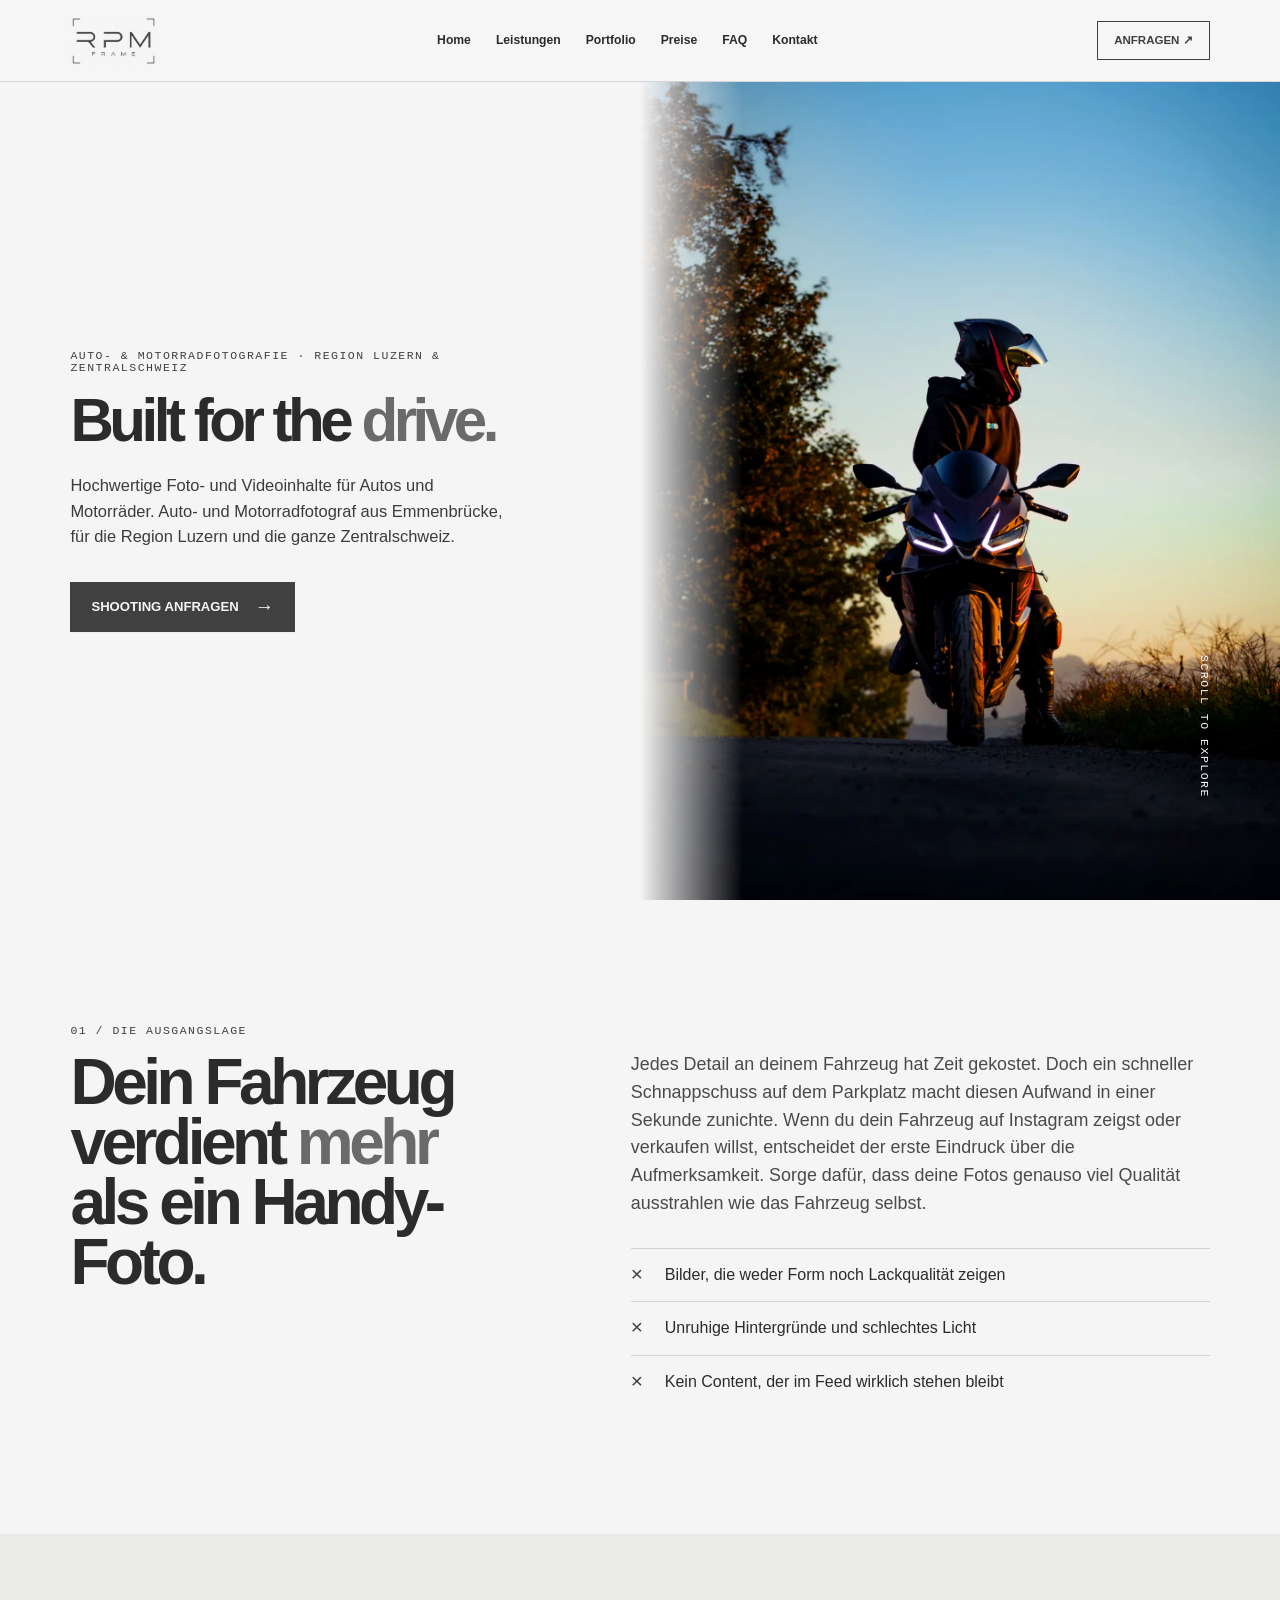
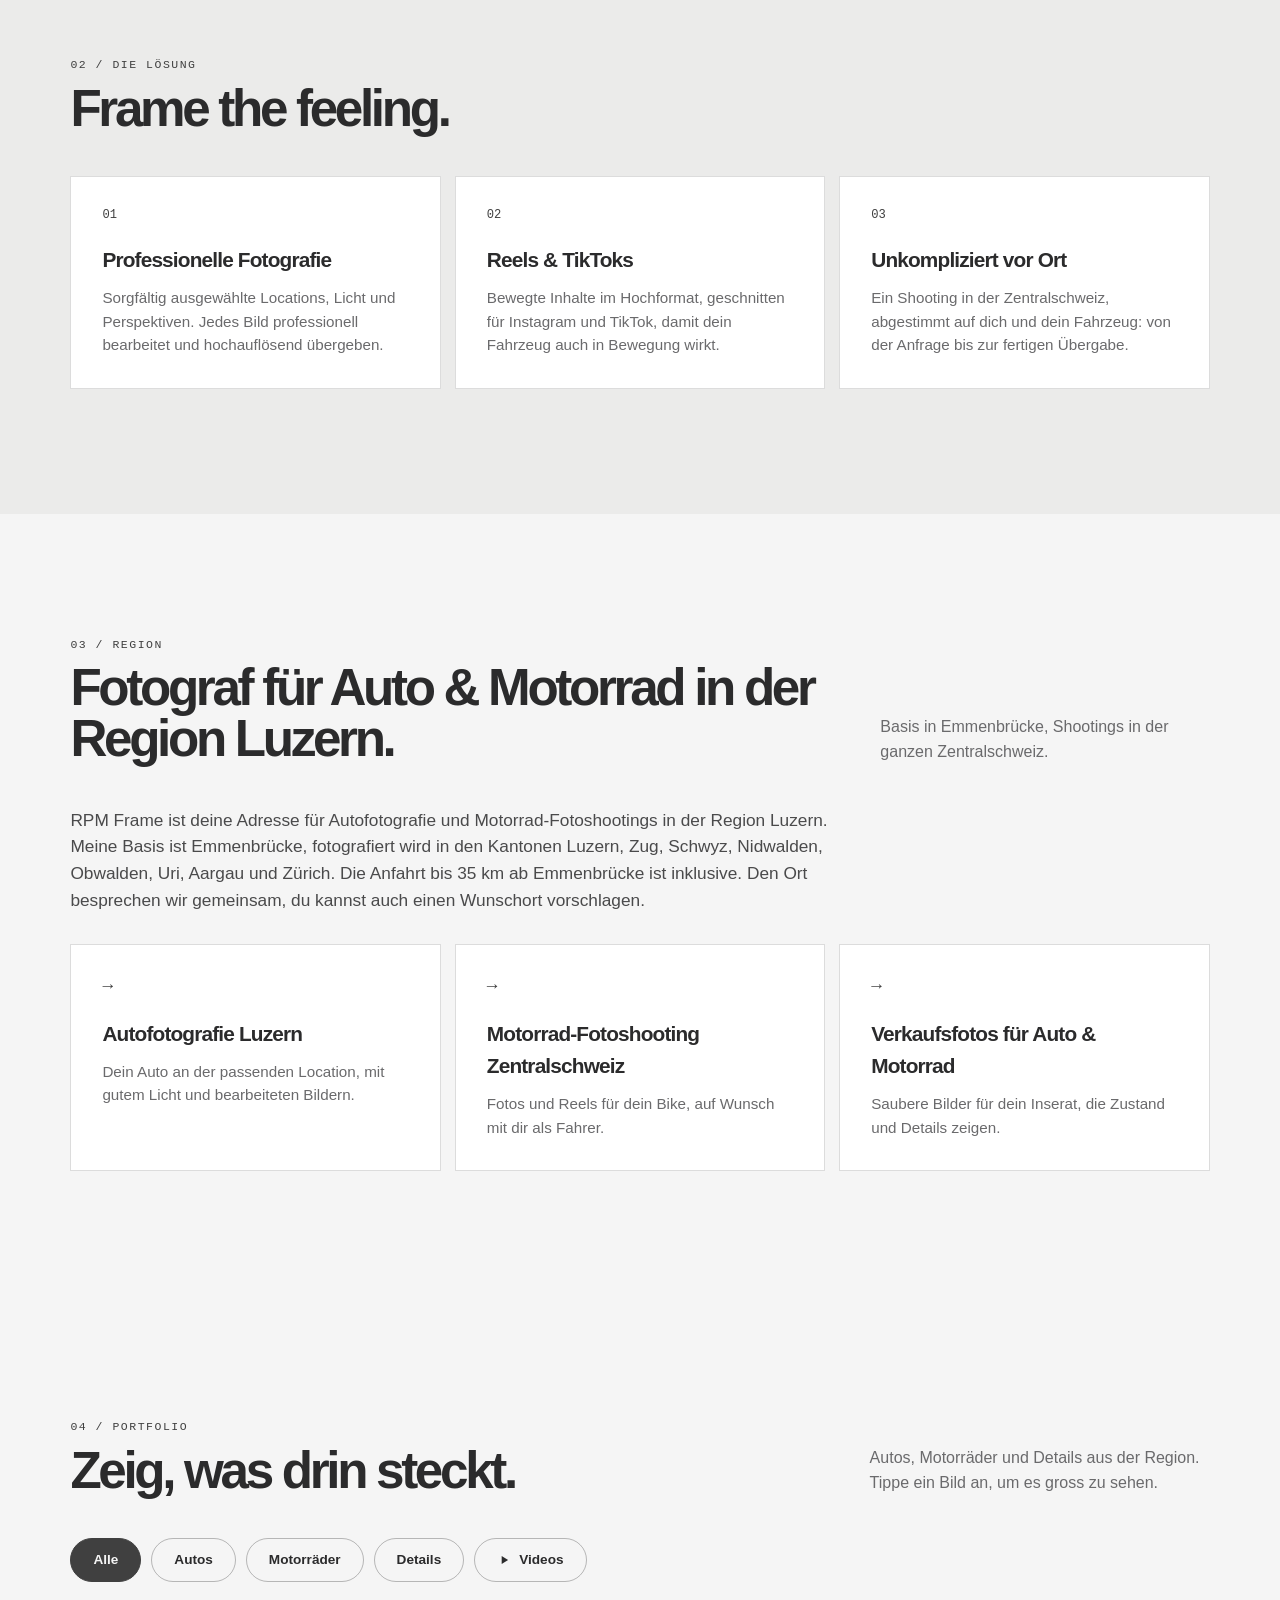
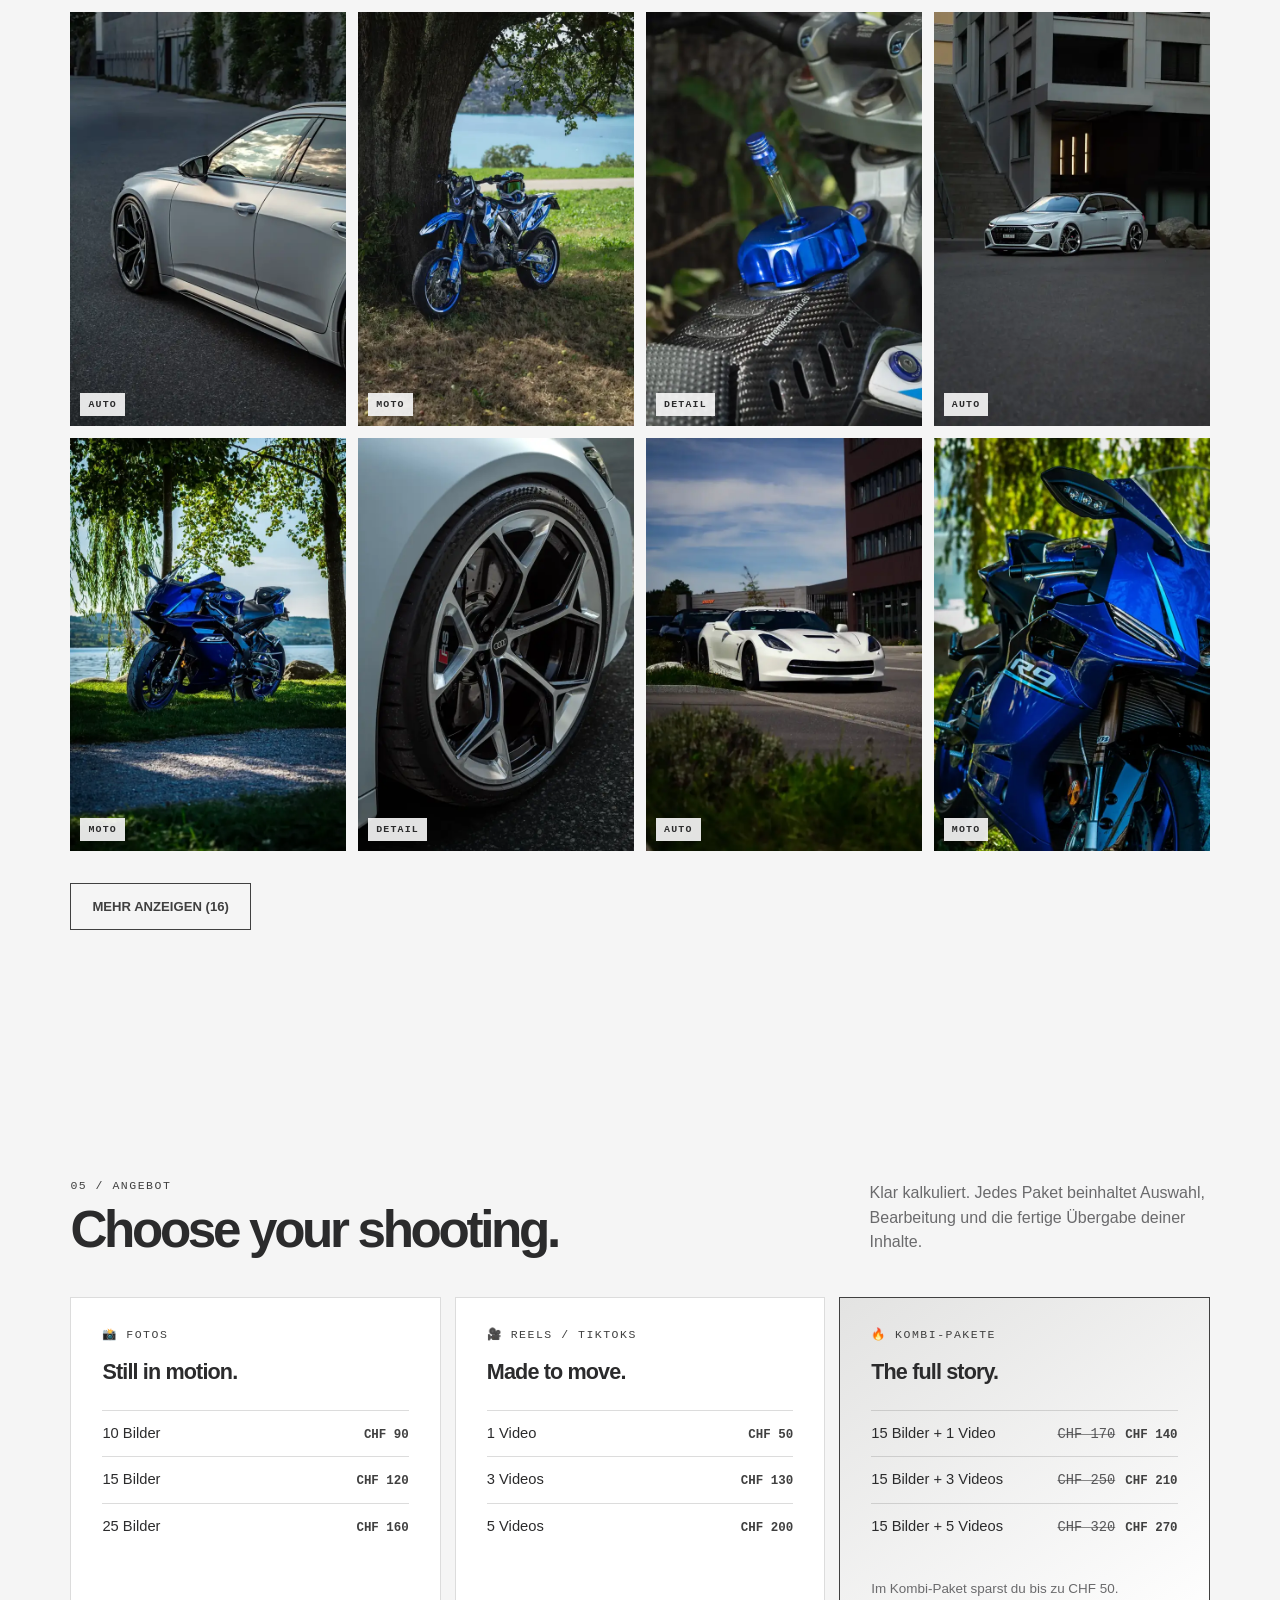
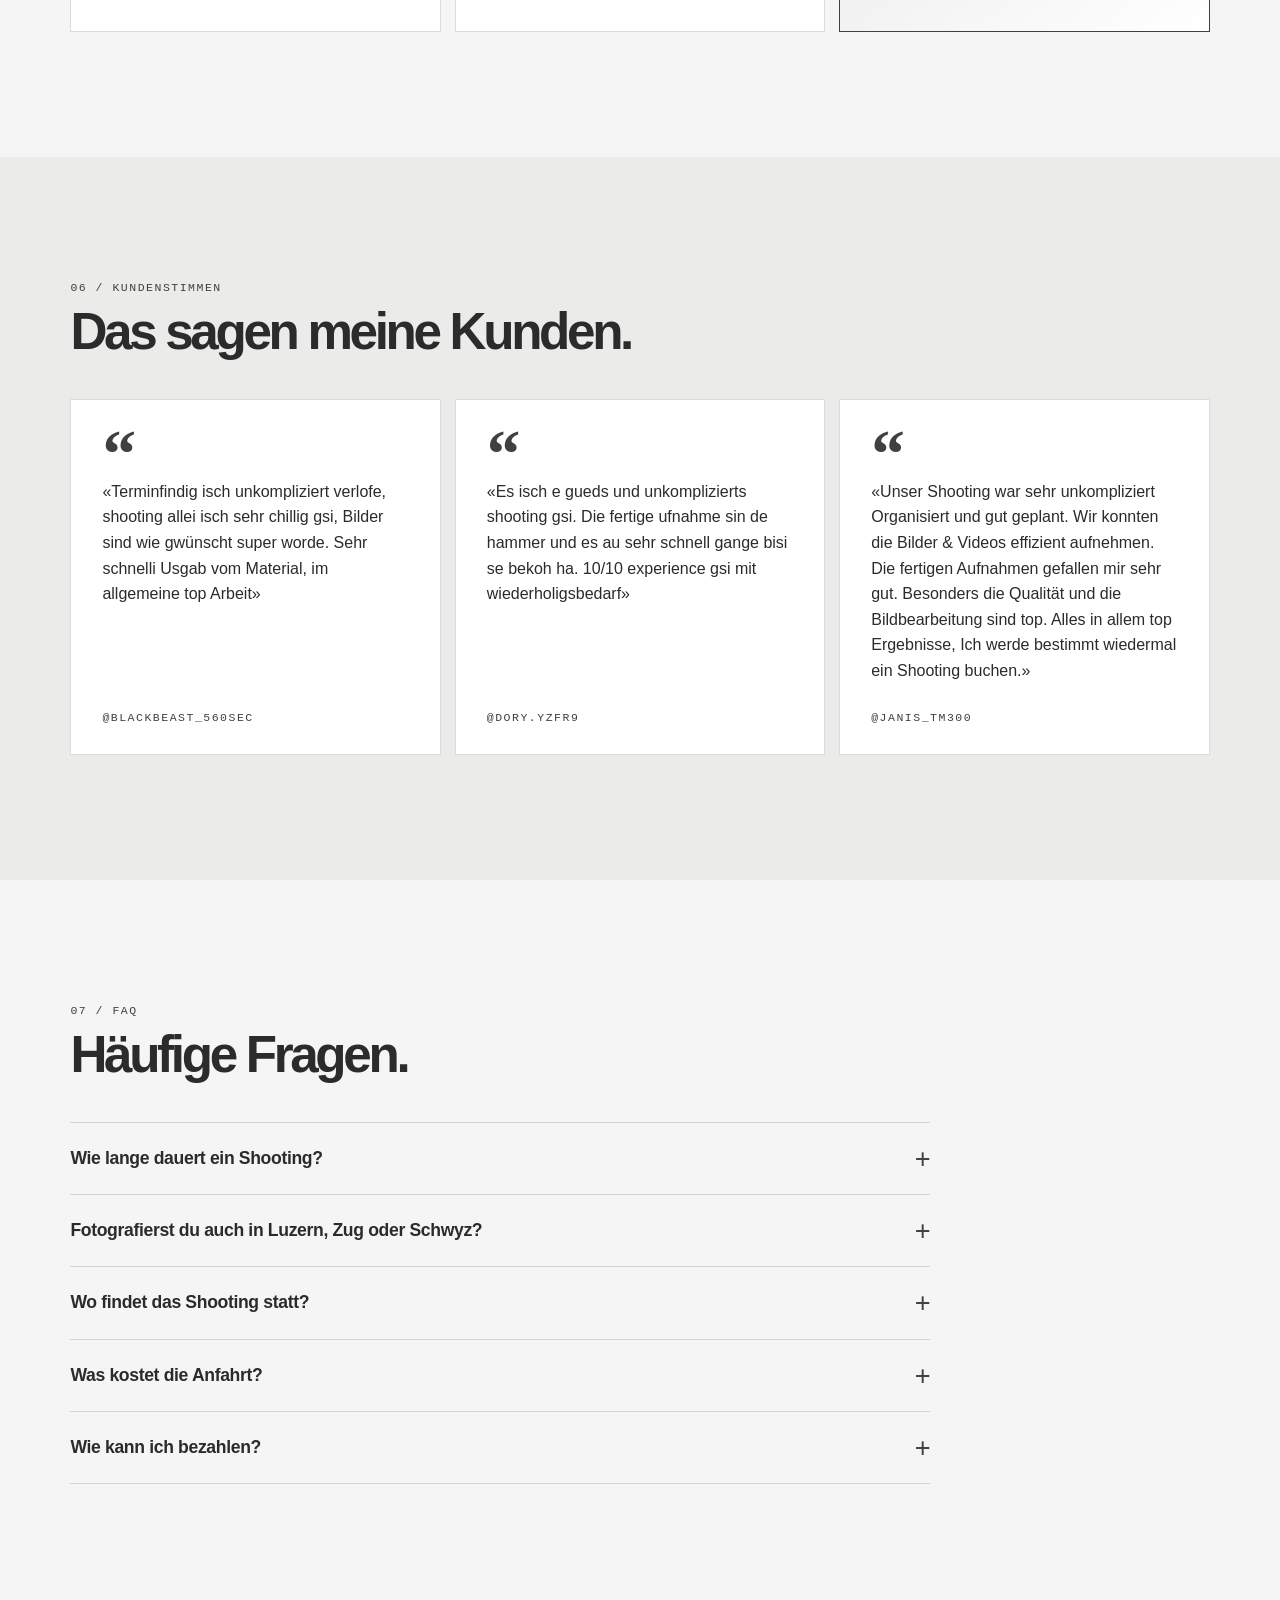
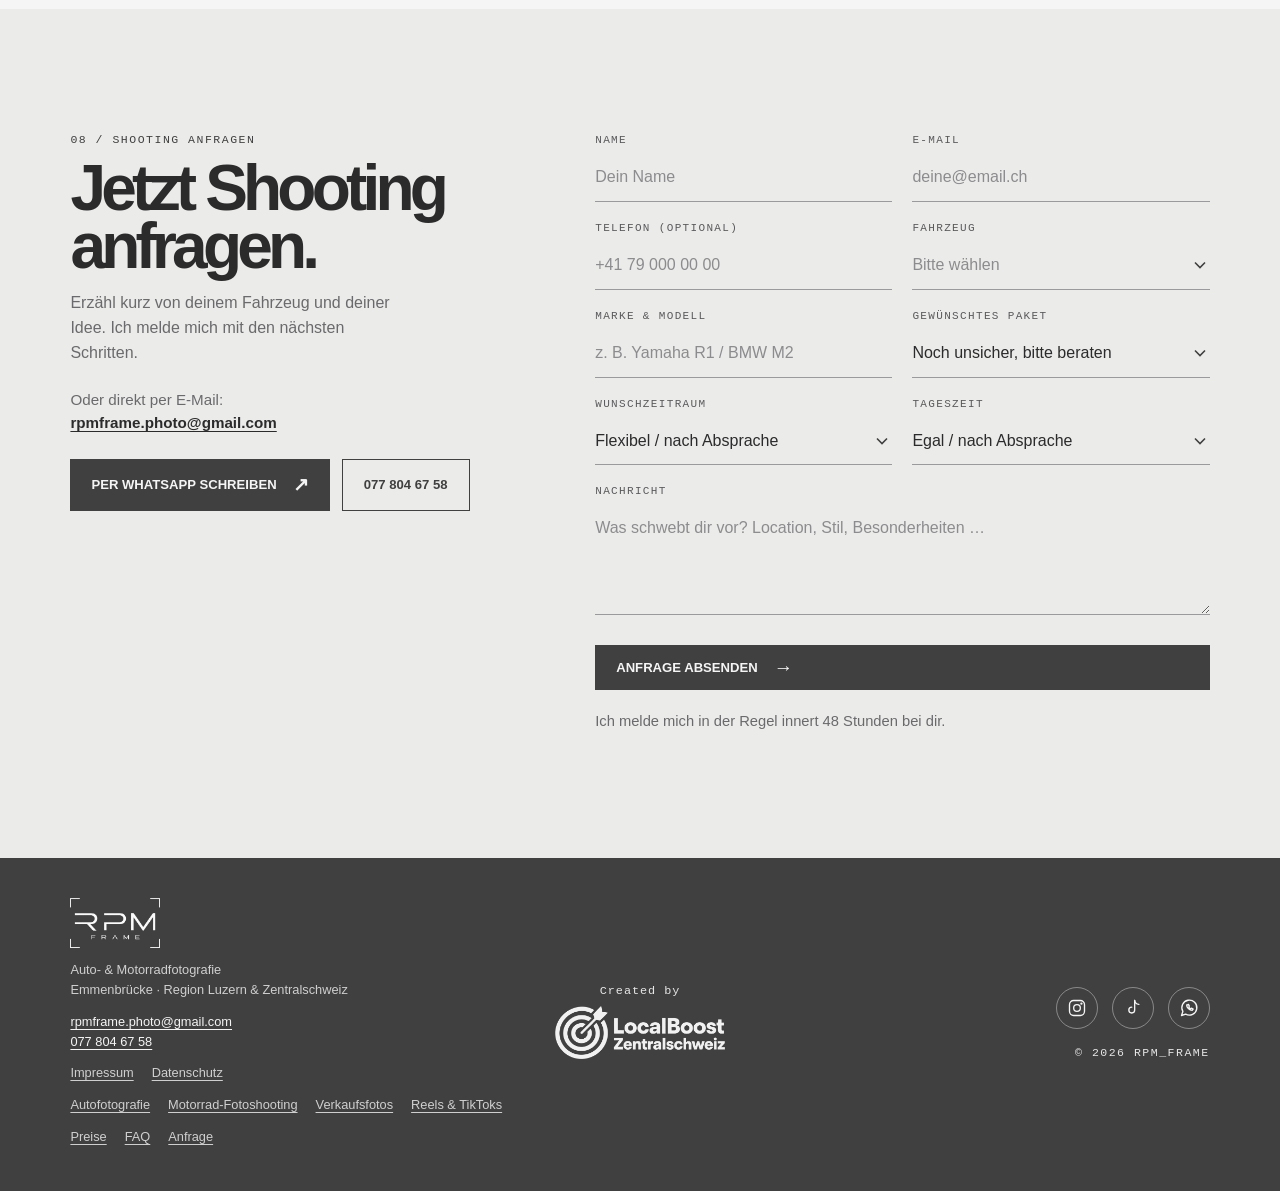
<file: index.html>
<!doctype html>
<html lang="de-CH">
<head>
  <meta charset="utf-8"><meta name="theme-color" content="#f6f6f6"><meta name="viewport" content="width=device-width,initial-scale=1">
  <meta name="description" content="Auto- &amp; Motorradfotografie in der Region Luzern und Zentralschweiz: Fotos ab CHF 90, Reels ab CHF 50. Shooting direkt bei dir. Jetzt unverbindlich anfragen.">
  <title>Autofotograf Luzern &amp; Zentralschweiz | RPM Frame</title>
  <link rel="icon" href="favicon.ico" sizes="any"><link rel="icon" type="image/png" sizes="32x32" href="favicon-32.png"><link rel="icon" type="image/png" sizes="192x192" href="favicon-192.png"><link rel="apple-touch-icon" href="apple-touch-icon.png">
  <link rel="stylesheet" href="assets/style.css">
<link rel="canonical" href="https://rpmframe.ch/"><meta property="og:type" content="website"><meta property="og:locale" content="de_CH"><meta property="og:site_name" content="RPM Frame"><meta property="og:title" content="Autofotograf Luzern &amp; Zentralschweiz | RPM Frame"><meta property="og:description" content="Auto- &amp; Motorradfotografie in der Region Luzern und Zentralschweiz: Fotos ab CHF 90, Reels ab CHF 50. Shooting direkt bei dir. Jetzt unverbindlich anfragen."><meta property="og:url" content="https://rpmframe.ch/"><meta property="og:image" content="https://rpmframe.ch/assets/images/og-image.jpg"><meta property="og:image:width" content="1200"><meta property="og:image:height" content="630"><meta name="twitter:card" content="summary_large_image"><meta name="twitter:title" content="Autofotograf Luzern &amp; Zentralschweiz | RPM Frame"><meta name="twitter:description" content="Auto- &amp; Motorradfotografie in der Region Luzern und Zentralschweiz: Fotos ab CHF 90, Reels ab CHF 50. Shooting direkt bei dir. Jetzt unverbindlich anfragen."><meta name="twitter:image" content="https://rpmframe.ch/assets/images/og-image.jpg">
  <script type="application/ld+json">
{
 "@context": "https://schema.org",
 "@type": "ProfessionalService",
 "@id": "https://rpmframe.ch/#business",
 "name": "RPM Frame",
 "alternateName": "RPM_Frame",
 "foundingDate": "2026-06",
 "description": "Auto- und Motorradfotografie sowie Reels und TikToks in der Region Luzern und der Zentralschweiz.",
 "url": "https://rpmframe.ch/",
 "logo": "https://rpmframe.ch/assets/images/logo-rpm-frame.jpg",
 "image": "https://rpmframe.ch/assets/images/og-image.jpg",
 "telephone": "+41778046758",
 "email": "rpmframe.photo@gmail.com",
 "address": {
  "@type": "PostalAddress",
  "postalCode": "6020",
  "addressLocality": "Emmenbrücke",
  "addressRegion": "LU",
  "addressCountry": "CH"
 },
 "areaServed": [
  {
   "@type": "AdministrativeArea",
   "name": "Luzern"
  },
  {
   "@type": "AdministrativeArea",
   "name": "Zug"
  },
  {
   "@type": "AdministrativeArea",
   "name": "Schwyz"
  },
  {
   "@type": "AdministrativeArea",
   "name": "Nidwalden"
  },
  {
   "@type": "AdministrativeArea",
   "name": "Obwalden"
  },
  {
   "@type": "AdministrativeArea",
   "name": "Uri"
  },
  {
   "@type": "AdministrativeArea",
   "name": "Aargau"
  },
  {
   "@type": "AdministrativeArea",
   "name": "Zürich"
  }
 ],
 "founder": {
  "@type": "Person",
  "name": "Mike Valentin"
 },
 "sameAs": [
  "https://instagram.com/rpm_frame",
  "https://tiktok.com/@rpm_frame"
 ],
 "hasOfferCatalog": {
  "@type": "OfferCatalog",
  "name": "Preise",
  "itemListElement": [
   {
    "@type": "Offer",
    "name": "10 Bilder",
    "price": "90",
    "priceCurrency": "CHF",
    "itemOffered": {
     "@type": "Service",
     "name": "Fotoshooting: 10 Bilder"
    }
   },
   {
    "@type": "Offer",
    "name": "15 Bilder",
    "price": "120",
    "priceCurrency": "CHF",
    "itemOffered": {
     "@type": "Service",
     "name": "Fotoshooting: 15 Bilder"
    }
   },
   {
    "@type": "Offer",
    "name": "25 Bilder",
    "price": "160",
    "priceCurrency": "CHF",
    "itemOffered": {
     "@type": "Service",
     "name": "Fotoshooting: 25 Bilder"
    }
   },
   {
    "@type": "Offer",
    "name": "1 Video",
    "price": "50",
    "priceCurrency": "CHF",
    "itemOffered": {
     "@type": "Service",
     "name": "Reels / TikToks: 1 Video"
    }
   },
   {
    "@type": "Offer",
    "name": "3 Videos",
    "price": "130",
    "priceCurrency": "CHF",
    "itemOffered": {
     "@type": "Service",
     "name": "Reels / TikToks: 3 Videos"
    }
   },
   {
    "@type": "Offer",
    "name": "5 Videos",
    "price": "200",
    "priceCurrency": "CHF",
    "itemOffered": {
     "@type": "Service",
     "name": "Reels / TikToks: 5 Videos"
    }
   },
   {
    "@type": "Offer",
    "name": "15 Bilder + 1 Video",
    "price": "140",
    "priceCurrency": "CHF",
    "itemOffered": {
     "@type": "Service",
     "name": "Kombi-Paket: 15 Bilder + 1 Video"
    }
   },
   {
    "@type": "Offer",
    "name": "15 Bilder + 3 Videos",
    "price": "210",
    "priceCurrency": "CHF",
    "itemOffered": {
     "@type": "Service",
     "name": "Kombi-Paket: 15 Bilder + 3 Videos"
    }
   },
   {
    "@type": "Offer",
    "name": "15 Bilder + 5 Videos",
    "price": "270",
    "priceCurrency": "CHF",
    "itemOffered": {
     "@type": "Service",
     "name": "Kombi-Paket: 15 Bilder + 5 Videos"
    }
   }
  ]
 }
}
</script>
  <script type="application/ld+json">
{
 "@context": "https://schema.org",
 "@type": "FAQPage",
 "mainEntity": [
  {
   "@type": "Question",
   "name": "Wie lange dauert ein Shooting?",
   "acceptedAnswer": {
    "@type": "Answer",
    "text": "Je nach Aufwand und Umfang ca. 1,5 bis 2,5 Stunden."
   }
  },
  {
   "@type": "Question",
   "name": "Fotografierst du auch in Luzern, Zug oder Schwyz?",
   "acceptedAnswer": {
    "@type": "Answer",
    "text": "Ja, ich fotografiere in der ganzen Zentralschweiz, also auch in und um Luzern, Zug, Schwyz, Nidwalden, Obwalden und Uri, sowie in den Kantonen Aargau und Zürich. Basis ist Emmenbrücke, die Anfahrt bis 35 km ist inklusive."
   }
  },
  {
   "@type": "Question",
   "name": "Wo findet das Shooting statt?",
   "acceptedAnswer": {
    "@type": "Answer",
    "text": "In der Zentralschweiz, den Ort besprechen wir gemeinsam. Gute Locations kenne ich, du kannst aber auch einen Wunschort vorschlagen."
   }
  },
  {
   "@type": "Question",
   "name": "Was kostet die Anfahrt?",
   "acceptedAnswer": {
    "@type": "Answer",
    "text": "Die Anfahrt ist bis 35 km ab Emmenbrücke inklusive. Bei längeren Strecken verrechne ich CHF 0.50 pro zusätzlichem Kilometer (hin und zurück). Ich sage es dir vorher, nichts kommt überraschend."
   }
  },
  {
   "@type": "Question",
   "name": "Wie kann ich bezahlen?",
   "acceptedAnswer": {
    "@type": "Answer",
    "text": "Per Twint oder bar, direkt nach dem Shooting."
   }
  }
 ]
}
</script>
</head>
<body>
  <nav class="nav">
    <a class="logo" href="#home" aria-label="RPM Frame Startseite"><img class="brand-logo" src="assets/images/logo-rpm-frame.jpg" alt="RPM Frame" width="87" height="50"></a>
    <div class="links"><a href="#home">Home</a><a href="#loesung">Leistungen</a><a href="#portfolio">Portfolio</a><a href="#angebot">Preise</a><a href="#faq">FAQ</a><a href="#anfrage">Kontakt</a></div>
    <a class="nav-cta" href="#anfrage">ANFRAGEN ↗</a>
  </nav>

  <main>
    <!-- 1 HERO -->
    <section class="hero" id="home">
      <img class="hero-img" src="assets/images/hero-portrait.webp" alt="Motorradfahrer auf seinem Motorrad im Abendlicht" width="1400" height="2100" fetchpriority="high">
      <div class="hero-content">
        <h1 class="mono kicker">Auto- &amp; Motorradfotografie · Region Luzern &amp; Zentralschweiz</h1>
        <p class="slogan">Built for the <span>drive.</span></p>
        <p>Hochwertige Foto- und Videoinhalte für Autos und Motorräder. Auto- und Motorradfotograf aus Emmenbrücke, für die Region Luzern und die ganze Zentralschweiz.</p>
        <a class="button" href="#anfrage">SHOOTING ANFRAGEN <b>→</b></a>
      </div>
      <div class="scroll mono">SCROLL TO EXPLORE</div>
    </section>

    <!-- 2 PROBLEM -->
    <section class="section problem" id="problem">
      <div><div class="mono">01 / Die Ausgangslage</div><h2>Dein Fahrzeug verdient <span>mehr</span> als ein Handy-Foto.</h2></div>
      <div class="problem-copy">
        <p>Jedes Detail an deinem Fahrzeug hat Zeit gekostet. Doch ein schneller Schnappschuss auf dem Parkplatz macht diesen Aufwand in einer Sekunde zunichte. Wenn du dein Fahrzeug auf Instagram zeigst oder verkaufen willst, entscheidet der erste Eindruck über die Aufmerksamkeit. Sorge dafür, dass deine Fotos genauso viel Qualität ausstrahlen wie das Fahrzeug selbst.</p>
        <ul class="pain">
          <li>Bilder, die weder Form noch Lackqualität zeigen</li>
          <li>Unruhige Hintergründe und schlechtes Licht</li>
          <li>Kein Content, der im Feed wirklich stehen bleibt</li>
        </ul>
      </div>
    </section>

    <!-- 3 LÖSUNG -->
    <section class="section solution" id="loesung">
      <div class="eyebrow"><div><div class="mono">02 / Die Lösung</div><h2>Frame the feeling.</h2></div></div>
      <div class="feat-grid">
        <article class="feat"><div class="num">01</div><h3>Professionelle Fotografie</h3><p>Sorgfältig ausgewählte Locations, Licht und Perspektiven. Jedes Bild professionell bearbeitet und hochauflösend übergeben.</p></article>
        <article class="feat"><div class="num">02</div><h3>Reels & TikToks</h3><p>Bewegte Inhalte im Hochformat, geschnitten für Instagram und TikTok, damit dein Fahrzeug auch in Bewegung wirkt.</p></article>
        <article class="feat"><div class="num">03</div><h3>Unkompliziert vor Ort</h3><p>Ein Shooting in der Zentralschweiz, abgestimmt auf dich und dein Fahrzeug: von der Anfrage bis zur fertigen Übergabe.</p></article>
      </div>
    </section>

    <!-- 3b REGION -->
    <section class="section region" id="region">
      <div class="eyebrow"><div><div class="mono">03 / Region</div><h2>Fotograf für Auto &amp; Motorrad in der Region Luzern.</h2></div><p>Basis in Emmenbrücke, Shootings in der ganzen Zentralschweiz.</p></div>
      <p class="region-text">RPM Frame ist deine Adresse für Autofotografie und Motorrad-Fotoshootings in der Region Luzern. Meine Basis ist Emmenbrücke, fotografiert wird in den Kantonen Luzern, Zug, Schwyz, Nidwalden, Obwalden, Uri, Aargau und Zürich. Die Anfahrt bis 35 km ab Emmenbrücke ist inklusive. Den Ort besprechen wir gemeinsam, du kannst auch einen Wunschort vorschlagen.</p>
      <div class="feat-grid">
        <a class="feat feat-link" href="autofotografie-luzern.html"><div class="num">→</div><h3>Autofotografie Luzern</h3><p>Dein Auto an der passenden Location, mit gutem Licht und bearbeiteten Bildern.</p></a>
        <a class="feat feat-link" href="motorrad-fotoshooting-zentralschweiz.html"><div class="num">→</div><h3>Motorrad-Fotoshooting Zentralschweiz</h3><p>Fotos und Reels für dein Bike, auf Wunsch mit dir als Fahrer.</p></a>
        <a class="feat feat-link" href="fahrzeug-verkaufsfotos.html"><div class="num">→</div><h3>Verkaufsfotos für Auto &amp; Motorrad</h3><p>Saubere Bilder für dein Inserat, die Zustand und Details zeigen.</p></a>
      </div>
    </section>

    <!-- 4 PORTFOLIO -->
    <section class="section" id="portfolio">
      <div class="eyebrow"><div><div class="mono">04 / Portfolio</div><h2>Zeig, was drin steckt.</h2></div><p>Autos, Motorräder und Details aus der Region. Tippe ein Bild an, um es gross zu sehen.</p></div>
      <div class="chips" role="group" aria-label="Portfolio filtern">
        <button class="chip" type="button" data-f="alle" aria-pressed="true">Alle</button>
        <button class="chip" type="button" data-f="autos" aria-pressed="false">Autos</button>
        <button class="chip" type="button" data-f="moto" aria-pressed="false">Motorräder</button>
        <button class="chip" type="button" data-f="details" aria-pressed="false">Details</button>
        <button class="chip" type="button" data-f="videos" aria-pressed="false"><svg viewBox="0 0 24 24" width="14" height="14" fill="currentColor" aria-hidden="true"><path d="M8 5v14l11-7z"/></svg>Videos</button>
      </div>
      <div class="gallery" id="grid">
          <button class="shot" type="button" data-cat="autos" data-full="assets/images/portfolio/img-0347.webp"><img src="assets/images/portfolio/img-0347-t.webp" alt="Audi RS6 Avant in Silber, Seitenansicht mit Felge" width="640" height="960" loading="lazy" decoding="async"><span class="tag">Auto</span></button>
          <button class="shot" type="button" data-cat="moto" data-full="assets/images/portfolio/img-0022.webp"><img src="assets/images/portfolio/img-0022-t.webp" alt="Blaue Supermoto unter einem Baum am See" width="640" height="960" loading="lazy" decoding="async"><span class="tag">Moto</span></button>
          <button class="shot" type="button" data-cat="details" data-full="assets/images/portfolio/img-0073.webp"><img src="assets/images/portfolio/img-0073-t.webp" alt="Detail: Tankdeckel mit Carbon-Tank" width="640" height="960" loading="lazy" decoding="async"><span class="tag">Detail</span></button>
          <button class="shot" type="button" data-cat="autos" data-full="assets/images/portfolio/img-0412.webp"><img src="assets/images/portfolio/img-0412-t.webp" alt="Weisser Audi RS6 Avant vor Treppe und Betonfassade" width="640" height="960" loading="lazy" decoding="async"><span class="tag">Auto</span></button>
          <button class="shot" type="button" data-cat="moto" data-full="assets/images/portfolio/img-5609.webp"><img src="assets/images/portfolio/img-5609-t.webp" alt="Blaue Yamaha R6 am Seeufer" width="640" height="960" loading="lazy" decoding="async"><span class="tag">Moto</span></button>
          <button class="shot" type="button" data-cat="details" data-full="assets/images/portfolio/img-0442.webp"><img src="assets/images/portfolio/img-0442-t.webp" alt="Detail: Audi Felge mit Bremse" width="640" height="960" loading="lazy" decoding="async"><span class="tag">Detail</span></button>
          <button class="shot" type="button" data-cat="autos" data-full="assets/images/portfolio/img-6860.webp"><img src="assets/images/portfolio/img-6860-t.webp" alt="Weisse Corvette C7 auf der Strasse" width="640" height="960" loading="lazy" decoding="async"><span class="tag">Auto</span></button>
          <button class="shot" type="button" data-cat="moto" data-full="assets/images/portfolio/img-6111.webp"><img src="assets/images/portfolio/img-6111-t.webp" alt="Blaue Yamaha R9 in der Frontansicht" width="640" height="960" loading="lazy" decoding="async"><span class="tag">Moto</span></button>
          <button class="shot" type="button" data-cat="details" data-full="assets/images/portfolio/img-0523.webp"><img src="assets/images/portfolio/img-0523-t.webp" alt="Detail: Heckleuchte und Auspuff des Audi RS6" width="640" height="960" loading="lazy" decoding="async"><span class="tag">Detail</span></button>
          <button class="shot" type="button" data-cat="autos" data-full="assets/images/portfolio/img-6888.webp"><img src="assets/images/portfolio/img-6888-t.webp" alt="Weisse Corvette in der Seitenansicht" width="640" height="960" loading="lazy" decoding="async"><span class="tag">Auto</span></button>
          <button class="shot" type="button" data-cat="moto" data-full="assets/images/portfolio/img-7791.webp"><img src="assets/images/portfolio/img-7791-t.webp" alt="Fahrer mit Motorrad vor dem Abendhimmel" width="640" height="960" loading="lazy" decoding="async"><span class="tag">Moto</span></button>
          <button class="shot" type="button" data-cat="details" data-full="assets/images/portfolio/img-5629.webp"><img src="assets/images/portfolio/img-5629-t.webp" alt="Detail: Yamaha Logo auf blauem Tank" width="640" height="960" loading="lazy" decoding="async"><span class="tag">Detail</span></button>
          <button class="shot" type="button" data-cat="autos" data-full="assets/images/portfolio/img-6932.webp"><img src="assets/images/portfolio/img-6932-t.webp" alt="Weisser Ford Mustang Shelby mit blauen Rennstreifen" width="640" height="960" loading="lazy" decoding="async"><span class="tag">Auto</span></button>
          <button class="shot" type="button" data-cat="moto" data-full="assets/images/portfolio/img-7868.webp"><img src="assets/images/portfolio/img-7868-t.webp" alt="Motorradfahrerin bei Sonnenuntergang" width="640" height="960" loading="lazy" decoding="async"><span class="tag">Moto</span></button>
          <button class="shot" type="button" data-cat="details" data-full="assets/images/portfolio/img-5720.webp"><img src="assets/images/portfolio/img-5720-t.webp" alt="Detail: Cockpit und Display einer Yamaha" width="640" height="960" loading="lazy" decoding="async"><span class="tag">Detail</span></button>
          <button class="shot" type="button" data-cat="autos" data-full="assets/images/portfolio/img-6984.webp"><img src="assets/images/portfolio/img-6984-t.webp" alt="Ford Mustang Shelby frontal vor Wiese und Wald" width="640" height="960" loading="lazy" decoding="async"><span class="tag">Auto</span></button>
          <button class="shot" type="button" data-cat="moto" data-full="assets/images/portfolio/img-8128.webp"><img src="assets/images/portfolio/img-8128-t.webp" alt="Kawasaki ZX-6R mit Fahrer vor Betonbögen" width="640" height="960" loading="lazy" decoding="async"><span class="tag">Moto</span></button>
          <button class="shot" type="button" data-cat="details" data-full="assets/images/portfolio/img-6006.webp"><img src="assets/images/portfolio/img-6006-t.webp" alt="Detail: Bremsflüssigkeitsbehälter" width="640" height="960" loading="lazy" decoding="async"><span class="tag">Detail</span></button>
          <button class="shot" type="button" data-cat="autos" data-full="assets/images/portfolio/img-7018.webp"><img src="assets/images/portfolio/img-7018-t.webp" alt="Ford Mustang Shelby von hinten mit Schatten" width="640" height="960" loading="lazy" decoding="async"><span class="tag">Auto</span></button>
          <button class="shot" type="button" data-cat="moto" data-full="assets/images/portfolio/img-8148.webp"><img src="assets/images/portfolio/img-8148-t.webp" alt="Kawasaki Ninja, Fahrer in Nahaufnahme" width="640" height="960" loading="lazy" decoding="async"><span class="tag">Moto</span></button>
          <button class="shot" type="button" data-cat="details" data-full="assets/images/portfolio/img-8048.webp"><img src="assets/images/portfolio/img-8048-t.webp" alt="Detail: Auspuff einer Kawasaki" width="640" height="960" loading="lazy" decoding="async"><span class="tag">Detail</span></button>
          <button class="shot" type="button" data-cat="autos" data-full="assets/images/portfolio/img-7156.webp"><img src="assets/images/portfolio/img-7156-t.webp" alt="Dunkler Mercedes in einer Tiefgarage" width="640" height="960" loading="lazy" decoding="async"><span class="tag">Auto</span></button>
          <button class="shot" type="button" data-cat="moto" data-full="assets/images/portfolio/img-8232.webp"><img src="assets/images/portfolio/img-8232-t.webp" alt="Kawasaki ZX-6R vor Betonbögen, Fahrer im Hintergrund" width="640" height="960" loading="lazy" decoding="async"><span class="tag">Moto</span></button>
          <button class="shot" type="button" data-cat="details" data-full="assets/images/portfolio/img-8070.webp"><img src="assets/images/portfolio/img-8070-t.webp" alt="Detail: Kawasaki Verkleidung mit Monster-Design" width="640" height="960" loading="lazy" decoding="async"><span class="tag">Detail</span></button>
      </div>
      <div class="more-wrap"><button class="button ghost" id="more" type="button">MEHR ANZEIGEN</button></div>
      <div class="videos" id="videos" hidden>
        <figure class="vwrap"><div class="vcard"><video preload="none" playsinline poster="assets/images/portfolio/video-r9-poster.webp" aria-label="Reel: Yamaha R9"><source src="assets/video/yamaha-r9.mp4" type="video/mp4"></video><button class="vplay" type="button" aria-label="Video abspielen: Yamaha R9"><span><svg viewBox="0 0 24 24" width="30" height="30" fill="currentColor" aria-hidden="true"><path d="M8 5v14l11-7z"/></svg></span></button></div><figcaption class="mono">Yamaha R9 · Reel</figcaption></figure>
        <figure class="vwrap"><div class="vcard"><video preload="none" playsinline poster="assets/images/portfolio/video-zx6r-poster.webp" aria-label="Reel: Kawasaki ZX-6R"><source src="assets/video/kawasaki-zx6r.mp4" type="video/mp4"></video><button class="vplay" type="button" aria-label="Video abspielen: Kawasaki ZX-6R"><span><svg viewBox="0 0 24 24" width="30" height="30" fill="currentColor" aria-hidden="true"><path d="M8 5v14l11-7z"/></svg></span></button></div><figcaption class="mono">Kawasaki ZX-6R · Reel</figcaption></figure>
        <figure class="vwrap"><div class="vcard"><video preload="none" playsinline poster="assets/images/portfolio/video-smcr-690-1-poster.webp" aria-label="Reel: SMC-R 690 (1)"><source src="assets/video/smcr-690-1.mp4" type="video/mp4"></video><button class="vplay" type="button" aria-label="Video abspielen: SMC-R 690 (1)"><span><svg viewBox="0 0 24 24" width="30" height="30" fill="currentColor" aria-hidden="true"><path d="M8 5v14l11-7z"/></svg></span></button></div><figcaption class="mono">SMC-R 690 (1) · Reel</figcaption></figure>
        <figure class="vwrap"><div class="vcard"><video preload="none" playsinline poster="assets/images/portfolio/video-smcr-690-2-poster.webp" aria-label="Reel: SMC-R 690 (2)"><source src="assets/video/smcr-690-2.mp4" type="video/mp4"></video><button class="vplay" type="button" aria-label="Video abspielen: SMC-R 690 (2)"><span><svg viewBox="0 0 24 24" width="30" height="30" fill="currentColor" aria-hidden="true"><path d="M8 5v14l11-7z"/></svg></span></button></div><figcaption class="mono">SMC-R 690 (2) · Reel</figcaption></figure>
      </div>
    </section>

    <!-- 5 ANGEBOT -->
    <section class="section pricing" id="angebot">
      <div class="eyebrow"><div><div class="mono">05 / Angebot</div><h2>Choose your shooting.</h2></div><p>Klar kalkuliert. Jedes Paket beinhaltet Auswahl, Bearbeitung und die fertige Übergabe deiner Inhalte.</p></div>
      <div class="price-grid">
        <article class="price-card"><div class="mono">📸 Fotos</div><h3>Still in motion.</h3><ul><li><span>10 Bilder</span><span class="p"><b>CHF 90</b></span></li><li><span>15 Bilder</span><span class="p"><b>CHF 120</b></span></li><li><span>25 Bilder</span><span class="p"><b>CHF 160</b></span></li></ul></article>
        <article class="price-card"><div class="mono">🎥 Reels / TikToks</div><h3>Made to move.</h3><ul><li><span>1 Video</span><span class="p"><b>CHF 50</b></span></li><li><span>3 Videos</span><span class="p"><b>CHF 130</b></span></li><li><span>5 Videos</span><span class="p"><b>CHF 200</b></span></li></ul></article>
        <article class="price-card featured"><div class="mono">🔥 Kombi-Pakete</div><h3>The full story.</h3><ul><li><span>15 Bilder + 1 Video</span><span class="p"><s>CHF 170</s><b>CHF 140</b></span></li><li><span>15 Bilder + 3 Videos</span><span class="p"><s>CHF 250</s><b>CHF 210</b></span></li><li><span>15 Bilder + 5 Videos</span><span class="p"><s>CHF 320</s><b>CHF 270</b></span></li></ul><p class="save">Im Kombi-Paket sparst du bis zu CHF 50.</p></article>
      </div>
    </section>

    <!-- 5b KUNDENSTIMMEN -->
    <section class="section reviews" id="stimmen">
      <div class="eyebrow"><div><div class="mono">06 / Kundenstimmen</div><h2>Das sagen meine Kunden.</h2></div></div>
      <div class="quotes">
        <figure class="quote"><blockquote>«Terminfindig isch unkompliziert verlofe, shooting allei isch sehr chillig gsi, Bilder sind wie gwünscht super worde. Sehr schnelli Usgab vom Material, im allgemeine top Arbeit»</blockquote><figcaption class="mono">@BlackBeast_560SEC</figcaption></figure>
        <figure class="quote"><blockquote>«Es isch e gueds und unkomplizierts shooting gsi. Die fertige ufnahme sin de hammer und es au sehr schnell gange bisi se bekoh ha. 10/10 experience gsi mit wiederholigsbedarf»</blockquote><figcaption class="mono">@dory.yzfr9</figcaption></figure>
        <figure class="quote"><blockquote>«Unser Shooting war sehr unkompliziert Organisiert und gut geplant. Wir konnten die Bilder &amp; Videos effizient aufnehmen. Die fertigen Aufnahmen gefallen mir sehr gut. Besonders die Qualität und die Bildbearbeitung sind top. Alles in allem top Ergebnisse, Ich werde bestimmt wiedermal ein Shooting buchen.»</blockquote><figcaption class="mono">@janis_tm300</figcaption></figure>
      </div>
    </section>

    <!-- 5c FAQ -->
    <section class="section faq" id="faq">
      <div class="eyebrow"><div><div class="mono">07 / FAQ</div><h2>Häufige Fragen.</h2></div></div>
      <div class="faq-list">
        <details><summary>Wie lange dauert ein Shooting?</summary><p>Je nach Aufwand und Umfang ca. 1,5 bis 2,5 Stunden.</p></details>
        <details><summary>Fotografierst du auch in Luzern, Zug oder Schwyz?</summary><p>Ja, ich fotografiere in der ganzen Zentralschweiz, also auch in und um Luzern, Zug, Schwyz, Nidwalden, Obwalden und Uri, sowie in den Kantonen Aargau und Zürich. Basis ist Emmenbrücke, die Anfahrt bis 35 km ist inklusive.</p></details>
        <details><summary>Wo findet das Shooting statt?</summary><p>In der Zentralschweiz, den Ort besprechen wir gemeinsam. Gute Locations kenne ich, du kannst aber auch einen Wunschort vorschlagen.</p></details>
        <details><summary>Was kostet die Anfahrt?</summary><p>Die Anfahrt ist bis 35 km ab Emmenbrücke inklusive. Bei längeren Strecken verrechne ich CHF 0.50 pro zusätzlichem Kilometer (hin und zurück). Ich sage es dir vorher, nichts kommt überraschend.</p></details>
        <details><summary>Wie kann ich bezahlen?</summary><p>Per Twint oder bar, direkt nach dem Shooting.</p></details>
      </div>
    </section>

    <!-- 6 CTA -->
    <section class="section contact" id="anfrage">
      <div><div class="mono">08 / Shooting anfragen</div><h2>Jetzt Shooting anfragen.</h2><p>Erzähl kurz von deinem Fahrzeug und deiner Idee. Ich melde mich mit den nächsten Schritten.</p><p class="mailline">Oder direkt per E-Mail:<br><a href="mailto:rpmframe.photo@gmail.com">rpmframe.photo@gmail.com</a></p><div class="contact-direct"><a class="button" href="https://wa.me/41778046758?text=Hallo%20Mike%2C%20ich%20interessiere%20mich%20f%C3%BCr%20ein%20Shooting." target="_blank" rel="noopener">PER WHATSAPP SCHREIBEN <b>↗</b></a><a class="button ghost" href="tel:+41778046758" aria-label="Anrufen: 077 804 67 58">077 804 67 58</a></div></div>
      <form class="form" action="https://formspree.io/f/xbgdvpby" method="POST">
        <input type="hidden" name="_subject" value="Neue Shooting-Anfrage – RPM_Frame">
        <input type="text" name="_gotcha" tabindex="-1" autocomplete="off" style="display:none" aria-hidden="true">
        <div class="field"><label for="name">Name</label><input id="name" name="name" required autocomplete="name" placeholder="Dein Name"></div>
        <div class="field"><label for="email">E-Mail</label><input id="email" name="email" type="email" inputmode="email" required autocomplete="email" placeholder="deine@email.ch"></div>
        <div class="field"><label for="phone">Telefon (optional)</label><input id="phone" name="phone" type="tel" inputmode="tel" autocomplete="tel" placeholder="+41 79 000 00 00"></div>
        <div class="field"><label for="type">Fahrzeug</label><select id="type" name="fahrzeug_typ" required><option value="" selected disabled>Bitte wählen</option><option>Auto</option><option>Motorrad</option><option>Mehrere Fahrzeuge</option><option>Anderes</option></select></div>
        <div class="field"><label for="model">Marke &amp; Modell</label><input id="model" name="fahrzeug_modell" placeholder="z. B. Yamaha R1 / BMW M2"></div>
        <div class="field"><label for="pack">Gewünschtes Paket</label><select id="pack" name="paket"><option>Noch unsicher, bitte beraten</option><optgroup label="Fotos"><option>10 Bilder (CHF 90)</option><option>15 Bilder (CHF 120)</option><option>25 Bilder (CHF 160)</option></optgroup><optgroup label="Reels / TikToks"><option>1 Video (CHF 50)</option><option>3 Videos (CHF 130)</option><option>5 Videos (CHF 200)</option></optgroup><optgroup label="Kombi-Pakete"><option>15 Bilder + 1 Video (CHF 140)</option><option>15 Bilder + 3 Videos (CHF 210)</option><option>15 Bilder + 5 Videos (CHF 270)</option></optgroup></select></div>
        <div class="field"><label for="when">Wunschzeitraum</label><select id="when" name="zeitraum"><option>Flexibel / nach Absprache</option><option>So bald wie möglich</option><option>In den nächsten 2 Wochen</option><option>In 1–2 Monaten</option><option value="Bestimmtes Datum">Bestimmtes Datum wählen …</option></select></div>
        <div class="field"><label for="light">Tageszeit</label><select id="light" name="tageszeit"><option>Egal / nach Absprache</option><option>Sonnenaufgang / früher Morgen</option><option>Tagsüber</option><option>Golden Hour / Abend</option><option>Nacht / Blaue Stunde</option></select></div>
        <div class="field full" id="dateWrap" hidden><label for="date">Wunschdatum</label><input id="date" name="wunschdatum" type="date"></div>
        <div class="field full"><label for="message">Nachricht</label><textarea id="message" name="message" required placeholder="Was schwebt dir vor? Location, Stil, Besonderheiten …"></textarea></div>
        <div class="field full"><button class="button submit" type="submit">ANFRAGE ABSENDEN <b>→</b></button></div>
        <div class="field full"><p class="form-note">Ich melde mich in der Regel innert 48 Stunden bei dir.</p>
        <p class="form-status" id="formStatus" role="status" aria-live="polite" hidden></p></div>
      </form>
    </section>
  </main>

  <div class="stick" id="stick"><a class="button" href="#anfrage">SHOOTING ANFRAGEN <b>→</b></a><a class="wa" href="https://wa.me/41778046758?text=Hallo%20Mike%2C%20ich%20interessiere%20mich%20f%C3%BCr%20ein%20Shooting." target="_blank" rel="noopener" aria-label="Per WhatsApp schreiben"><svg viewBox="0 0 24 24" fill="none" stroke="currentColor" stroke-width="1.6" stroke-linecap="round" stroke-linejoin="round" aria-hidden="true"><path d="M3 21l1.65-4.9A9 9 0 1 1 8 19.4L3 21z"/><path d="M9.2 8.2c-.3 2.9 3.4 6.6 6.6 6.6l1.2-1.5-2.1-1.1-.9.7c-.9-.4-1.9-1.4-2.3-2.3l.7-.9-1.1-2.1-1.1.6z"/></svg></a></div>

  <footer>
    <div class="f-left"><a class="logo" href="#home" aria-label="RPM Frame Startseite"><img class="brand-logo" src="assets/images/logo-rpm-frame-light.png" alt="RPM Frame" width="90" height="50"></a><p>Auto- &amp; Motorradfotografie<br>Emmenbrücke · Region Luzern &amp; Zentralschweiz</p><p><a class="f-mail" href="mailto:rpmframe.photo@gmail.com">rpmframe.photo@gmail.com</a><br><a class="f-mail" href="tel:+41778046758">077 804 67 58</a></p><p class="f-legal"><a href="impressum.html">Impressum</a><a href="datenschutz.html">Datenschutz</a></p><p class="f-legal f-services"><a href="autofotografie-luzern.html">Autofotografie</a><a href="motorrad-fotoshooting-zentralschweiz.html">Motorrad-Fotoshooting</a><a href="fahrzeug-verkaufsfotos.html">Verkaufsfotos</a><a href="reels-tiktok-auto.html">Reels &amp; TikToks</a></p><p class="f-legal f-services"><a href="#angebot">Preise</a><a href="#faq">FAQ</a><a href="#anfrage">Anfrage</a></p></div>
    <a class="credit" href="https://localboost-zs.ch" target="_blank" rel="noopener" aria-label="Created by LocalBoost"><span class="mono">Created by</span><img src="assets/images/localboost-zentralschweiz-white.png" alt="LocalBoost Zentralschweiz" width="170" height="54" loading="lazy"></a>
    <div class="footer-side"><div class="social"><a href="https://instagram.com/rpm_frame" target="_blank" rel="noopener" aria-label="Instagram @rpm_frame"><svg viewBox="0 0 24 24" fill="none" stroke="currentColor" stroke-width="1.6" stroke-linecap="round" stroke-linejoin="round"><rect x="3" y="3" width="18" height="18" rx="5"/><circle cx="12" cy="12" r="4"/><circle cx="17.3" cy="6.7" r=".6" fill="currentColor"/></svg></a><a href="https://tiktok.com/@rpm_frame" target="_blank" rel="noopener" aria-label="TikTok @rpm_frame"><svg viewBox="0 0 24 24" fill="none" stroke="currentColor" stroke-width="1.6" stroke-linecap="round" stroke-linejoin="round"><path d="M14 3v11.5a3.5 3.5 0 1 1-3.5-3.5"/><path d="M14 3c.4 2.6 2.2 4.4 5 4.6"/></svg></a><a href="https://wa.me/41778046758?text=Hallo%20Mike%2C%20ich%20interessiere%20mich%20f%C3%BCr%20ein%20Shooting." target="_blank" rel="noopener" aria-label="WhatsApp"><svg viewBox="0 0 24 24" fill="none" stroke="currentColor" stroke-width="1.6" stroke-linecap="round" stroke-linejoin="round" aria-hidden="true"><path d="M3 21l1.65-4.9A9 9 0 1 1 8 19.4L3 21z"/><path d="M9.2 8.2c-.3 2.9 3.4 6.6 6.6 6.6l1.2-1.5-2.1-1.1-.9.7c-.9-.4-1.9-1.4-2.3-2.3l.7-.9-1.1-2.1-1.1.6z"/></svg></a></div><div class="mono">© 2026 RPM_Frame</div></div>
  </footer>

<div class="lb" id="lb" role="dialog" aria-modal="true" aria-label="Bildansicht"><button class="lb-btn lb-close" type="button" aria-label="Schliessen">×</button><button class="lb-btn lb-prev" type="button" aria-label="Vorheriges Bild">←</button><img id="lbImg" alt=""><button class="lb-btn lb-next" type="button" aria-label="Nächstes Bild">→</button><div class="mono lb-count" id="lbCount"></div></div>

  <script>
  (function(){
    function $(q,r){return (r||document).querySelector(q)}
    function $$(q,r){return [].slice.call((r||document).querySelectorAll(q))}
    /* ---- Portfolio: Filter ---- */
    var grid=$('#grid'),vids=$('#videos'),shots=$$('.shot',grid),chips=$$('.chip'),more=$('#more'),LIMIT=8,filter='alle',expanded=false;
    function pauseAll(except){$$('.vcard video').forEach(function(v){if(v!==except)v.pause()})}
    function render(){
      var isVid=filter==='videos';
      grid.hidden=isVid;vids.hidden=!isVid;
      if(isVid){pauseAll();more.parentNode.hidden=true;return}
      var list=shots.filter(function(s){return filter==='alle'||s.getAttribute('data-cat')===filter});
      shots.forEach(function(s){s.hidden=true});
      list.forEach(function(s,i){s.hidden=!(expanded||i<LIMIT)});
      var rest=list.length-LIMIT;
      more.parentNode.hidden=expanded||rest<=0;
      more.textContent='MEHR ANZEIGEN ('+Math.max(rest,0)+')';
    }
    chips.forEach(function(c){c.addEventListener('click',function(){
      filter=c.getAttribute('data-f');expanded=false;
      chips.forEach(function(x){x.setAttribute('aria-pressed',x===c)});render();
    })});
    more.addEventListener('click',function(){expanded=true;render()});
    render();
    /* ---- Videos ---- */
    $$('.vcard').forEach(function(c){
      var v=$('video',c),b=$('.vplay',c);
      b.addEventListener('click',function(){pauseAll(v);v.controls=true;b.hidden=true;v.play()});
      v.addEventListener('ended',function(){v.controls=false;b.hidden=false;v.currentTime=0});
      v.addEventListener('play',function(){pauseAll(v)});
    });
    /* ---- Lightbox ---- */
    var lb=$('#lb'),lbImg=$('#lbImg'),lbCount=$('#lbCount'),cur=[],idx=0,opener=null;
    function show(){var s=cur[idx];lbImg.src=s.getAttribute('data-full');lbImg.alt=$('img',s).alt;lbCount.textContent=(idx+1)+' / '+cur.length;
      var n=new Image();n.src=cur[(idx+1)%cur.length].getAttribute('data-full')}
    function nav(d){idx=(idx+d+cur.length)%cur.length;show()}
    function open(s){cur=shots.filter(function(x){return !x.hidden});idx=cur.indexOf(s);opener=s;show();lb.classList.add('open');document.body.style.overflow='hidden';$('.lb-close').focus()}
    function close(){lb.classList.remove('open');document.body.style.overflow='';lbImg.removeAttribute('src');if(opener)opener.focus()}
    shots.forEach(function(s){s.addEventListener('click',function(){open(s)})});
    $('.lb-close').addEventListener('click',close);$('.lb-prev').addEventListener('click',function(){nav(-1)});$('.lb-next').addEventListener('click',function(){nav(1)});
    lb.addEventListener('click',function(e){if(e.target===lb)close()});
    addEventListener('keydown',function(e){if(!lb.classList.contains('open'))return;if(e.key==='Escape')close();if(e.key==='ArrowLeft')nav(-1);if(e.key==='ArrowRight')nav(1)});
    var tx=null;lb.addEventListener('touchstart',function(e){tx=e.touches[0].clientX},{passive:true});
    lb.addEventListener('touchend',function(e){if(tx===null)return;var dx=e.changedTouches[0].clientX-tx;tx=null;if(Math.abs(dx)>50)nav(dx<0?1:-1)});
    /* ---- Formular: Datum nur bei Bedarf ---- */
    var when=$('#when'),dw=$('#dateWrap'),di=$('#date');
    di.min=new Date().toISOString().slice(0,10);
    when.addEventListener('change',function(){var on=when.value==='Bestimmtes Datum';dw.hidden=!on;di.required=on;if(!on)di.value=''});
    /* ---- Formular senden (Formspree, ohne Seitenwechsel) ---- */
    var form=$('.form'),status=$('#formStatus'),sbtn=$('.submit',form);
    form.addEventListener('submit',function(e){
      e.preventDefault();
      var label=sbtn.innerHTML;sbtn.disabled=true;sbtn.innerHTML='WIRD GESENDET …';status.hidden=true;
      fetch(form.action,{method:'POST',body:new FormData(form),headers:{'Accept':'application/json'}})
        .then(function(r){if(!r.ok)throw new Error('send');form.reset();dw.hidden=true;di.required=false;
          status.textContent='Danke! Deine Anfrage ist angekommen. Ich melde mich in der Regel innert 48 Stunden bei dir.';status.className='form-status ok';status.hidden=false})
        .catch(function(){status.textContent='Das hat leider nicht geklappt. Bitte versuche es nochmals oder schreib mir direkt an rpmframe.photo@gmail.com.';status.className='form-status err';status.hidden=false})
        .then(function(){sbtn.disabled=false;sbtn.innerHTML=label;status.scrollIntoView({block:'nearest',behavior:'smooth'})});
    });
    /* ---- Mobile: fixe Anfrage-Leiste ---- */
    var stick=$('#stick'),vis={};
    if('IntersectionObserver' in window){
      var io=new IntersectionObserver(function(es){es.forEach(function(e){vis[e.target.id||e.target.tagName]=e.isIntersecting});
        stick.classList.toggle('show',!vis.home&&!vis.anfrage&&!vis.FOOTER)});
      [$('#home'),$('#anfrage'),$('footer')].forEach(function(el){io.observe(el)});
    }
  })();
  </script>
</body>
</html>
</file>
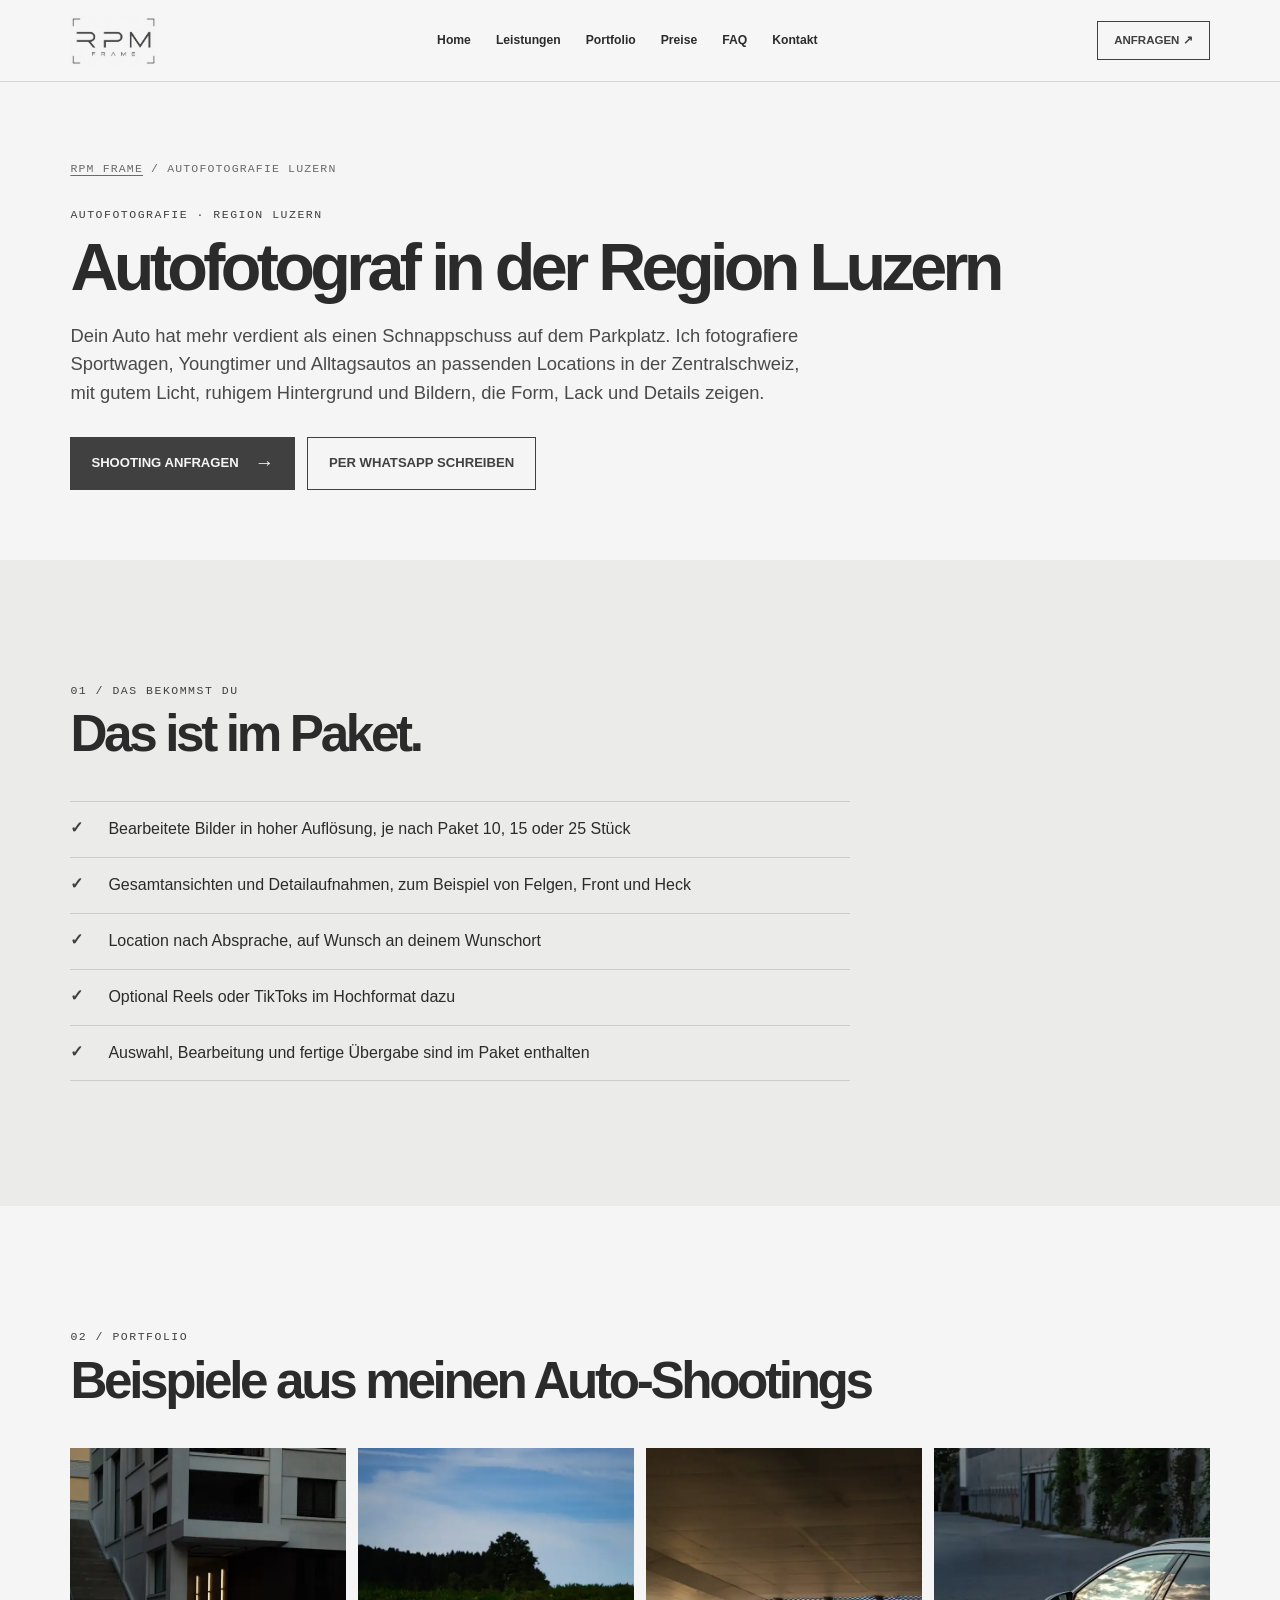
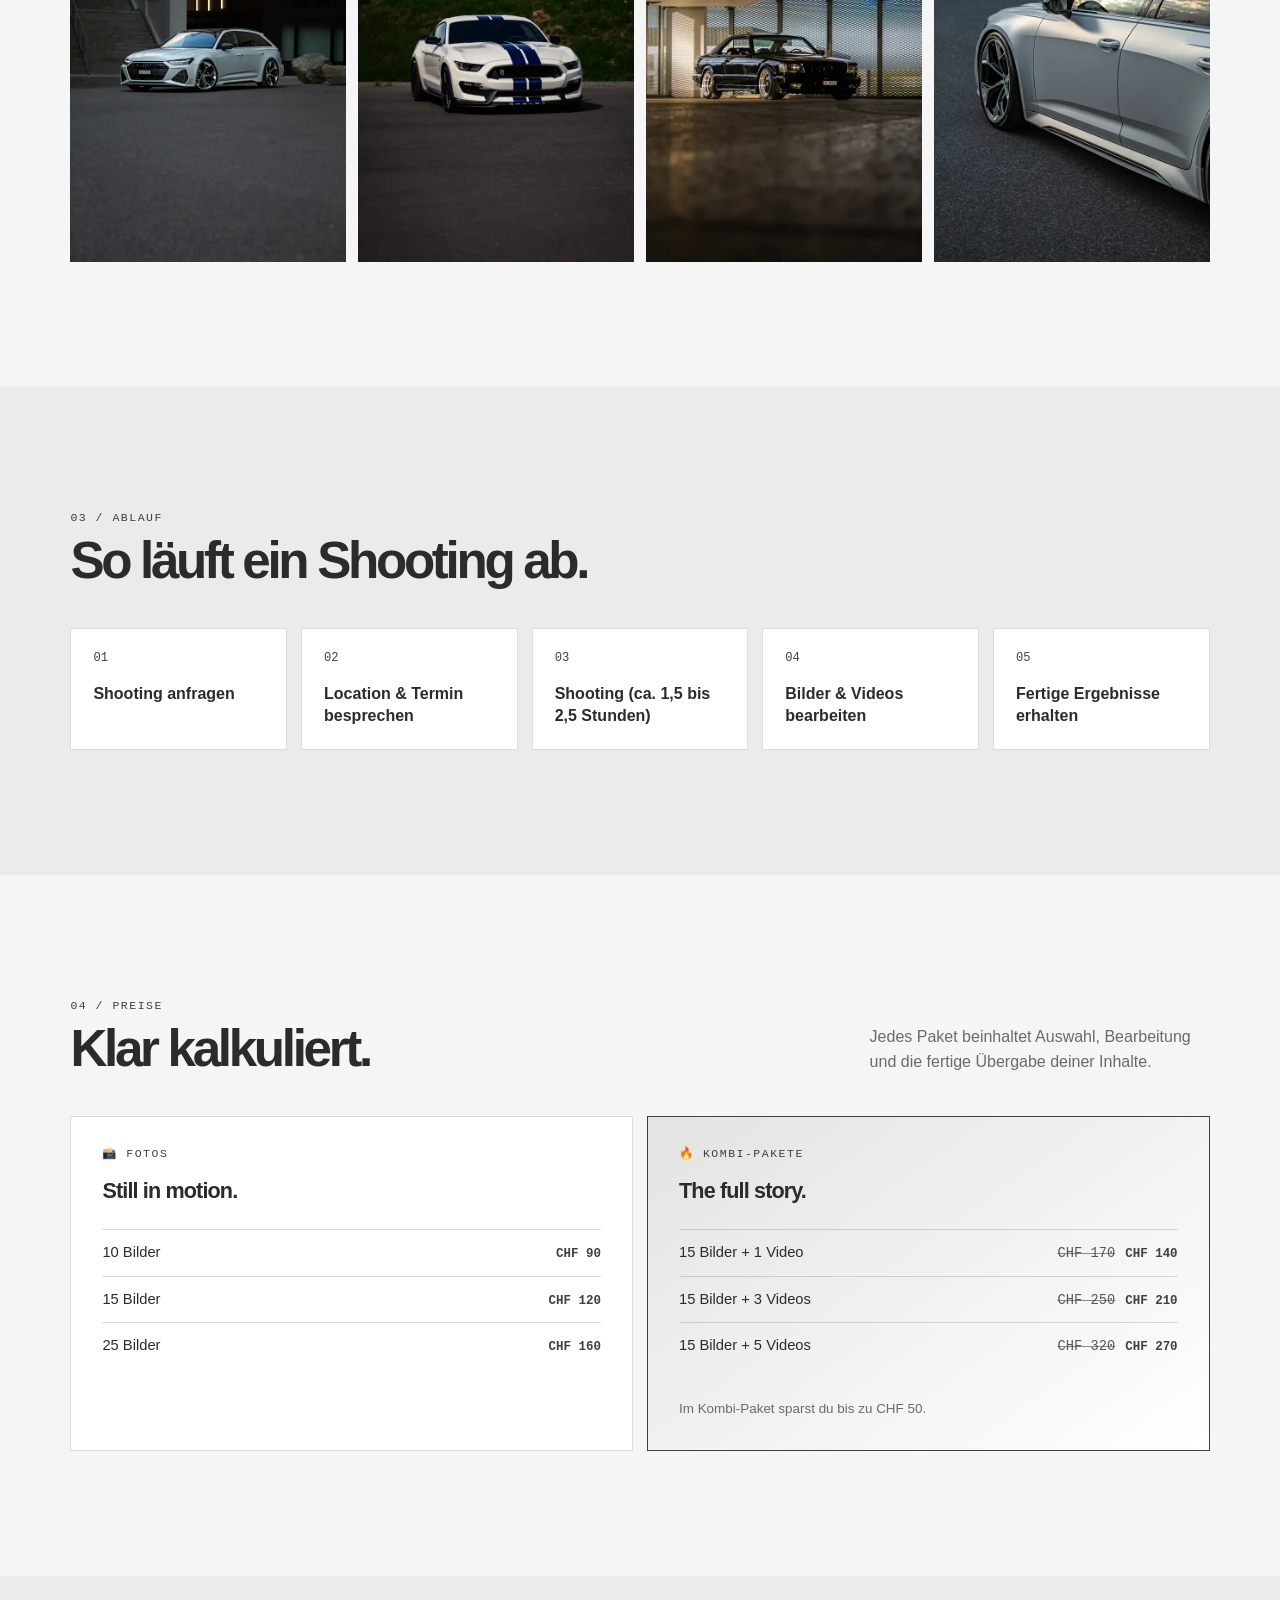
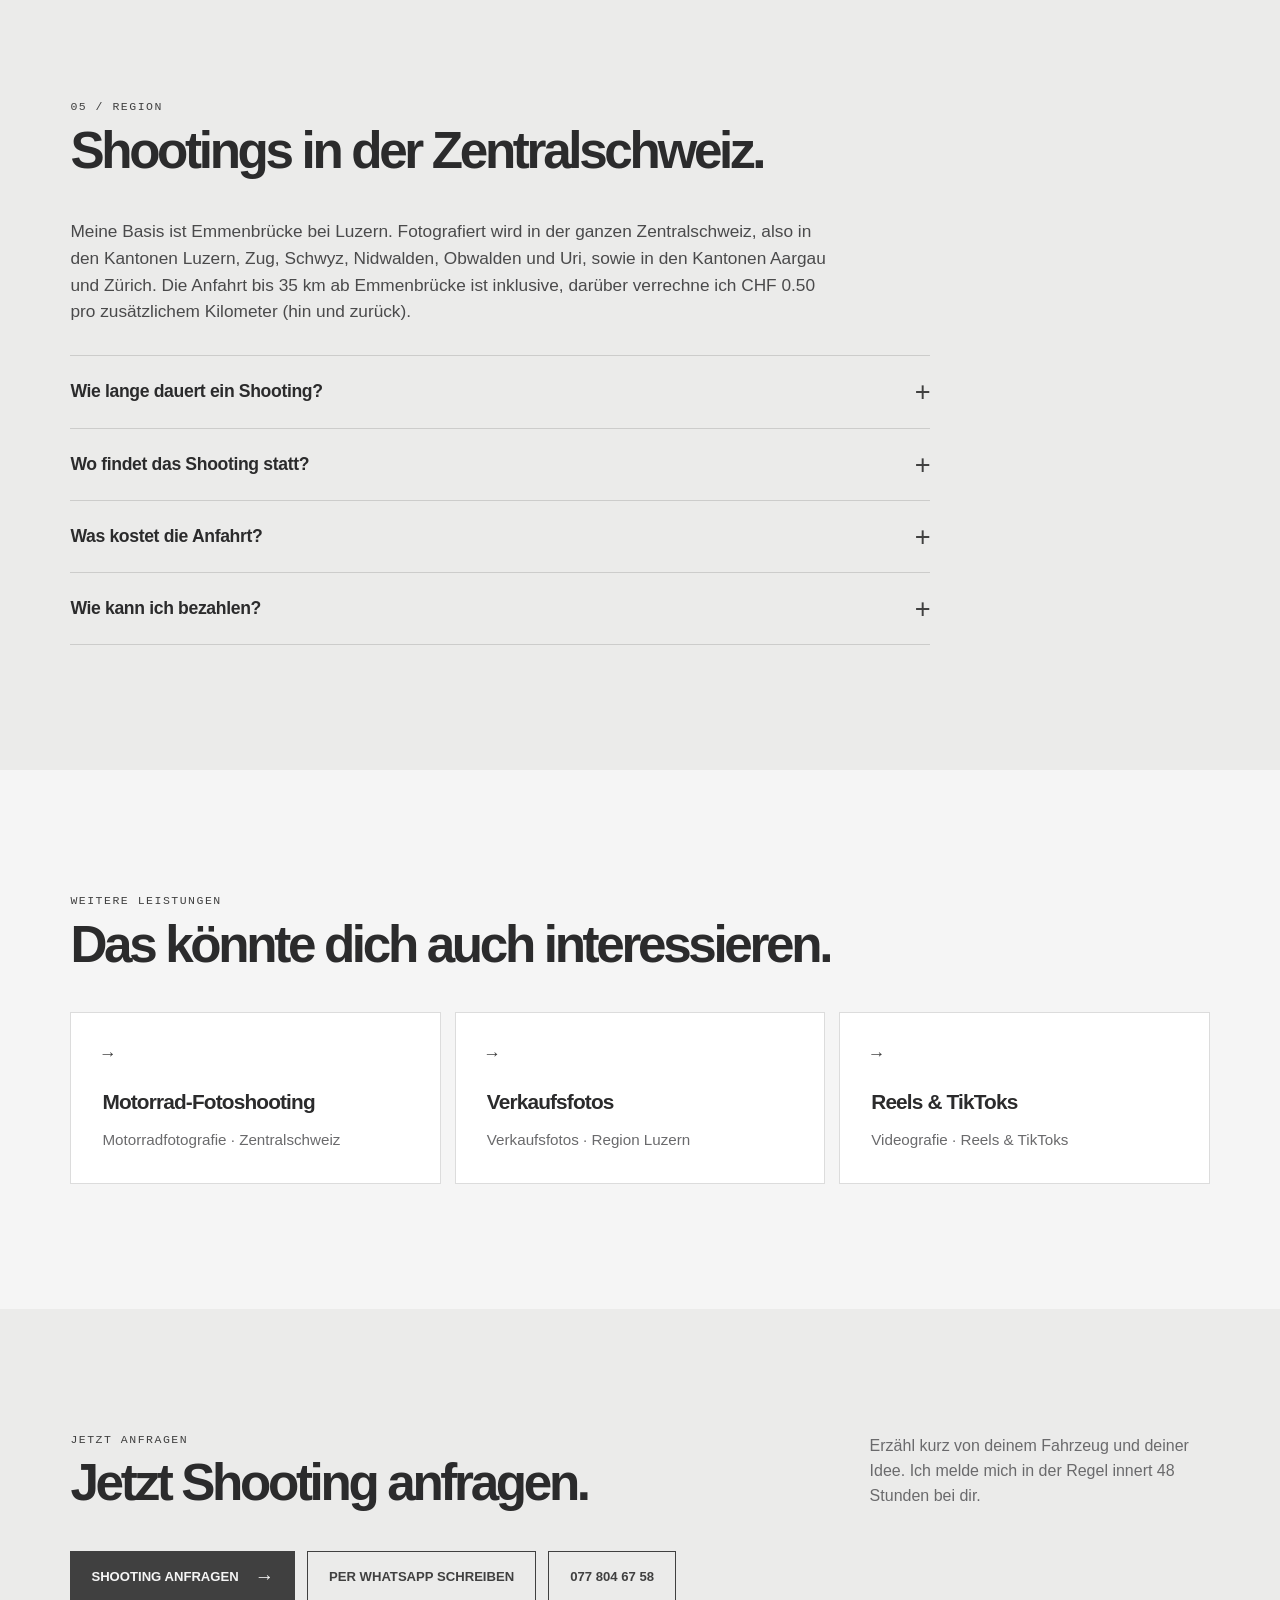
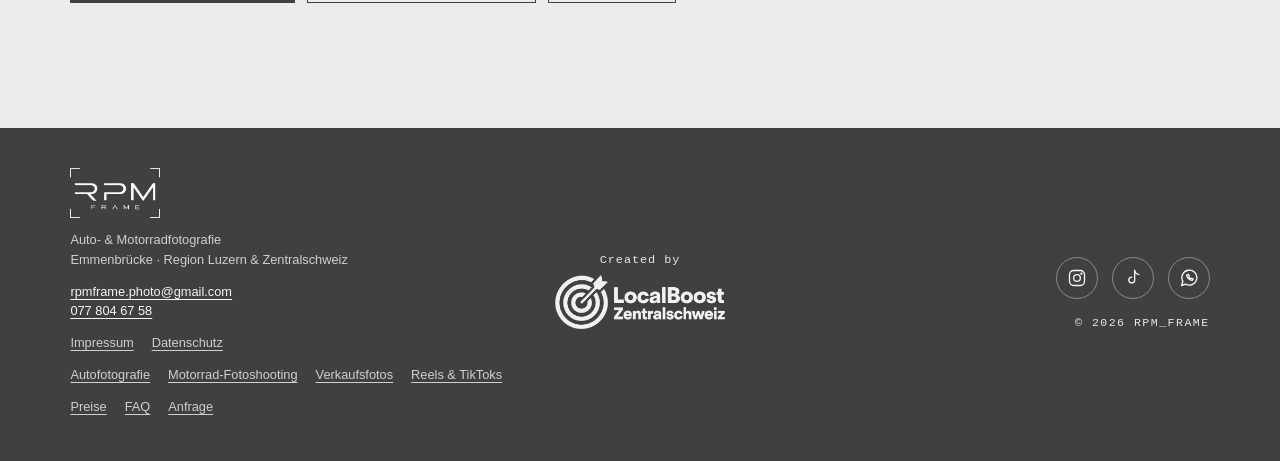
<file: autofotografie-luzern.html>
<!doctype html>
<html lang="de-CH">
<head>
  <meta charset="utf-8"><meta name="viewport" content="width=device-width,initial-scale=1"><meta name="theme-color" content="#f6f6f6">
  <meta name="description" content="Autofotograf aus der Region Luzern: Auto-Fotoshooting mit bearbeiteten Bildern ab CHF 90. Shootings in der Zentralschweiz, Anfahrt bis 35 km inklusive.">
  <title>Autofotograf Luzern | Auto-Fotoshooting | RPM Frame</title>
  <link rel="icon" href="favicon.ico" sizes="any"><link rel="icon" type="image/png" sizes="32x32" href="favicon-32.png"><link rel="icon" type="image/png" sizes="192x192" href="favicon-192.png"><link rel="apple-touch-icon" href="apple-touch-icon.png">
  <link rel="stylesheet" href="assets/style.css">
  <link rel="canonical" href="https://rpmframe.ch/autofotografie-luzern"><meta property="og:type" content="website"><meta property="og:locale" content="de_CH"><meta property="og:site_name" content="RPM Frame"><meta property="og:title" content="Autofotograf Luzern | Auto-Fotoshooting | RPM Frame"><meta property="og:description" content="Autofotograf aus der Region Luzern: Auto-Fotoshooting mit bearbeiteten Bildern ab CHF 90. Shootings in der Zentralschweiz, Anfahrt bis 35 km inklusive."><meta property="og:url" content="https://rpmframe.ch/autofotografie-luzern"><meta property="og:image" content="https://rpmframe.ch/assets/images/og-image.jpg"><meta property="og:image:width" content="1200"><meta property="og:image:height" content="630"><meta name="twitter:card" content="summary_large_image"><meta name="twitter:title" content="Autofotograf Luzern | Auto-Fotoshooting | RPM Frame"><meta name="twitter:description" content="Autofotograf aus der Region Luzern: Auto-Fotoshooting mit bearbeiteten Bildern ab CHF 90. Shootings in der Zentralschweiz, Anfahrt bis 35 km inklusive."><meta name="twitter:image" content="https://rpmframe.ch/assets/images/og-image.jpg">
  <script type="application/ld+json">
{
 "@context": "https://schema.org",
 "@type": "Service",
 "name": "Autofotograf in der Region Luzern",
 "serviceType": "Autofotografie",
 "url": "https://rpmframe.ch/autofotografie-luzern",
 "provider": {
  "@id": "https://rpmframe.ch/#business"
 },
 "areaServed": {
  "@type": "AdministrativeArea",
  "name": "Zentralschweiz"
 },
 "offers": [
  {
   "@type": "Offer",
   "name": "10 Bilder",
   "price": "90",
   "priceCurrency": "CHF"
  },
  {
   "@type": "Offer",
   "name": "15 Bilder",
   "price": "120",
   "priceCurrency": "CHF"
  },
  {
   "@type": "Offer",
   "name": "25 Bilder",
   "price": "160",
   "priceCurrency": "CHF"
  },
  {
   "@type": "Offer",
   "name": "15 Bilder + 1 Video",
   "price": "140",
   "priceCurrency": "CHF"
  },
  {
   "@type": "Offer",
   "name": "15 Bilder + 3 Videos",
   "price": "210",
   "priceCurrency": "CHF"
  },
  {
   "@type": "Offer",
   "name": "15 Bilder + 5 Videos",
   "price": "270",
   "priceCurrency": "CHF"
  }
 ]
}
</script>
  <script type="application/ld+json">
{
 "@context": "https://schema.org",
 "@type": "BreadcrumbList",
 "itemListElement": [
  {
   "@type": "ListItem",
   "position": 1,
   "name": "RPM Frame",
   "item": "https://rpmframe.ch/"
  },
  {
   "@type": "ListItem",
   "position": 2,
   "name": "Autofotografie Luzern",
   "item": "https://rpmframe.ch/autofotografie-luzern"
  }
 ]
}
</script>
  <script type="application/ld+json">
{
 "@context": "https://schema.org",
 "@type": "FAQPage",
 "mainEntity": [
  {
   "@type": "Question",
   "name": "Wie lange dauert ein Shooting?",
   "acceptedAnswer": {
    "@type": "Answer",
    "text": "Je nach Aufwand und Umfang ca. 1,5 bis 2,5 Stunden."
   }
  },
  {
   "@type": "Question",
   "name": "Wo findet das Shooting statt?",
   "acceptedAnswer": {
    "@type": "Answer",
    "text": "In der Zentralschweiz, den Ort besprechen wir gemeinsam. Gute Locations kenne ich, du kannst aber auch einen Wunschort vorschlagen."
   }
  },
  {
   "@type": "Question",
   "name": "Was kostet die Anfahrt?",
   "acceptedAnswer": {
    "@type": "Answer",
    "text": "Die Anfahrt ist bis 35 km ab Emmenbrücke inklusive. Bei längeren Strecken verrechne ich CHF 0.50 pro zusätzlichem Kilometer (hin und zurück). Ich sage es dir vorher, nichts kommt überraschend."
   }
  },
  {
   "@type": "Question",
   "name": "Wie kann ich bezahlen?",
   "acceptedAnswer": {
    "@type": "Answer",
    "text": "Per Twint oder bar, direkt nach dem Shooting."
   }
  }
 ]
}
</script>
</head>
<body>
  <nav class="nav">
    <a class="logo" href="index.html#home" aria-label="RPM Frame Startseite"><img class="brand-logo" src="assets/images/logo-rpm-frame.jpg" alt="RPM Frame" width="87" height="50"></a>
    <div class="links"><a href="index.html#home">Home</a><a href="index.html#loesung">Leistungen</a><a href="index.html#portfolio">Portfolio</a><a href="index.html#angebot">Preise</a><a href="index.html#faq">FAQ</a><a href="index.html#anfrage">Kontakt</a></div>
    <a class="nav-cta" href="index.html#anfrage">ANFRAGEN ↗</a>
  </nav>
  <main>
    <section class="section page-hero">
      <div class="crumbs"><a href="index.html">RPM Frame</a> / Autofotografie Luzern</div>
      <div class="mono">Autofotografie · Region Luzern</div>
      <h1 class="page-h1">Autofotograf in der Region Luzern</h1>
      <p class="lead">Dein Auto hat mehr verdient als einen Schnappschuss auf dem Parkplatz. Ich fotografiere Sportwagen, Youngtimer und Alltagsautos an passenden Locations in der Zentralschweiz, mit gutem Licht, ruhigem Hintergrund und Bildern, die Form, Lack und Details zeigen.</p>
      <div class="cta-row"><a class="button" href="index.html#anfrage">SHOOTING ANFRAGEN <b>→</b></a><a class="button ghost" href="https://wa.me/41778046758?text=Hallo%20Mike%2C%20ich%20interessiere%20mich%20f%C3%BCr%20ein%20Shooting." target="_blank" rel="noopener">PER WHATSAPP SCHREIBEN</a></div>
    </section>
<section class="section alt-bg">
      <div class="eyebrow"><div><div class="mono">01 / Das bekommst du</div><h2>Das ist im Paket.</h2></div></div>
      <ul class="checklist"><li>Bearbeitete Bilder in hoher Auflösung, je nach Paket 10, 15 oder 25 Stück</li><li>Gesamtansichten und Detailaufnahmen, zum Beispiel von Felgen, Front und Heck</li><li>Location nach Absprache, auf Wunsch an deinem Wunschort</li><li>Optional Reels oder TikToks im Hochformat dazu</li><li>Auswahl, Bearbeitung und fertige Übergabe sind im Paket enthalten</li></ul>
    </section>
<section class="section">
      <div class="eyebrow"><div><div class="mono">02 / Portfolio</div><h2>Beispiele aus meinen Auto-Shootings</h2></div></div>
      <div class="page-gallery"><img src="assets/images/portfolio/img-0412-t.webp" alt="Weisser Audi RS6 Avant vor Treppe und Betonfassade" width="640" height="960" loading="lazy" decoding="async"><img src="assets/images/portfolio/img-6932-t.webp" alt="Weisser Ford Mustang Shelby mit blauen Rennstreifen" width="640" height="960" loading="lazy" decoding="async"><img src="assets/images/portfolio/img-7156-t.webp" alt="Dunkler Mercedes in einer Tiefgarage" width="640" height="960" loading="lazy" decoding="async"><img src="assets/images/portfolio/img-0347-t.webp" alt="Audi RS6 Avant in Silber, Seitenansicht mit Felge" width="640" height="960" loading="lazy" decoding="async"></div>
    </section>
<section class="section alt-bg">
      <div class="eyebrow"><div><div class="mono">03 / Ablauf</div><h2>So läuft ein Shooting ab.</h2></div></div>
      <ol class="steps-list"><li>Shooting anfragen</li><li>Location &amp; Termin besprechen</li><li>Shooting (ca. 1,5 bis 2,5 Stunden)</li><li>Bilder &amp; Videos bearbeiten</li><li>Fertige Ergebnisse erhalten</li></ol>
    </section>
<section class="section pricing">
      <div class="eyebrow"><div><div class="mono">04 / Preise</div><h2>Klar kalkuliert.</h2></div><p>Jedes Paket beinhaltet Auswahl, Bearbeitung und die fertige Übergabe deiner Inhalte.</p></div>
      <div class="price-grid two"><article class="price-card"><div class="mono">📸 Fotos</div><h3>Still in motion.</h3><ul><li><span>10 Bilder</span><span class="p"><b>CHF 90</b></span></li><li><span>15 Bilder</span><span class="p"><b>CHF 120</b></span></li><li><span>25 Bilder</span><span class="p"><b>CHF 160</b></span></li></ul></article><article class="price-card featured"><div class="mono">🔥 Kombi-Pakete</div><h3>The full story.</h3><ul><li><span>15 Bilder + 1 Video</span><span class="p"><s>CHF 170</s><b>CHF 140</b></span></li><li><span>15 Bilder + 3 Videos</span><span class="p"><s>CHF 250</s><b>CHF 210</b></span></li><li><span>15 Bilder + 5 Videos</span><span class="p"><s>CHF 320</s><b>CHF 270</b></span></li></ul><p class="save">Im Kombi-Paket sparst du bis zu CHF 50.</p></article></div>
    </section>
<section class="section alt-bg">
      <div class="eyebrow"><div><div class="mono">05 / Region</div><h2>Shootings in der Zentralschweiz.</h2></div></div>
      <p class="region-text">Meine Basis ist Emmenbrücke bei Luzern. Fotografiert wird in der ganzen Zentralschweiz, also in den Kantonen Luzern, Zug, Schwyz, Nidwalden, Obwalden und Uri, sowie in den Kantonen Aargau und Zürich. Die Anfahrt bis 35 km ab Emmenbrücke ist inklusive, darüber verrechne ich CHF 0.50 pro zusätzlichem Kilometer (hin und zurück).</p>
      <div class="faq"><div class="faq-list"><details><summary>Wie lange dauert ein Shooting?</summary><p>Je nach Aufwand und Umfang ca. 1,5 bis 2,5 Stunden.</p></details><details><summary>Wo findet das Shooting statt?</summary><p>In der Zentralschweiz, den Ort besprechen wir gemeinsam. Gute Locations kenne ich, du kannst aber auch einen Wunschort vorschlagen.</p></details><details><summary>Was kostet die Anfahrt?</summary><p>Die Anfahrt ist bis 35 km ab Emmenbrücke inklusive. Bei längeren Strecken verrechne ich CHF 0.50 pro zusätzlichem Kilometer (hin und zurück). Ich sage es dir vorher, nichts kommt überraschend.</p></details><details><summary>Wie kann ich bezahlen?</summary><p>Per Twint oder bar, direkt nach dem Shooting.</p></details></div></div>
    </section>
<section class="section">
      <div class="eyebrow"><div><div class="mono">Weitere Leistungen</div><h2>Das könnte dich auch interessieren.</h2></div></div>
      <div class="feat-grid"><a class="feat feat-link" href="motorrad-fotoshooting-zentralschweiz.html"><div class="num">→</div><h3>Motorrad-Fotoshooting</h3><p>Motorradfotografie · Zentralschweiz</p></a><a class="feat feat-link" href="fahrzeug-verkaufsfotos.html"><div class="num">→</div><h3>Verkaufsfotos</h3><p>Verkaufsfotos · Region Luzern</p></a><a class="feat feat-link" href="reels-tiktok-auto.html"><div class="num">→</div><h3>Reels &amp; TikToks</h3><p>Videografie · Reels &amp; TikToks</p></a></div>
    </section>
<section class="section alt-bg">
      <div class="eyebrow"><div><div class="mono">Jetzt anfragen</div><h2>Jetzt Shooting anfragen.</h2></div><p>Erzähl kurz von deinem Fahrzeug und deiner Idee. Ich melde mich in der Regel innert 48 Stunden bei dir.</p></div>
      <div class="cta-row"><a class="button" href="index.html#anfrage">SHOOTING ANFRAGEN <b>→</b></a><a class="button ghost" href="https://wa.me/41778046758?text=Hallo%20Mike%2C%20ich%20interessiere%20mich%20f%C3%BCr%20ein%20Shooting." target="_blank" rel="noopener">PER WHATSAPP SCHREIBEN</a><a class="button ghost" href="tel:+41778046758" aria-label="Anrufen: 077 804 67 58">077 804 67 58</a></div>
    </section>
  </main>
  <div class="stick show" id="stick"><a class="button" href="index.html#anfrage">SHOOTING ANFRAGEN <b>→</b></a><a class="wa" href="https://wa.me/41778046758?text=Hallo%20Mike%2C%20ich%20interessiere%20mich%20f%C3%BCr%20ein%20Shooting." target="_blank" rel="noopener" aria-label="Per WhatsApp schreiben"><svg viewBox="0 0 24 24" fill="none" stroke="currentColor" stroke-width="1.6" stroke-linecap="round" stroke-linejoin="round" aria-hidden="true"><path d="M3 21l1.65-4.9A9 9 0 1 1 8 19.4L3 21z"/><path d="M9.2 8.2c-.3 2.9 3.4 6.6 6.6 6.6l1.2-1.5-2.1-1.1-.9.7c-.9-.4-1.9-1.4-2.3-2.3l.7-.9-1.1-2.1-1.1.6z"/></svg></a></div>
  <footer>
    <div class="f-left"><a class="logo" href="index.html#home" aria-label="RPM Frame Startseite"><img class="brand-logo" src="assets/images/logo-rpm-frame-light.png" alt="RPM Frame" width="90" height="50"></a><p>Auto- &amp; Motorradfotografie<br>Emmenbrücke · Region Luzern &amp; Zentralschweiz</p><p><a class="f-mail" href="mailto:rpmframe.photo@gmail.com">rpmframe.photo@gmail.com</a><br><a class="f-mail" href="tel:+41778046758">077 804 67 58</a></p><p class="f-legal"><a href="impressum.html">Impressum</a><a href="datenschutz.html">Datenschutz</a></p><p class="f-legal f-services"><a href="autofotografie-luzern.html">Autofotografie</a><a href="motorrad-fotoshooting-zentralschweiz.html">Motorrad-Fotoshooting</a><a href="fahrzeug-verkaufsfotos.html">Verkaufsfotos</a><a href="reels-tiktok-auto.html">Reels &amp; TikToks</a></p><p class="f-legal f-services"><a href="index.html#angebot">Preise</a><a href="index.html#faq">FAQ</a><a href="index.html#anfrage">Anfrage</a></p></div>
    <a class="credit" href="https://localboost-zs.ch" target="_blank" rel="noopener" aria-label="Created by LocalBoost"><span class="mono">Created by</span><img src="assets/images/localboost-zentralschweiz-white.png" alt="LocalBoost Zentralschweiz" width="170" height="54" loading="lazy"></a>
    <div class="footer-side"><div class="social"><a href="https://instagram.com/rpm_frame" target="_blank" rel="noopener" aria-label="Instagram @rpm_frame"><svg viewBox="0 0 24 24" fill="none" stroke="currentColor" stroke-width="1.6" stroke-linecap="round" stroke-linejoin="round"><rect x="3" y="3" width="18" height="18" rx="5"/><circle cx="12" cy="12" r="4"/><circle cx="17.3" cy="6.7" r=".6" fill="currentColor"/></svg></a><a href="https://tiktok.com/@rpm_frame" target="_blank" rel="noopener" aria-label="TikTok @rpm_frame"><svg viewBox="0 0 24 24" fill="none" stroke="currentColor" stroke-width="1.6" stroke-linecap="round" stroke-linejoin="round"><path d="M14 3v11.5a3.5 3.5 0 1 1-3.5-3.5"/><path d="M14 3c.4 2.6 2.2 4.4 5 4.6"/></svg></a><a href="https://wa.me/41778046758?text=Hallo%20Mike%2C%20ich%20interessiere%20mich%20f%C3%BCr%20ein%20Shooting." target="_blank" rel="noopener" aria-label="WhatsApp"><svg viewBox="0 0 24 24" fill="none" stroke="currentColor" stroke-width="1.6" stroke-linecap="round" stroke-linejoin="round" aria-hidden="true"><path d="M3 21l1.65-4.9A9 9 0 1 1 8 19.4L3 21z"/><path d="M9.2 8.2c-.3 2.9 3.4 6.6 6.6 6.6l1.2-1.5-2.1-1.1-.9.7c-.9-.4-1.9-1.4-2.3-2.3l.7-.9-1.1-2.1-1.1.6z"/></svg></a></div><div class="mono">© 2026 RPM_Frame</div></div>
  </footer>
</body>
</html>
</file>
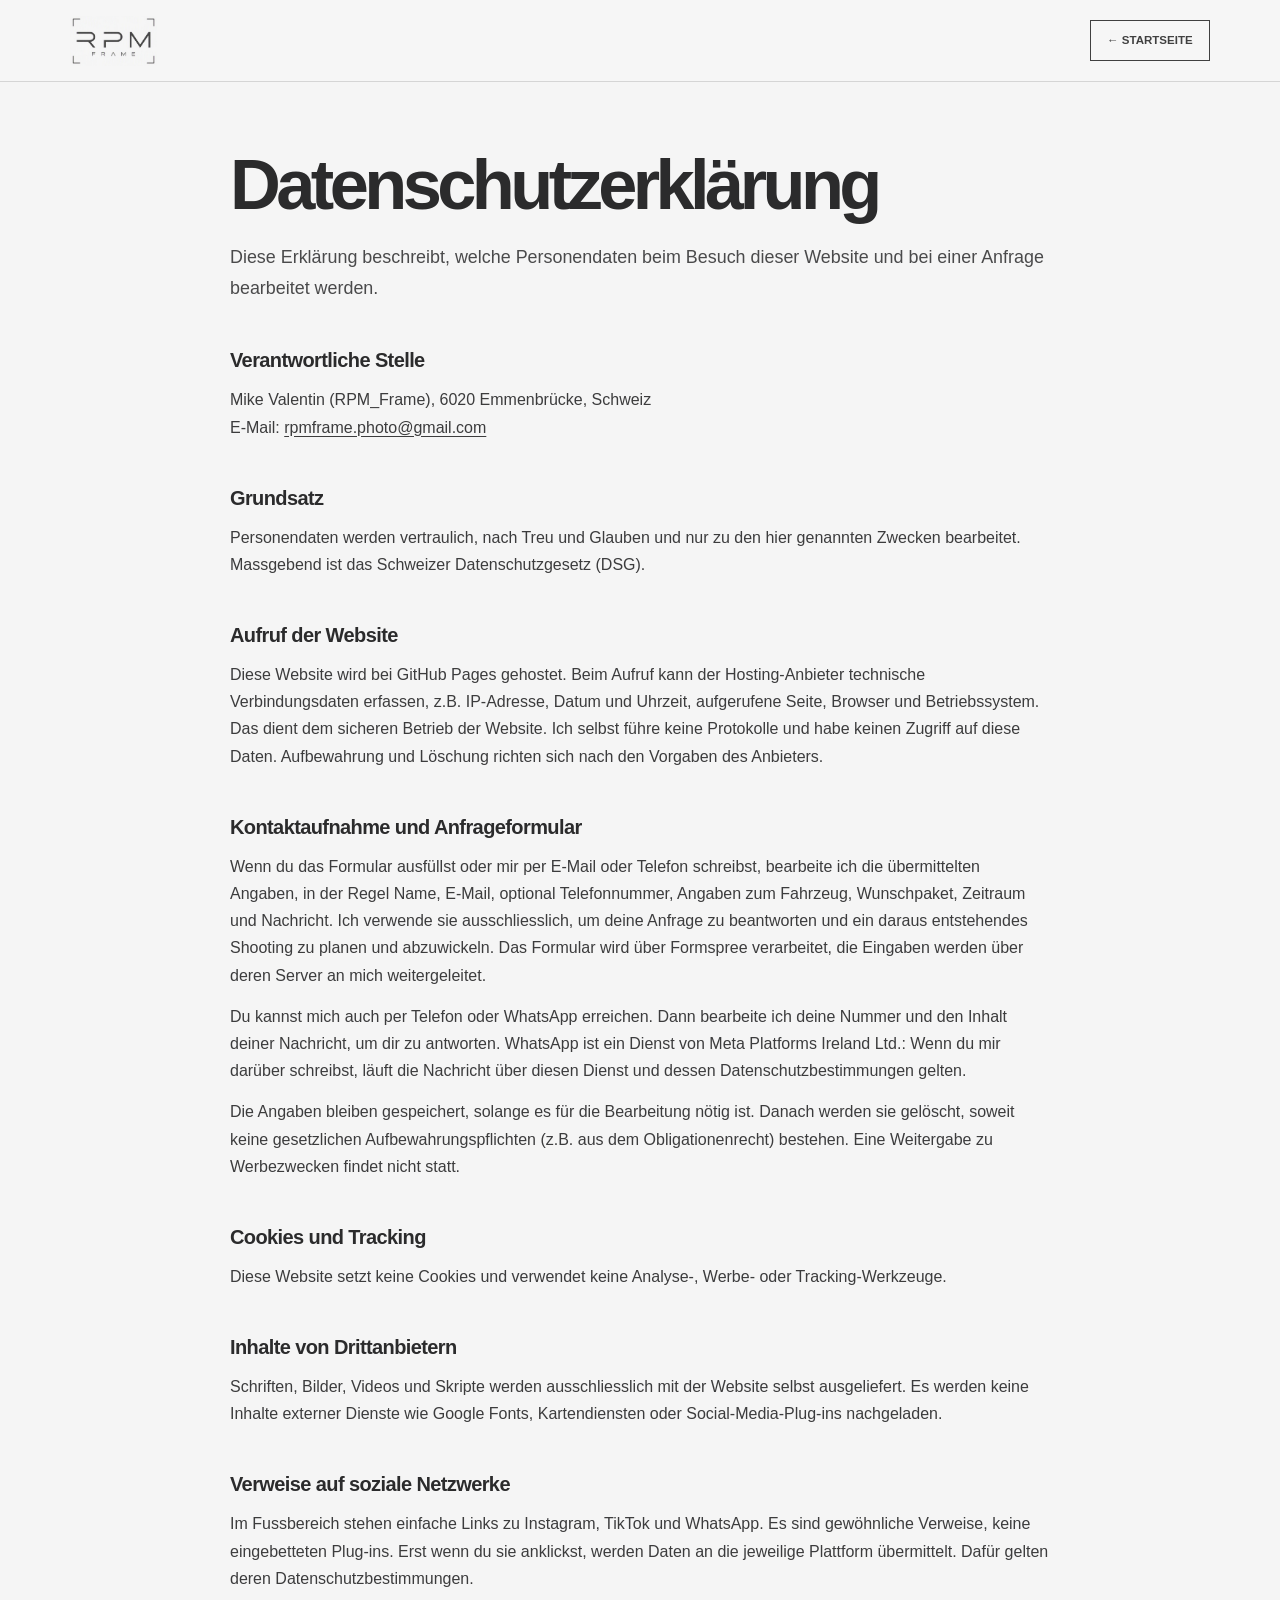
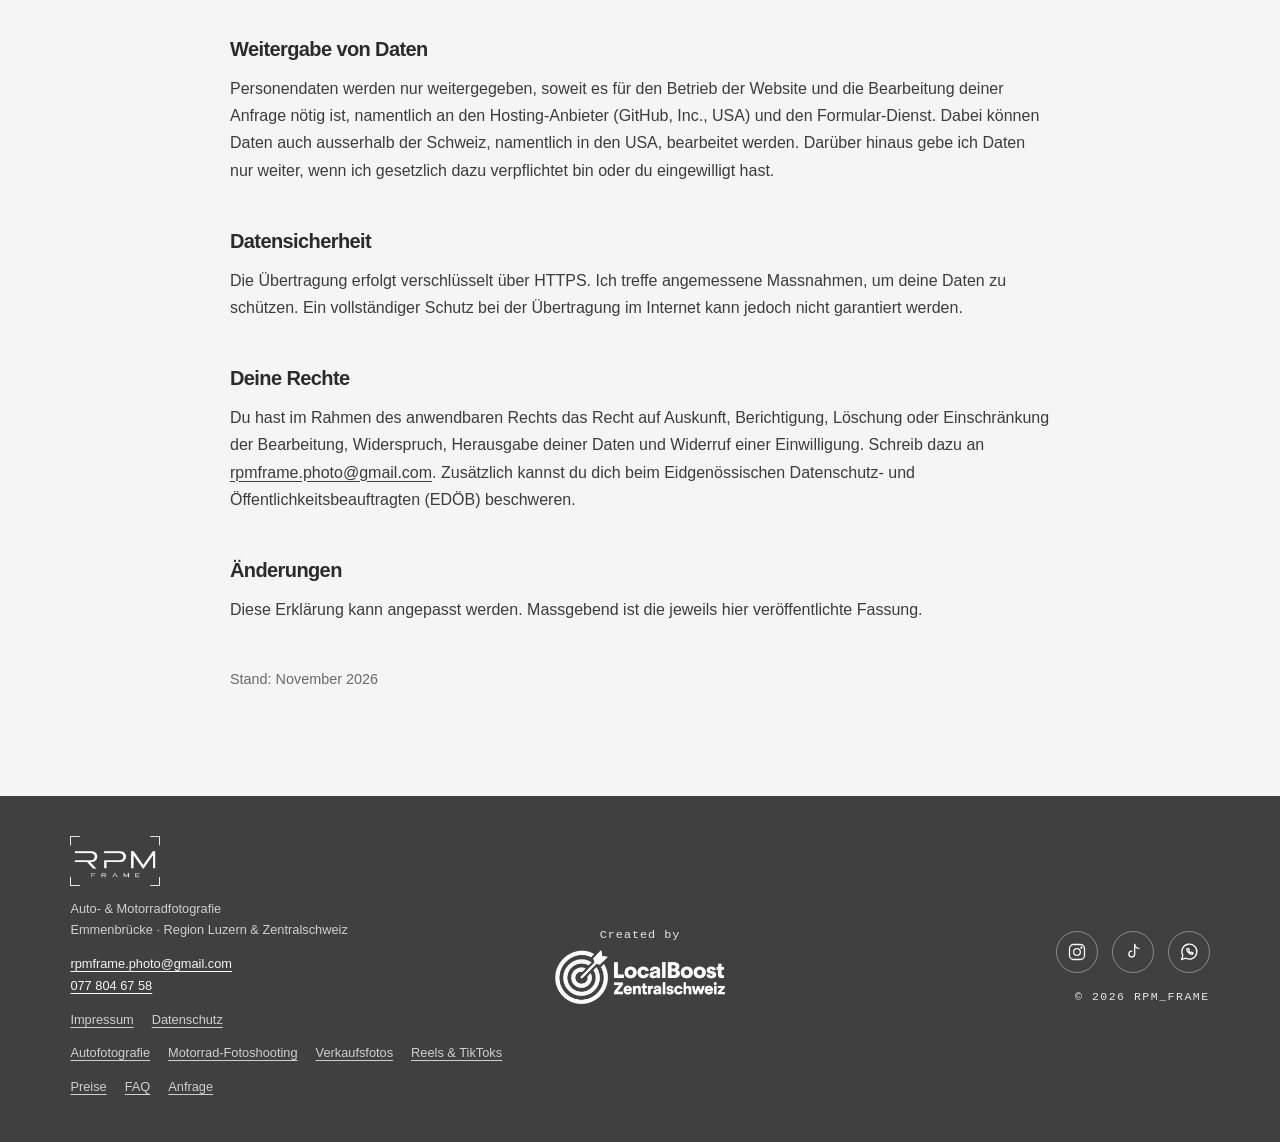
<file: datenschutz.html>
<!doctype html>
<html lang="de-CH">
<head>
  <meta charset="utf-8"><meta name="viewport" content="width=device-width,initial-scale=1"><meta name="theme-color" content="#f6f6f6">
  <meta name="description" content="Datenschutzerklärung von RPM_Frame.">
  <title>Datenschutzerklärung - RPM Frame</title>
  <link rel="icon" href="favicon.ico" sizes="any"><link rel="icon" type="image/png" sizes="32x32" href="favicon-32.png"><link rel="icon" type="image/png" sizes="192x192" href="favicon-192.png"><link rel="apple-touch-icon" href="apple-touch-icon.png">
  <style>
    :root{--ink:#f5f5f5;--line:rgba(64,64,64,.18);--muted:#6a6a6c;--accent:#404040;--text:#2b2b2c}
    *{box-sizing:border-box}html{scroll-behavior:smooth}
    body{margin:0;background:var(--ink);color:var(--text);font:16px/1.55 Arial,Helvetica,sans-serif;-webkit-text-size-adjust:100%}
    a{color:inherit}img{display:block;max-width:100%}
    .mono{font:500 .72rem/1 "Courier New",monospace;letter-spacing:.13em;text-transform:uppercase;color:var(--accent)}
    .nav{height:82px;display:flex;align-items:center;justify-content:space-between;padding:0 5.5vw;position:fixed;top:0;z-index:10;width:100%;border-bottom:1px solid var(--line);background:#f6f6f6}
    .brand-logo{height:50px;width:auto}.nav-cta{text-decoration:none;border:1px solid var(--accent);padding:11px 16px;color:var(--accent);font-size:.72rem;font-weight:700}.nav-cta:hover{background:var(--accent);color:#f5f5f5}
    main{padding:150px 5.5vw 90px;max-width:calc(820px + 11vw);margin:0 auto}
    h1{font-size:clamp(1.9rem,6vw,4.4rem);letter-spacing:-.065em;line-height:1;margin:0 0 22px}
    .lead{font-size:1.12rem;color:#4a4a4b;margin:0 0 10px}
    h2{font-size:1.25rem;letter-spacing:-.03em;margin:42px 0 10px}
    p{margin:0 0 14px;color:#3c3c3d;line-height:1.7}
    main a{text-underline-offset:3px}
    .stand{margin-top:44px;color:var(--muted);font-size:.9rem}
    footer{padding:40px 5.5vw 44px;display:grid;grid-template-columns:1fr auto 1fr;align-items:center;gap:28px;background:#404040;color:#cfcfd0;font-size:.8rem}
    footer p{margin:12px 0 0;color:#cfcfd0}footer .mono{color:#e6e6e6}
    footer .footer-side{display:grid;gap:18px;justify-items:end;justify-self:end}
    .social{display:flex;gap:14px}.social a{width:42px;height:42px;border:1px solid rgba(245,245,245,.4);border-radius:50%;display:grid;place-items:center;color:#f5f5f5}.social a:hover{background:#f5f5f5;color:#404040}.social svg{width:20px;height:20px}
    .credit{display:grid;justify-items:center;gap:8px;text-align:center;text-decoration:none}.credit .mono{text-transform:none;letter-spacing:.08em;font-size:.74rem}.credit img{width:170px;height:auto}
    .f-mail{color:#f5f5f5;text-decoration:underline;text-underline-offset:3px}
    .f-legal{display:flex;gap:18px}.f-services{flex-wrap:wrap;gap:6px 18px}.f-legal a{color:#cfcfd0;text-decoration:underline;text-underline-offset:3px}
    @media(max-width:800px){.nav{height:62px;padding:0 5vw}.brand-logo{height:38px}main{padding:100px 5vw 60px}h2{margin-top:34px}footer{padding:34px 5vw 40px;display:block}footer .footer-side{margin-top:26px;justify-items:start;justify-self:start}.credit{justify-items:start;text-align:left;margin-top:28px}.f-legal a,.f-mail{display:inline-flex;align-items:center;min-height:44px;padding:0}.nav .logo{display:flex;align-items:center;min-height:44px}.f-left .logo{display:inline-block;padding:3px 0}.social a{width:44px;height:44px}.nav-cta{display:inline-flex;align-items:center;min-height:44px}.f-legal a,.f-mail{min-width:44px;padding:0 2px}}
  </style>
<link rel="canonical" href="https://rpmframe.ch/datenschutz">
</head>
<body>
  <nav class="nav"><a class="logo" href="index.html#home" aria-label="RPM Frame Startseite"><img class="brand-logo" src="assets/images/logo-rpm-frame.jpg" alt="RPM Frame" width="87" height="50"></a><a class="nav-cta" href="index.html">← STARTSEITE</a></nav>
  <main>
    <h1>Datenschutzerklärung</h1>
    <p class="lead">Diese Erklärung beschreibt, welche Personendaten beim Besuch dieser Website und bei einer Anfrage bearbeitet werden.</p>
    <h2>Verantwortliche Stelle</h2>
    <p>Mike Valentin (RPM_Frame), 6020 Emmenbrücke, Schweiz<br>E-Mail: <a href="mailto:rpmframe.photo@gmail.com">rpmframe.photo@gmail.com</a></p>
    <h2>Grundsatz</h2>
    <p>Personendaten werden vertraulich, nach Treu und Glauben und nur zu den hier genannten Zwecken bearbeitet. Massgebend ist das Schweizer Datenschutzgesetz (DSG).</p>
    <h2>Aufruf der Website</h2>
    <p>Diese Website wird bei GitHub Pages gehostet. Beim Aufruf kann der Hosting-Anbieter technische Verbindungsdaten erfassen, z.B. IP-Adresse, Datum und Uhrzeit, aufgerufene Seite, Browser und Betriebssystem. Das dient dem sicheren Betrieb der Website. Ich selbst führe keine Protokolle und habe keinen Zugriff auf diese Daten. Aufbewahrung und Löschung richten sich nach den Vorgaben des Anbieters.</p>
    <h2>Kontaktaufnahme und Anfrageformular</h2>
    <p>Wenn du das Formular ausfüllst oder mir per E-Mail oder Telefon schreibst, bearbeite ich die übermittelten Angaben, in der Regel Name, E-Mail, optional Telefonnummer, Angaben zum Fahrzeug, Wunschpaket, Zeitraum und Nachricht. Ich verwende sie ausschliesslich, um deine Anfrage zu beantworten und ein daraus entstehendes Shooting zu planen und abzuwickeln. Das Formular wird über Formspree verarbeitet, die Eingaben werden über deren Server an mich weitergeleitet.</p>
    <p>Du kannst mich auch per Telefon oder WhatsApp erreichen. Dann bearbeite ich deine Nummer und den Inhalt deiner Nachricht, um dir zu antworten. WhatsApp ist ein Dienst von Meta Platforms Ireland Ltd.: Wenn du mir darüber schreibst, läuft die Nachricht über diesen Dienst und dessen Datenschutzbestimmungen gelten.</p>
    <p>Die Angaben bleiben gespeichert, solange es für die Bearbeitung nötig ist. Danach werden sie gelöscht, soweit keine gesetzlichen Aufbewahrungspflichten (z.B. aus dem Obligationenrecht) bestehen. Eine Weitergabe zu Werbezwecken findet nicht statt.</p>
    <h2>Cookies und Tracking</h2>
    <p>Diese Website setzt keine Cookies und verwendet keine Analyse-, Werbe- oder Tracking-Werkzeuge.</p>
    <h2>Inhalte von Drittanbietern</h2>
    <p>Schriften, Bilder, Videos und Skripte werden ausschliesslich mit der Website selbst ausgeliefert. Es werden keine Inhalte externer Dienste wie Google Fonts, Kartendiensten oder Social-Media-Plug-ins nachgeladen.</p>
    <h2>Verweise auf soziale Netzwerke</h2>
    <p>Im Fussbereich stehen einfache Links zu Instagram, TikTok und WhatsApp. Es sind gewöhnliche Verweise, keine eingebetteten Plug-ins. Erst wenn du sie anklickst, werden Daten an die jeweilige Plattform übermittelt. Dafür gelten deren Datenschutzbestimmungen.</p>
    <h2>Weitergabe von Daten</h2>
    <p>Personendaten werden nur weitergegeben, soweit es für den Betrieb der Website und die Bearbeitung deiner Anfrage nötig ist, namentlich an den Hosting-Anbieter (GitHub, Inc., USA) und den Formular-Dienst. Dabei können Daten auch ausserhalb der Schweiz, namentlich in den USA, bearbeitet werden. Darüber hinaus gebe ich Daten nur weiter, wenn ich gesetzlich dazu verpflichtet bin oder du eingewilligt hast.</p>
    <h2>Datensicherheit</h2>
    <p>Die Übertragung erfolgt verschlüsselt über HTTPS. Ich treffe angemessene Massnahmen, um deine Daten zu schützen. Ein vollständiger Schutz bei der Übertragung im Internet kann jedoch nicht garantiert werden.</p>
    <h2>Deine Rechte</h2>
    <p>Du hast im Rahmen des anwendbaren Rechts das Recht auf Auskunft, Berichtigung, Löschung oder Einschränkung der Bearbeitung, Widerspruch, Herausgabe deiner Daten und Widerruf einer Einwilligung. Schreib dazu an <a href="mailto:rpmframe.photo@gmail.com">rpmframe.photo@gmail.com</a>. Zusätzlich kannst du dich beim Eidgenössischen Datenschutz- und Öffentlichkeitsbeauftragten (EDÖB) beschweren.</p>
    <h2>Änderungen</h2>
    <p>Diese Erklärung kann angepasst werden. Massgebend ist die jeweils hier veröffentlichte Fassung.</p>
    <p class="stand">Stand: November 2026</p>
  </main>
  <footer>
    <div class="f-left"><a class="logo" href="index.html#home" aria-label="RPM Frame Startseite"><img class="brand-logo" src="assets/images/logo-rpm-frame-light.png" alt="RPM Frame" width="90" height="50"></a><p>Auto- &amp; Motorradfotografie<br>Emmenbrücke · Region Luzern &amp; Zentralschweiz</p><p><a class="f-mail" href="mailto:rpmframe.photo@gmail.com">rpmframe.photo@gmail.com</a><br><a class="f-mail" href="tel:+41778046758">077 804 67 58</a></p><p class="f-legal"><a href="impressum.html">Impressum</a><a href="datenschutz.html">Datenschutz</a></p><p class="f-legal f-services"><a href="autofotografie-luzern.html">Autofotografie</a><a href="motorrad-fotoshooting-zentralschweiz.html">Motorrad-Fotoshooting</a><a href="fahrzeug-verkaufsfotos.html">Verkaufsfotos</a><a href="reels-tiktok-auto.html">Reels &amp; TikToks</a></p><p class="f-legal f-services"><a href="index.html#angebot">Preise</a><a href="index.html#faq">FAQ</a><a href="index.html#anfrage">Anfrage</a></p></div>
    <a class="credit" href="https://localboost-zs.ch" target="_blank" rel="noopener" aria-label="Created by LocalBoost"><span class="mono">Created by</span><img src="assets/images/localboost-zentralschweiz-white.png" alt="LocalBoost Zentralschweiz" width="170" height="54" loading="lazy"></a>
    <div class="footer-side"><div class="social"><a href="https://instagram.com/rpm_frame" target="_blank" rel="noopener" aria-label="Instagram @rpm_frame"><svg viewBox="0 0 24 24" fill="none" stroke="currentColor" stroke-width="1.6" stroke-linecap="round" stroke-linejoin="round"><rect x="3" y="3" width="18" height="18" rx="5"/><circle cx="12" cy="12" r="4"/><circle cx="17.3" cy="6.7" r=".6" fill="currentColor"/></svg></a><a href="https://tiktok.com/@rpm_frame" target="_blank" rel="noopener" aria-label="TikTok @rpm_frame"><svg viewBox="0 0 24 24" fill="none" stroke="currentColor" stroke-width="1.6" stroke-linecap="round" stroke-linejoin="round"><path d="M14 3v11.5a3.5 3.5 0 1 1-3.5-3.5"/><path d="M14 3c.4 2.6 2.2 4.4 5 4.6"/></svg></a><a href="https://wa.me/41778046758?text=Hallo%20Mike%2C%20ich%20interessiere%20mich%20f%C3%BCr%20ein%20Shooting." target="_blank" rel="noopener" aria-label="WhatsApp"><svg viewBox="0 0 24 24" fill="none" stroke="currentColor" stroke-width="1.6" stroke-linecap="round" stroke-linejoin="round" aria-hidden="true"><path d="M3 21l1.65-4.9A9 9 0 1 1 8 19.4L3 21z"/><path d="M9.2 8.2c-.3 2.9 3.4 6.6 6.6 6.6l1.2-1.5-2.1-1.1-.9.7c-.9-.4-1.9-1.4-2.3-2.3l.7-.9-1.1-2.1-1.1.6z"/></svg></a></div><div class="mono">© 2026 RPM_Frame</div></div>
  </footer>
</body>
</html>
</file>
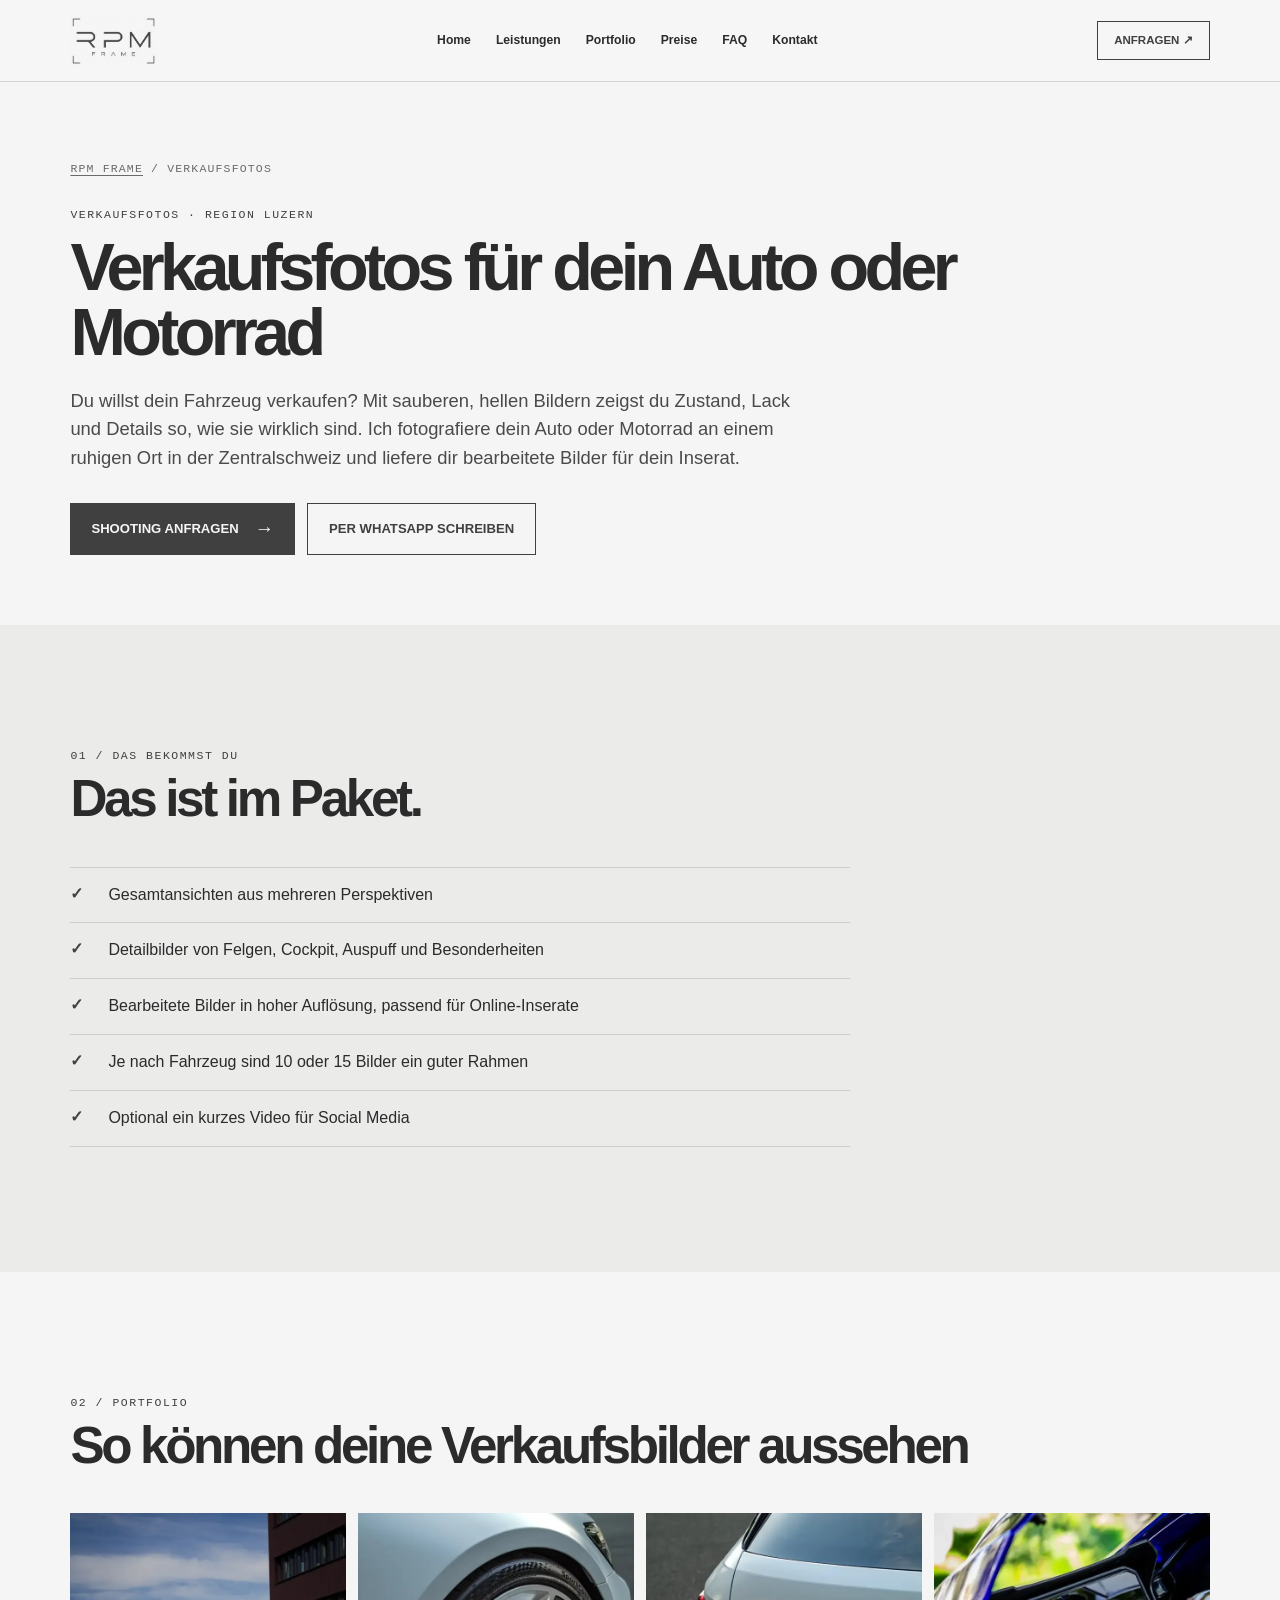
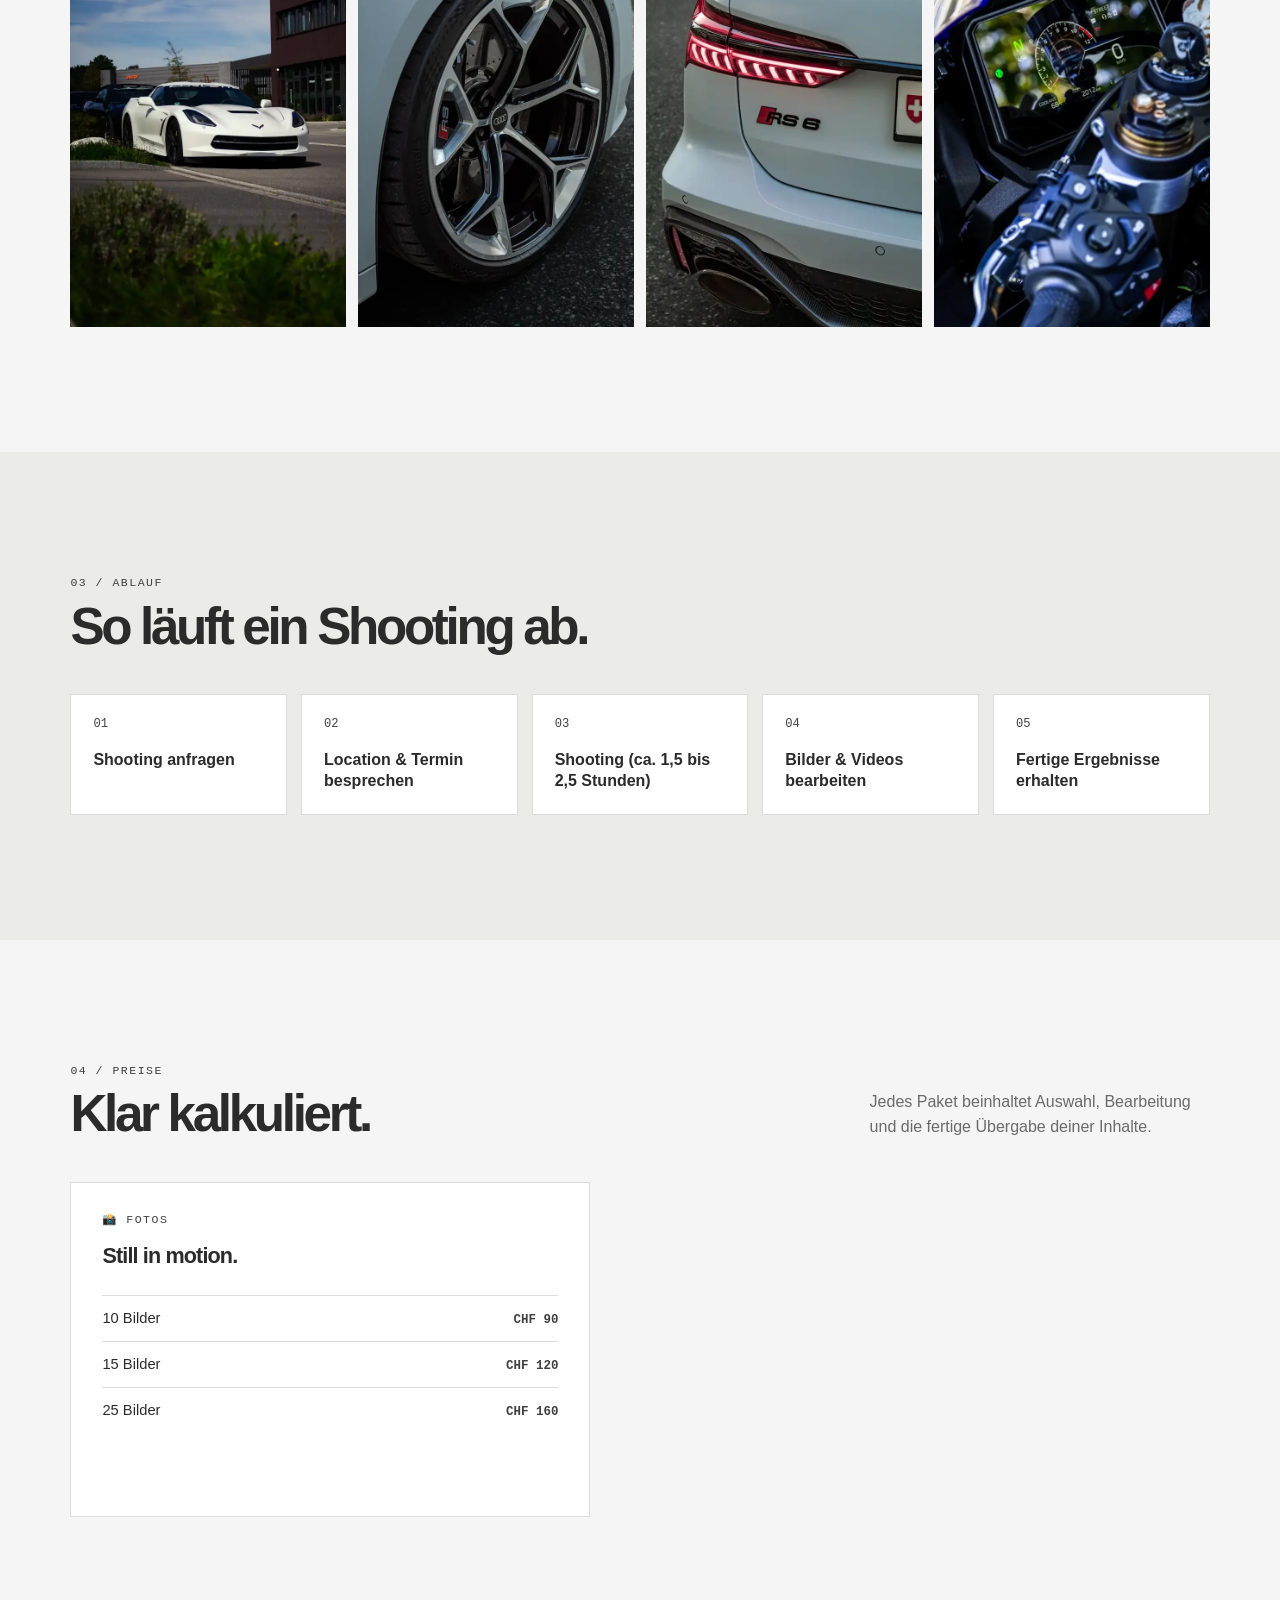
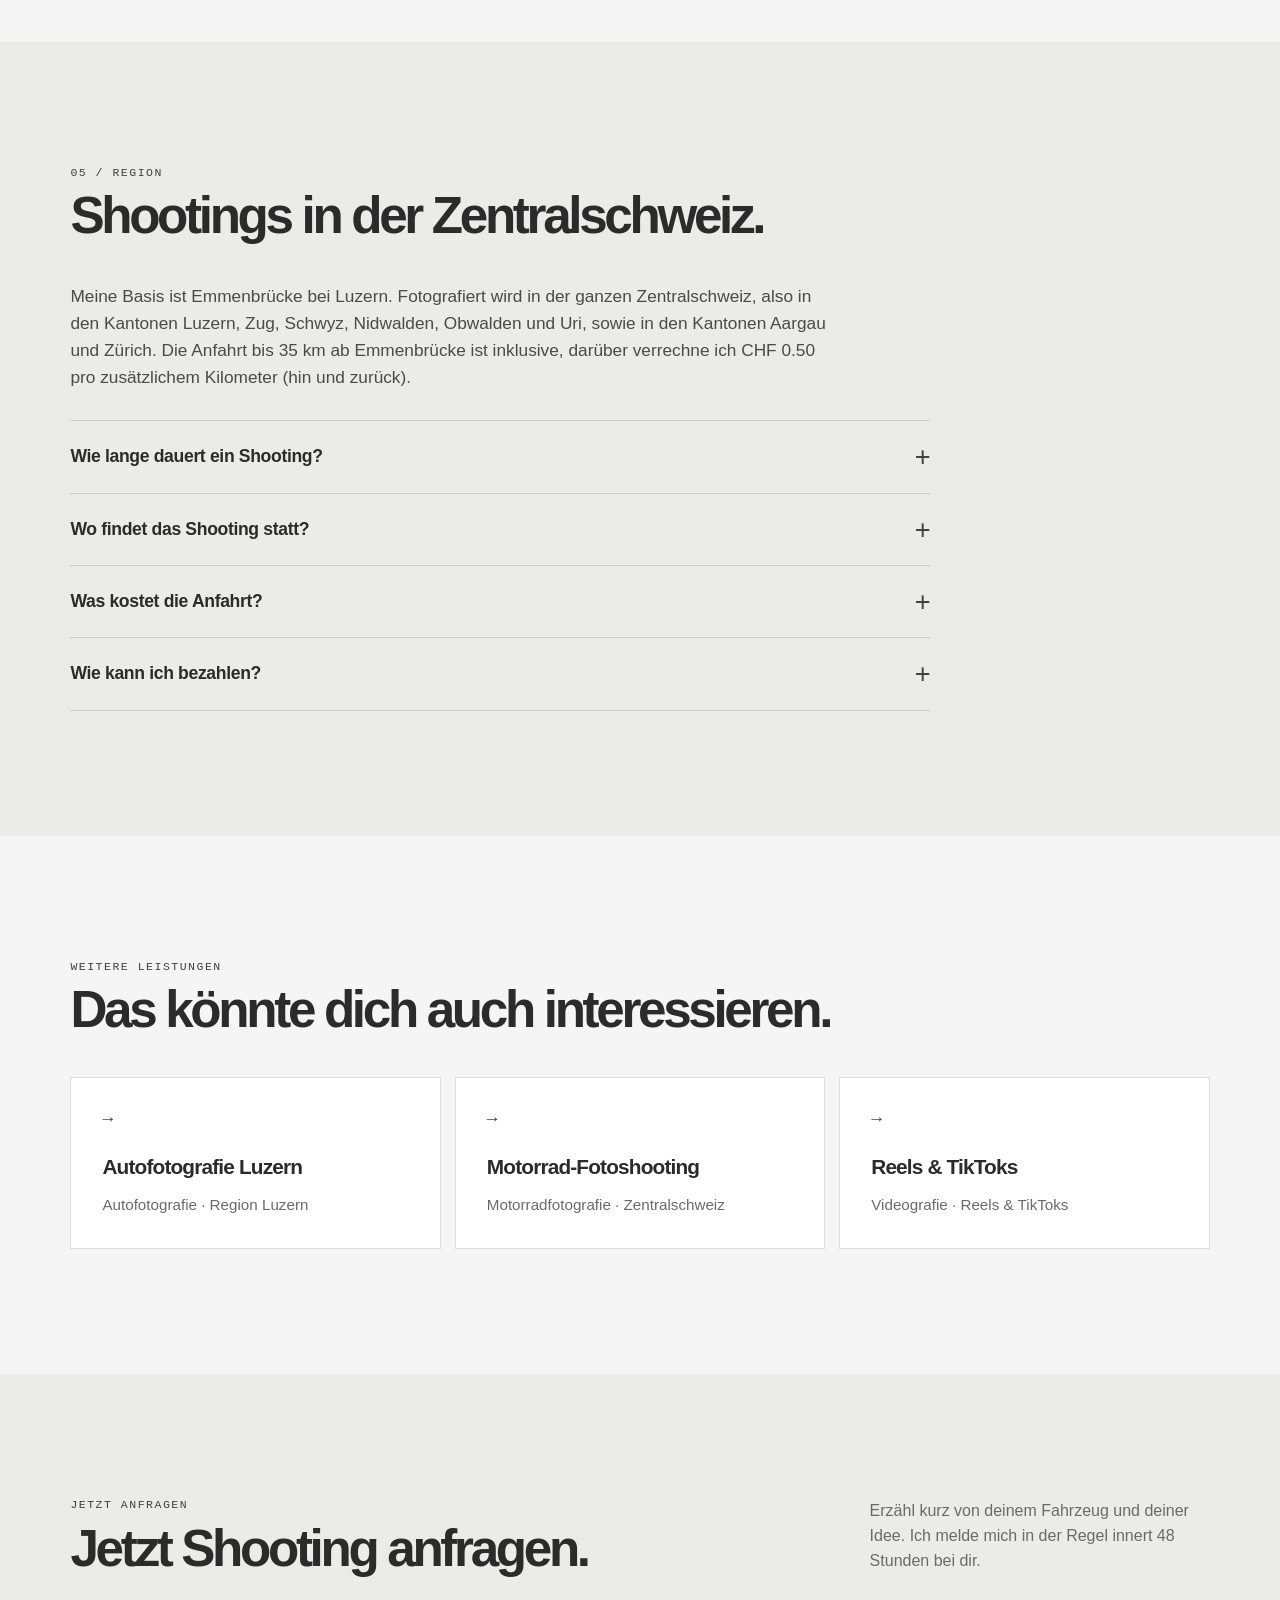
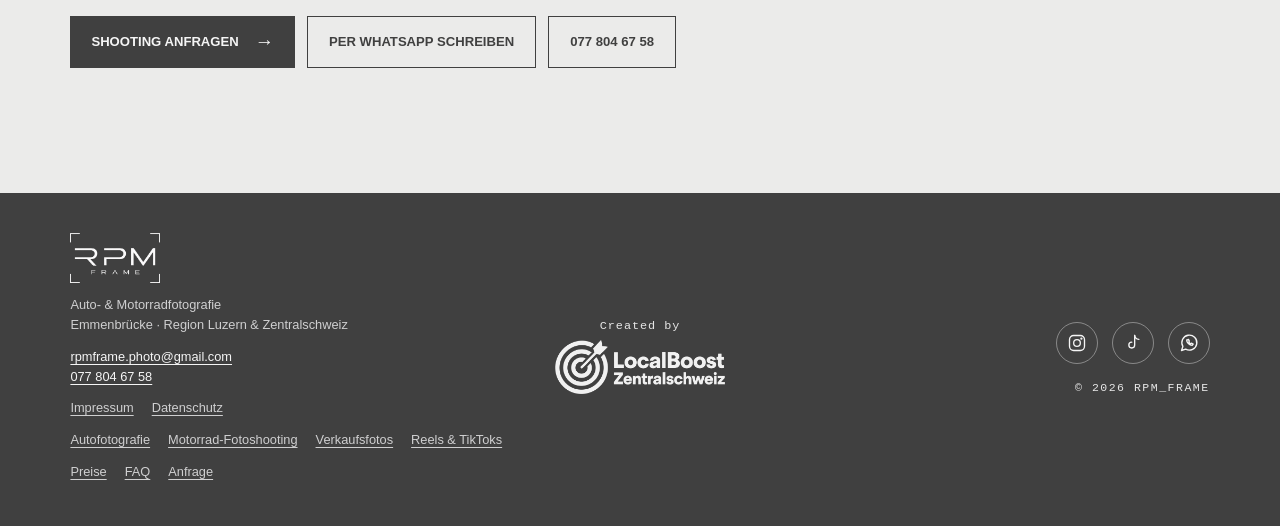
<file: fahrzeug-verkaufsfotos.html>
<!doctype html>
<html lang="de-CH">
<head>
  <meta charset="utf-8"><meta name="viewport" content="width=device-width,initial-scale=1"><meta name="theme-color" content="#f6f6f6">
  <meta name="description" content="Professionelle Verkaufsfotos für dein Auto oder Motorrad: bearbeitete Bilder für dein Inserat ab CHF 90. Region Luzern und Zentralschweiz.">
  <title>Verkaufsfotos für Auto &amp; Motorrad | RPM Frame Luzern</title>
  <link rel="icon" href="favicon.ico" sizes="any"><link rel="icon" type="image/png" sizes="32x32" href="favicon-32.png"><link rel="icon" type="image/png" sizes="192x192" href="favicon-192.png"><link rel="apple-touch-icon" href="apple-touch-icon.png">
  <link rel="stylesheet" href="assets/style.css">
  <link rel="canonical" href="https://rpmframe.ch/fahrzeug-verkaufsfotos"><meta property="og:type" content="website"><meta property="og:locale" content="de_CH"><meta property="og:site_name" content="RPM Frame"><meta property="og:title" content="Verkaufsfotos für Auto &amp; Motorrad | RPM Frame Luzern"><meta property="og:description" content="Professionelle Verkaufsfotos für dein Auto oder Motorrad: bearbeitete Bilder für dein Inserat ab CHF 90. Region Luzern und Zentralschweiz."><meta property="og:url" content="https://rpmframe.ch/fahrzeug-verkaufsfotos"><meta property="og:image" content="https://rpmframe.ch/assets/images/og-image.jpg"><meta property="og:image:width" content="1200"><meta property="og:image:height" content="630"><meta name="twitter:card" content="summary_large_image"><meta name="twitter:title" content="Verkaufsfotos für Auto &amp; Motorrad | RPM Frame Luzern"><meta name="twitter:description" content="Professionelle Verkaufsfotos für dein Auto oder Motorrad: bearbeitete Bilder für dein Inserat ab CHF 90. Region Luzern und Zentralschweiz."><meta name="twitter:image" content="https://rpmframe.ch/assets/images/og-image.jpg">
  <script type="application/ld+json">
{
 "@context": "https://schema.org",
 "@type": "Service",
 "name": "Verkaufsfotos für dein Auto oder Motorrad",
 "serviceType": "Fahrzeug-Verkaufsfotos",
 "url": "https://rpmframe.ch/fahrzeug-verkaufsfotos",
 "provider": {
  "@id": "https://rpmframe.ch/#business"
 },
 "areaServed": {
  "@type": "AdministrativeArea",
  "name": "Zentralschweiz"
 },
 "offers": [
  {
   "@type": "Offer",
   "name": "10 Bilder",
   "price": "90",
   "priceCurrency": "CHF"
  },
  {
   "@type": "Offer",
   "name": "15 Bilder",
   "price": "120",
   "priceCurrency": "CHF"
  },
  {
   "@type": "Offer",
   "name": "25 Bilder",
   "price": "160",
   "priceCurrency": "CHF"
  }
 ]
}
</script>
  <script type="application/ld+json">
{
 "@context": "https://schema.org",
 "@type": "BreadcrumbList",
 "itemListElement": [
  {
   "@type": "ListItem",
   "position": 1,
   "name": "RPM Frame",
   "item": "https://rpmframe.ch/"
  },
  {
   "@type": "ListItem",
   "position": 2,
   "name": "Verkaufsfotos",
   "item": "https://rpmframe.ch/fahrzeug-verkaufsfotos"
  }
 ]
}
</script>
  <script type="application/ld+json">
{
 "@context": "https://schema.org",
 "@type": "FAQPage",
 "mainEntity": [
  {
   "@type": "Question",
   "name": "Wie lange dauert ein Shooting?",
   "acceptedAnswer": {
    "@type": "Answer",
    "text": "Je nach Aufwand und Umfang ca. 1,5 bis 2,5 Stunden."
   }
  },
  {
   "@type": "Question",
   "name": "Wo findet das Shooting statt?",
   "acceptedAnswer": {
    "@type": "Answer",
    "text": "In der Zentralschweiz, den Ort besprechen wir gemeinsam. Gute Locations kenne ich, du kannst aber auch einen Wunschort vorschlagen."
   }
  },
  {
   "@type": "Question",
   "name": "Was kostet die Anfahrt?",
   "acceptedAnswer": {
    "@type": "Answer",
    "text": "Die Anfahrt ist bis 35 km ab Emmenbrücke inklusive. Bei längeren Strecken verrechne ich CHF 0.50 pro zusätzlichem Kilometer (hin und zurück). Ich sage es dir vorher, nichts kommt überraschend."
   }
  },
  {
   "@type": "Question",
   "name": "Wie kann ich bezahlen?",
   "acceptedAnswer": {
    "@type": "Answer",
    "text": "Per Twint oder bar, direkt nach dem Shooting."
   }
  }
 ]
}
</script>
</head>
<body>
  <nav class="nav">
    <a class="logo" href="index.html#home" aria-label="RPM Frame Startseite"><img class="brand-logo" src="assets/images/logo-rpm-frame.jpg" alt="RPM Frame" width="87" height="50"></a>
    <div class="links"><a href="index.html#home">Home</a><a href="index.html#loesung">Leistungen</a><a href="index.html#portfolio">Portfolio</a><a href="index.html#angebot">Preise</a><a href="index.html#faq">FAQ</a><a href="index.html#anfrage">Kontakt</a></div>
    <a class="nav-cta" href="index.html#anfrage">ANFRAGEN ↗</a>
  </nav>
  <main>
    <section class="section page-hero">
      <div class="crumbs"><a href="index.html">RPM Frame</a> / Verkaufsfotos</div>
      <div class="mono">Verkaufsfotos · Region Luzern</div>
      <h1 class="page-h1">Verkaufsfotos für dein Auto oder Motorrad</h1>
      <p class="lead">Du willst dein Fahrzeug verkaufen? Mit sauberen, hellen Bildern zeigst du Zustand, Lack und Details so, wie sie wirklich sind. Ich fotografiere dein Auto oder Motorrad an einem ruhigen Ort in der Zentralschweiz und liefere dir bearbeitete Bilder für dein Inserat.</p>
      <div class="cta-row"><a class="button" href="index.html#anfrage">SHOOTING ANFRAGEN <b>→</b></a><a class="button ghost" href="https://wa.me/41778046758?text=Hallo%20Mike%2C%20ich%20interessiere%20mich%20f%C3%BCr%20ein%20Shooting." target="_blank" rel="noopener">PER WHATSAPP SCHREIBEN</a></div>
    </section>
<section class="section alt-bg">
      <div class="eyebrow"><div><div class="mono">01 / Das bekommst du</div><h2>Das ist im Paket.</h2></div></div>
      <ul class="checklist"><li>Gesamtansichten aus mehreren Perspektiven</li><li>Detailbilder von Felgen, Cockpit, Auspuff und Besonderheiten</li><li>Bearbeitete Bilder in hoher Auflösung, passend für Online-Inserate</li><li>Je nach Fahrzeug sind 10 oder 15 Bilder ein guter Rahmen</li><li>Optional ein kurzes Video für Social Media</li></ul>
    </section>
<section class="section">
      <div class="eyebrow"><div><div class="mono">02 / Portfolio</div><h2>So können deine Verkaufsbilder aussehen</h2></div></div>
      <div class="page-gallery"><img src="assets/images/portfolio/img-6860-t.webp" alt="Weisse Corvette C7 auf der Strasse" width="640" height="960" loading="lazy" decoding="async"><img src="assets/images/portfolio/img-0442-t.webp" alt="Detail: Audi Felge mit Bremse" width="640" height="960" loading="lazy" decoding="async"><img src="assets/images/portfolio/img-0523-t.webp" alt="Detail: Heckleuchte und Auspuff des Audi RS6" width="640" height="960" loading="lazy" decoding="async"><img src="assets/images/portfolio/img-5720-t.webp" alt="Detail: Cockpit und Display einer Yamaha" width="640" height="960" loading="lazy" decoding="async"></div>
    </section>
<section class="section alt-bg">
      <div class="eyebrow"><div><div class="mono">03 / Ablauf</div><h2>So läuft ein Shooting ab.</h2></div></div>
      <ol class="steps-list"><li>Shooting anfragen</li><li>Location &amp; Termin besprechen</li><li>Shooting (ca. 1,5 bis 2,5 Stunden)</li><li>Bilder &amp; Videos bearbeiten</li><li>Fertige Ergebnisse erhalten</li></ol>
    </section>
<section class="section pricing">
      <div class="eyebrow"><div><div class="mono">04 / Preise</div><h2>Klar kalkuliert.</h2></div><p>Jedes Paket beinhaltet Auswahl, Bearbeitung und die fertige Übergabe deiner Inhalte.</p></div>
      <div class="price-grid one"><article class="price-card"><div class="mono">📸 Fotos</div><h3>Still in motion.</h3><ul><li><span>10 Bilder</span><span class="p"><b>CHF 90</b></span></li><li><span>15 Bilder</span><span class="p"><b>CHF 120</b></span></li><li><span>25 Bilder</span><span class="p"><b>CHF 160</b></span></li></ul></article></div>
    </section>
<section class="section alt-bg">
      <div class="eyebrow"><div><div class="mono">05 / Region</div><h2>Shootings in der Zentralschweiz.</h2></div></div>
      <p class="region-text">Meine Basis ist Emmenbrücke bei Luzern. Fotografiert wird in der ganzen Zentralschweiz, also in den Kantonen Luzern, Zug, Schwyz, Nidwalden, Obwalden und Uri, sowie in den Kantonen Aargau und Zürich. Die Anfahrt bis 35 km ab Emmenbrücke ist inklusive, darüber verrechne ich CHF 0.50 pro zusätzlichem Kilometer (hin und zurück).</p>
      <div class="faq"><div class="faq-list"><details><summary>Wie lange dauert ein Shooting?</summary><p>Je nach Aufwand und Umfang ca. 1,5 bis 2,5 Stunden.</p></details><details><summary>Wo findet das Shooting statt?</summary><p>In der Zentralschweiz, den Ort besprechen wir gemeinsam. Gute Locations kenne ich, du kannst aber auch einen Wunschort vorschlagen.</p></details><details><summary>Was kostet die Anfahrt?</summary><p>Die Anfahrt ist bis 35 km ab Emmenbrücke inklusive. Bei längeren Strecken verrechne ich CHF 0.50 pro zusätzlichem Kilometer (hin und zurück). Ich sage es dir vorher, nichts kommt überraschend.</p></details><details><summary>Wie kann ich bezahlen?</summary><p>Per Twint oder bar, direkt nach dem Shooting.</p></details></div></div>
    </section>
<section class="section">
      <div class="eyebrow"><div><div class="mono">Weitere Leistungen</div><h2>Das könnte dich auch interessieren.</h2></div></div>
      <div class="feat-grid"><a class="feat feat-link" href="autofotografie-luzern.html"><div class="num">→</div><h3>Autofotografie Luzern</h3><p>Autofotografie · Region Luzern</p></a><a class="feat feat-link" href="motorrad-fotoshooting-zentralschweiz.html"><div class="num">→</div><h3>Motorrad-Fotoshooting</h3><p>Motorradfotografie · Zentralschweiz</p></a><a class="feat feat-link" href="reels-tiktok-auto.html"><div class="num">→</div><h3>Reels &amp; TikToks</h3><p>Videografie · Reels &amp; TikToks</p></a></div>
    </section>
<section class="section alt-bg">
      <div class="eyebrow"><div><div class="mono">Jetzt anfragen</div><h2>Jetzt Shooting anfragen.</h2></div><p>Erzähl kurz von deinem Fahrzeug und deiner Idee. Ich melde mich in der Regel innert 48 Stunden bei dir.</p></div>
      <div class="cta-row"><a class="button" href="index.html#anfrage">SHOOTING ANFRAGEN <b>→</b></a><a class="button ghost" href="https://wa.me/41778046758?text=Hallo%20Mike%2C%20ich%20interessiere%20mich%20f%C3%BCr%20ein%20Shooting." target="_blank" rel="noopener">PER WHATSAPP SCHREIBEN</a><a class="button ghost" href="tel:+41778046758" aria-label="Anrufen: 077 804 67 58">077 804 67 58</a></div>
    </section>
  </main>
  <div class="stick show" id="stick"><a class="button" href="index.html#anfrage">SHOOTING ANFRAGEN <b>→</b></a><a class="wa" href="https://wa.me/41778046758?text=Hallo%20Mike%2C%20ich%20interessiere%20mich%20f%C3%BCr%20ein%20Shooting." target="_blank" rel="noopener" aria-label="Per WhatsApp schreiben"><svg viewBox="0 0 24 24" fill="none" stroke="currentColor" stroke-width="1.6" stroke-linecap="round" stroke-linejoin="round" aria-hidden="true"><path d="M3 21l1.65-4.9A9 9 0 1 1 8 19.4L3 21z"/><path d="M9.2 8.2c-.3 2.9 3.4 6.6 6.6 6.6l1.2-1.5-2.1-1.1-.9.7c-.9-.4-1.9-1.4-2.3-2.3l.7-.9-1.1-2.1-1.1.6z"/></svg></a></div>
  <footer>
    <div class="f-left"><a class="logo" href="index.html#home" aria-label="RPM Frame Startseite"><img class="brand-logo" src="assets/images/logo-rpm-frame-light.png" alt="RPM Frame" width="90" height="50"></a><p>Auto- &amp; Motorradfotografie<br>Emmenbrücke · Region Luzern &amp; Zentralschweiz</p><p><a class="f-mail" href="mailto:rpmframe.photo@gmail.com">rpmframe.photo@gmail.com</a><br><a class="f-mail" href="tel:+41778046758">077 804 67 58</a></p><p class="f-legal"><a href="impressum.html">Impressum</a><a href="datenschutz.html">Datenschutz</a></p><p class="f-legal f-services"><a href="autofotografie-luzern.html">Autofotografie</a><a href="motorrad-fotoshooting-zentralschweiz.html">Motorrad-Fotoshooting</a><a href="fahrzeug-verkaufsfotos.html">Verkaufsfotos</a><a href="reels-tiktok-auto.html">Reels &amp; TikToks</a></p><p class="f-legal f-services"><a href="index.html#angebot">Preise</a><a href="index.html#faq">FAQ</a><a href="index.html#anfrage">Anfrage</a></p></div>
    <a class="credit" href="https://localboost-zs.ch" target="_blank" rel="noopener" aria-label="Created by LocalBoost"><span class="mono">Created by</span><img src="assets/images/localboost-zentralschweiz-white.png" alt="LocalBoost Zentralschweiz" width="170" height="54" loading="lazy"></a>
    <div class="footer-side"><div class="social"><a href="https://instagram.com/rpm_frame" target="_blank" rel="noopener" aria-label="Instagram @rpm_frame"><svg viewBox="0 0 24 24" fill="none" stroke="currentColor" stroke-width="1.6" stroke-linecap="round" stroke-linejoin="round"><rect x="3" y="3" width="18" height="18" rx="5"/><circle cx="12" cy="12" r="4"/><circle cx="17.3" cy="6.7" r=".6" fill="currentColor"/></svg></a><a href="https://tiktok.com/@rpm_frame" target="_blank" rel="noopener" aria-label="TikTok @rpm_frame"><svg viewBox="0 0 24 24" fill="none" stroke="currentColor" stroke-width="1.6" stroke-linecap="round" stroke-linejoin="round"><path d="M14 3v11.5a3.5 3.5 0 1 1-3.5-3.5"/><path d="M14 3c.4 2.6 2.2 4.4 5 4.6"/></svg></a><a href="https://wa.me/41778046758?text=Hallo%20Mike%2C%20ich%20interessiere%20mich%20f%C3%BCr%20ein%20Shooting." target="_blank" rel="noopener" aria-label="WhatsApp"><svg viewBox="0 0 24 24" fill="none" stroke="currentColor" stroke-width="1.6" stroke-linecap="round" stroke-linejoin="round" aria-hidden="true"><path d="M3 21l1.65-4.9A9 9 0 1 1 8 19.4L3 21z"/><path d="M9.2 8.2c-.3 2.9 3.4 6.6 6.6 6.6l1.2-1.5-2.1-1.1-.9.7c-.9-.4-1.9-1.4-2.3-2.3l.7-.9-1.1-2.1-1.1.6z"/></svg></a></div><div class="mono">© 2026 RPM_Frame</div></div>
  </footer>
</body>
</html>
</file>
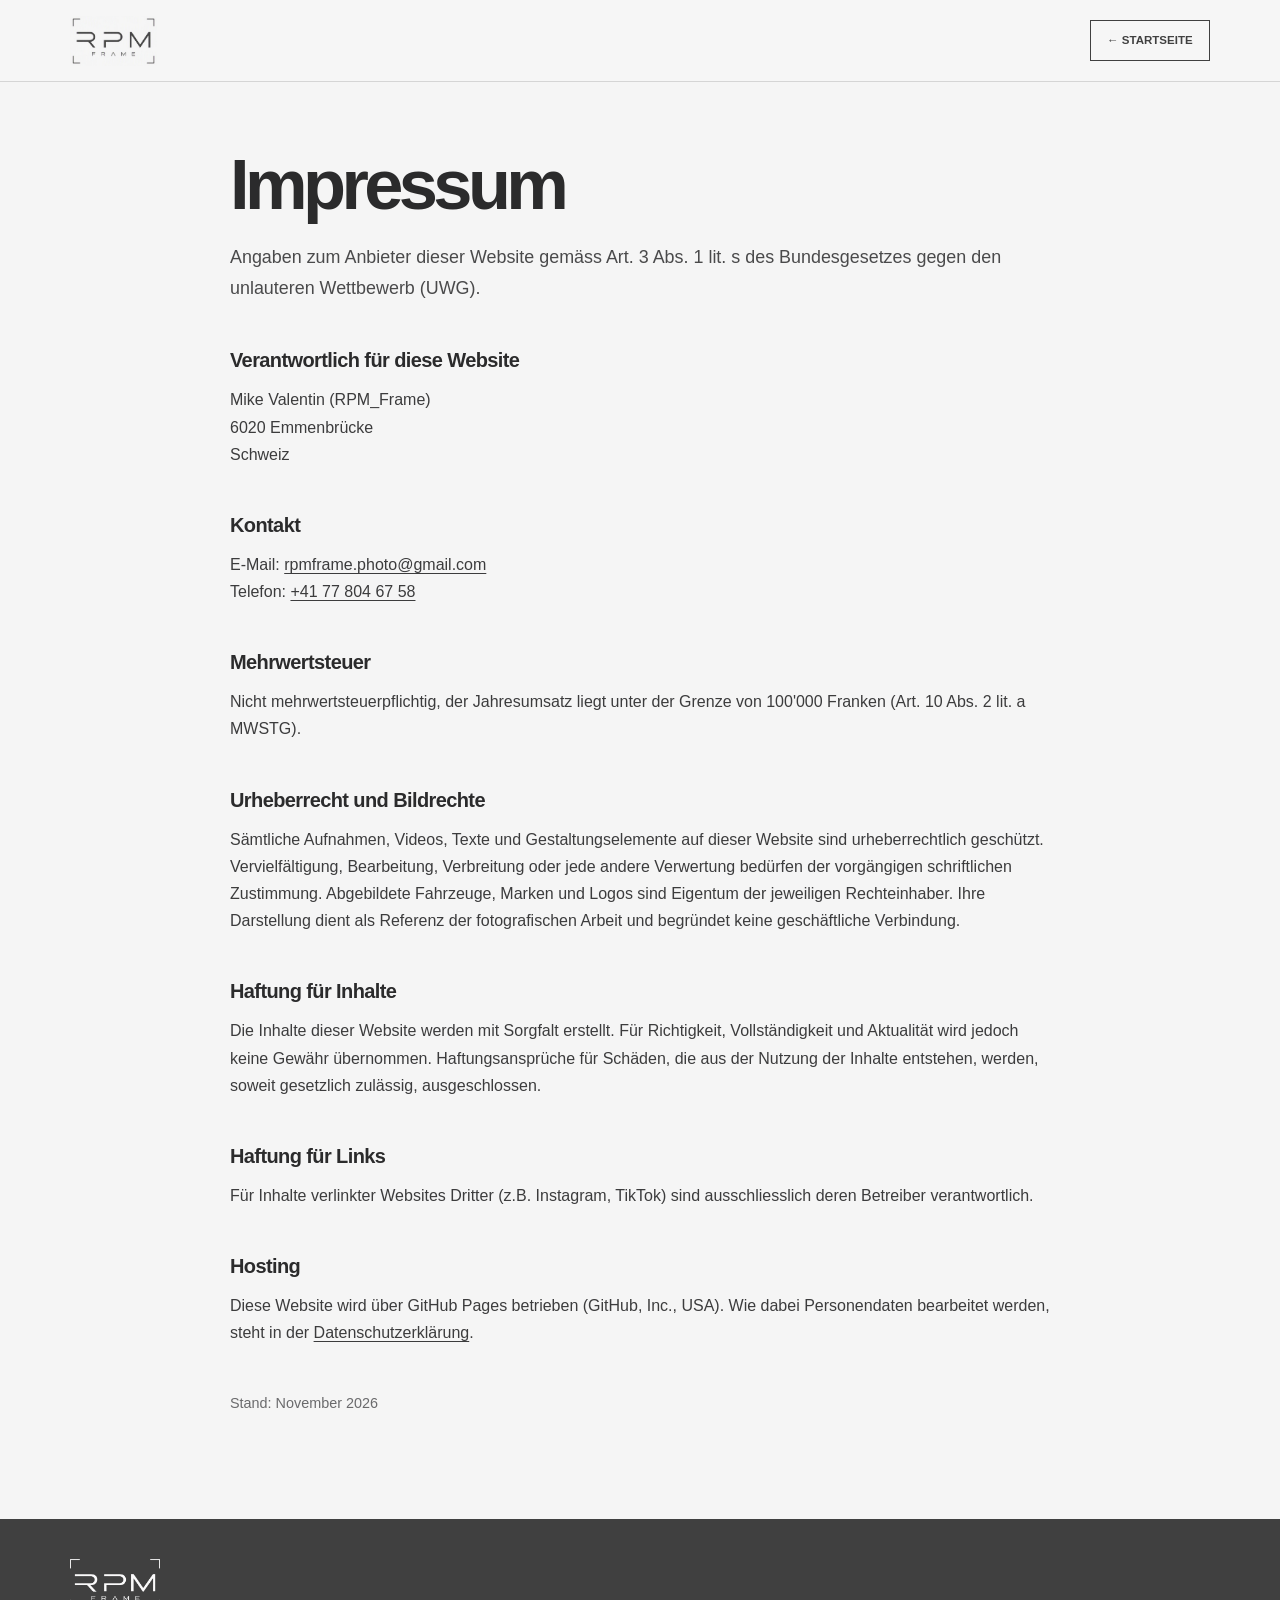
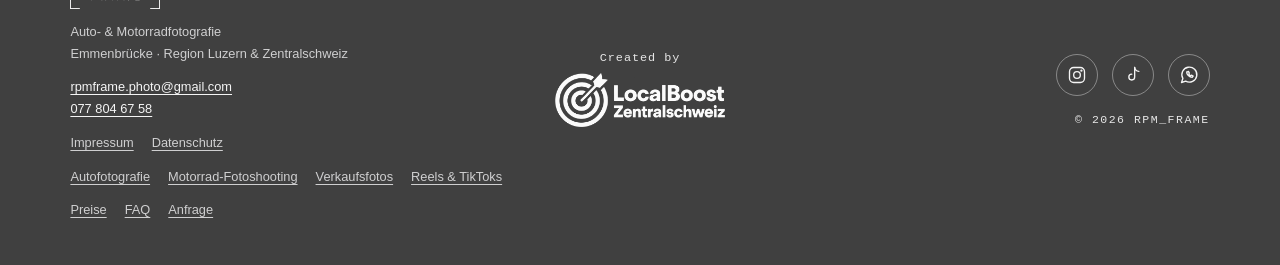
<file: impressum.html>
<!doctype html>
<html lang="de-CH">
<head>
  <meta charset="utf-8"><meta name="viewport" content="width=device-width,initial-scale=1"><meta name="theme-color" content="#f6f6f6">
  <meta name="description" content="Impressum von RPM_Frame.">
  <title>Impressum - RPM Frame</title>
  <link rel="icon" href="favicon.ico" sizes="any"><link rel="icon" type="image/png" sizes="32x32" href="favicon-32.png"><link rel="icon" type="image/png" sizes="192x192" href="favicon-192.png"><link rel="apple-touch-icon" href="apple-touch-icon.png">
  <style>
    :root{--ink:#f5f5f5;--line:rgba(64,64,64,.18);--muted:#6a6a6c;--accent:#404040;--text:#2b2b2c}
    *{box-sizing:border-box}html{scroll-behavior:smooth}
    body{margin:0;background:var(--ink);color:var(--text);font:16px/1.55 Arial,Helvetica,sans-serif;-webkit-text-size-adjust:100%}
    a{color:inherit}img{display:block;max-width:100%}
    .mono{font:500 .72rem/1 "Courier New",monospace;letter-spacing:.13em;text-transform:uppercase;color:var(--accent)}
    .nav{height:82px;display:flex;align-items:center;justify-content:space-between;padding:0 5.5vw;position:fixed;top:0;z-index:10;width:100%;border-bottom:1px solid var(--line);background:#f6f6f6}
    .brand-logo{height:50px;width:auto}.nav-cta{text-decoration:none;border:1px solid var(--accent);padding:11px 16px;color:var(--accent);font-size:.72rem;font-weight:700}.nav-cta:hover{background:var(--accent);color:#f5f5f5}
    main{padding:150px 5.5vw 90px;max-width:calc(820px + 11vw);margin:0 auto}
    h1{font-size:clamp(1.9rem,6vw,4.4rem);letter-spacing:-.065em;line-height:1;margin:0 0 22px}
    .lead{font-size:1.12rem;color:#4a4a4b;margin:0 0 10px}
    h2{font-size:1.25rem;letter-spacing:-.03em;margin:42px 0 10px}
    p{margin:0 0 14px;color:#3c3c3d;line-height:1.7}
    main a{text-underline-offset:3px}
    .stand{margin-top:44px;color:var(--muted);font-size:.9rem}
    footer{padding:40px 5.5vw 44px;display:grid;grid-template-columns:1fr auto 1fr;align-items:center;gap:28px;background:#404040;color:#cfcfd0;font-size:.8rem}
    footer p{margin:12px 0 0;color:#cfcfd0}footer .mono{color:#e6e6e6}
    footer .footer-side{display:grid;gap:18px;justify-items:end;justify-self:end}
    .social{display:flex;gap:14px}.social a{width:42px;height:42px;border:1px solid rgba(245,245,245,.4);border-radius:50%;display:grid;place-items:center;color:#f5f5f5}.social a:hover{background:#f5f5f5;color:#404040}.social svg{width:20px;height:20px}
    .credit{display:grid;justify-items:center;gap:8px;text-align:center;text-decoration:none}.credit .mono{text-transform:none;letter-spacing:.08em;font-size:.74rem}.credit img{width:170px;height:auto}
    .f-mail{color:#f5f5f5;text-decoration:underline;text-underline-offset:3px}
    .f-legal{display:flex;gap:18px}.f-services{flex-wrap:wrap;gap:6px 18px}.f-legal a{color:#cfcfd0;text-decoration:underline;text-underline-offset:3px}
    @media(max-width:800px){.nav{height:62px;padding:0 5vw}.brand-logo{height:38px}main{padding:100px 5vw 60px}h2{margin-top:34px}footer{padding:34px 5vw 40px;display:block}footer .footer-side{margin-top:26px;justify-items:start;justify-self:start}.credit{justify-items:start;text-align:left;margin-top:28px}.f-legal a,.f-mail{display:inline-flex;align-items:center;min-height:44px;padding:0}.nav .logo{display:flex;align-items:center;min-height:44px}.f-left .logo{display:inline-block;padding:3px 0}.social a{width:44px;height:44px}.nav-cta{display:inline-flex;align-items:center;min-height:44px}.f-legal a,.f-mail{min-width:44px;padding:0 2px}}
  </style>
<link rel="canonical" href="https://rpmframe.ch/impressum">
</head>
<body>
  <nav class="nav"><a class="logo" href="index.html#home" aria-label="RPM Frame Startseite"><img class="brand-logo" src="assets/images/logo-rpm-frame.jpg" alt="RPM Frame" width="87" height="50"></a><a class="nav-cta" href="index.html">← STARTSEITE</a></nav>
  <main>
    <h1>Impressum</h1>
    <p class="lead">Angaben zum Anbieter dieser Website gemäss Art. 3 Abs. 1 lit. s des Bundesgesetzes gegen den unlauteren Wettbewerb (UWG).</p>
    <h2>Verantwortlich für diese Website</h2>
    <p>Mike Valentin (RPM_Frame)<br>6020 Emmenbrücke<br>Schweiz</p>
    <h2>Kontakt</h2>
    <p>E-Mail: <a href="mailto:rpmframe.photo@gmail.com">rpmframe.photo@gmail.com</a><br>Telefon: <a href="tel:+41778046758">+41 77 804 67 58</a></p>
    <h2>Mehrwertsteuer</h2>
    <p>Nicht mehrwertsteuerpflichtig, der Jahresumsatz liegt unter der Grenze von 100'000 Franken (Art. 10 Abs. 2 lit. a MWSTG).</p>
    <h2>Urheberrecht und Bildrechte</h2>
    <p>Sämtliche Aufnahmen, Videos, Texte und Gestaltungselemente auf dieser Website sind urheberrechtlich geschützt. Vervielfältigung, Bearbeitung, Verbreitung oder jede andere Verwertung bedürfen der vorgängigen schriftlichen Zustimmung. Abgebildete Fahrzeuge, Marken und Logos sind Eigentum der jeweiligen Rechteinhaber. Ihre Darstellung dient als Referenz der fotografischen Arbeit und begründet keine geschäftliche Verbindung.</p>
    <h2>Haftung für Inhalte</h2>
    <p>Die Inhalte dieser Website werden mit Sorgfalt erstellt. Für Richtigkeit, Vollständigkeit und Aktualität wird jedoch keine Gewähr übernommen. Haftungsansprüche für Schäden, die aus der Nutzung der Inhalte entstehen, werden, soweit gesetzlich zulässig, ausgeschlossen.</p>
    <h2>Haftung für Links</h2>
    <p>Für Inhalte verlinkter Websites Dritter (z.B. Instagram, TikTok) sind ausschliesslich deren Betreiber verantwortlich.</p>
    <h2>Hosting</h2>
    <p>Diese Website wird über GitHub Pages betrieben (GitHub, Inc., USA). Wie dabei Personendaten bearbeitet werden, steht in der <a href="datenschutz.html">Datenschutzerklärung</a>.</p>
    <p class="stand">Stand: November 2026</p>
  </main>
  <footer>
    <div class="f-left"><a class="logo" href="index.html#home" aria-label="RPM Frame Startseite"><img class="brand-logo" src="assets/images/logo-rpm-frame-light.png" alt="RPM Frame" width="90" height="50"></a><p>Auto- &amp; Motorradfotografie<br>Emmenbrücke · Region Luzern &amp; Zentralschweiz</p><p><a class="f-mail" href="mailto:rpmframe.photo@gmail.com">rpmframe.photo@gmail.com</a><br><a class="f-mail" href="tel:+41778046758">077 804 67 58</a></p><p class="f-legal"><a href="impressum.html">Impressum</a><a href="datenschutz.html">Datenschutz</a></p><p class="f-legal f-services"><a href="autofotografie-luzern.html">Autofotografie</a><a href="motorrad-fotoshooting-zentralschweiz.html">Motorrad-Fotoshooting</a><a href="fahrzeug-verkaufsfotos.html">Verkaufsfotos</a><a href="reels-tiktok-auto.html">Reels &amp; TikToks</a></p><p class="f-legal f-services"><a href="index.html#angebot">Preise</a><a href="index.html#faq">FAQ</a><a href="index.html#anfrage">Anfrage</a></p></div>
    <a class="credit" href="https://localboost-zs.ch" target="_blank" rel="noopener" aria-label="Created by LocalBoost"><span class="mono">Created by</span><img src="assets/images/localboost-zentralschweiz-white.png" alt="LocalBoost Zentralschweiz" width="170" height="54" loading="lazy"></a>
    <div class="footer-side"><div class="social"><a href="https://instagram.com/rpm_frame" target="_blank" rel="noopener" aria-label="Instagram @rpm_frame"><svg viewBox="0 0 24 24" fill="none" stroke="currentColor" stroke-width="1.6" stroke-linecap="round" stroke-linejoin="round"><rect x="3" y="3" width="18" height="18" rx="5"/><circle cx="12" cy="12" r="4"/><circle cx="17.3" cy="6.7" r=".6" fill="currentColor"/></svg></a><a href="https://tiktok.com/@rpm_frame" target="_blank" rel="noopener" aria-label="TikTok @rpm_frame"><svg viewBox="0 0 24 24" fill="none" stroke="currentColor" stroke-width="1.6" stroke-linecap="round" stroke-linejoin="round"><path d="M14 3v11.5a3.5 3.5 0 1 1-3.5-3.5"/><path d="M14 3c.4 2.6 2.2 4.4 5 4.6"/></svg></a><a href="https://wa.me/41778046758?text=Hallo%20Mike%2C%20ich%20interessiere%20mich%20f%C3%BCr%20ein%20Shooting." target="_blank" rel="noopener" aria-label="WhatsApp"><svg viewBox="0 0 24 24" fill="none" stroke="currentColor" stroke-width="1.6" stroke-linecap="round" stroke-linejoin="round" aria-hidden="true"><path d="M3 21l1.65-4.9A9 9 0 1 1 8 19.4L3 21z"/><path d="M9.2 8.2c-.3 2.9 3.4 6.6 6.6 6.6l1.2-1.5-2.1-1.1-.9.7c-.9-.4-1.9-1.4-2.3-2.3l.7-.9-1.1-2.1-1.1.6z"/></svg></a></div><div class="mono">© 2026 RPM_Frame</div></div>
  </footer>
</body>
</html>
</file>
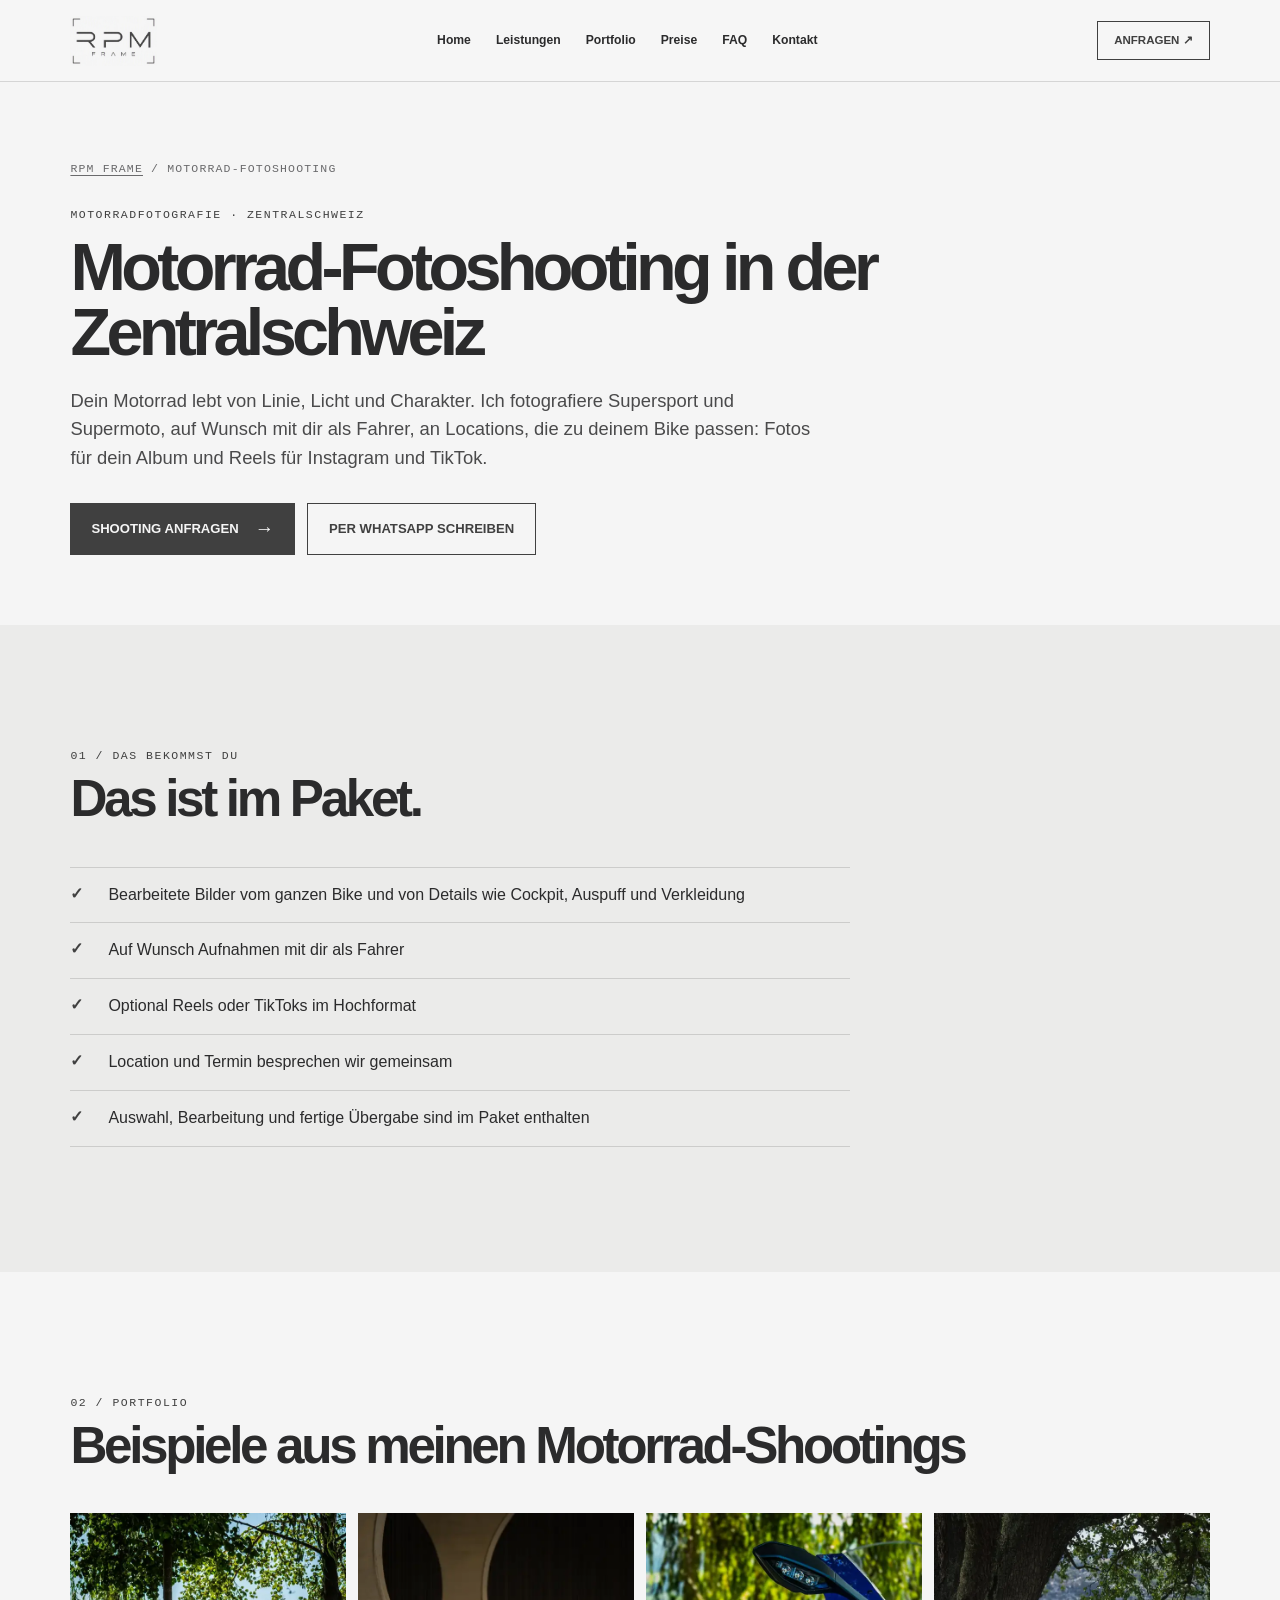
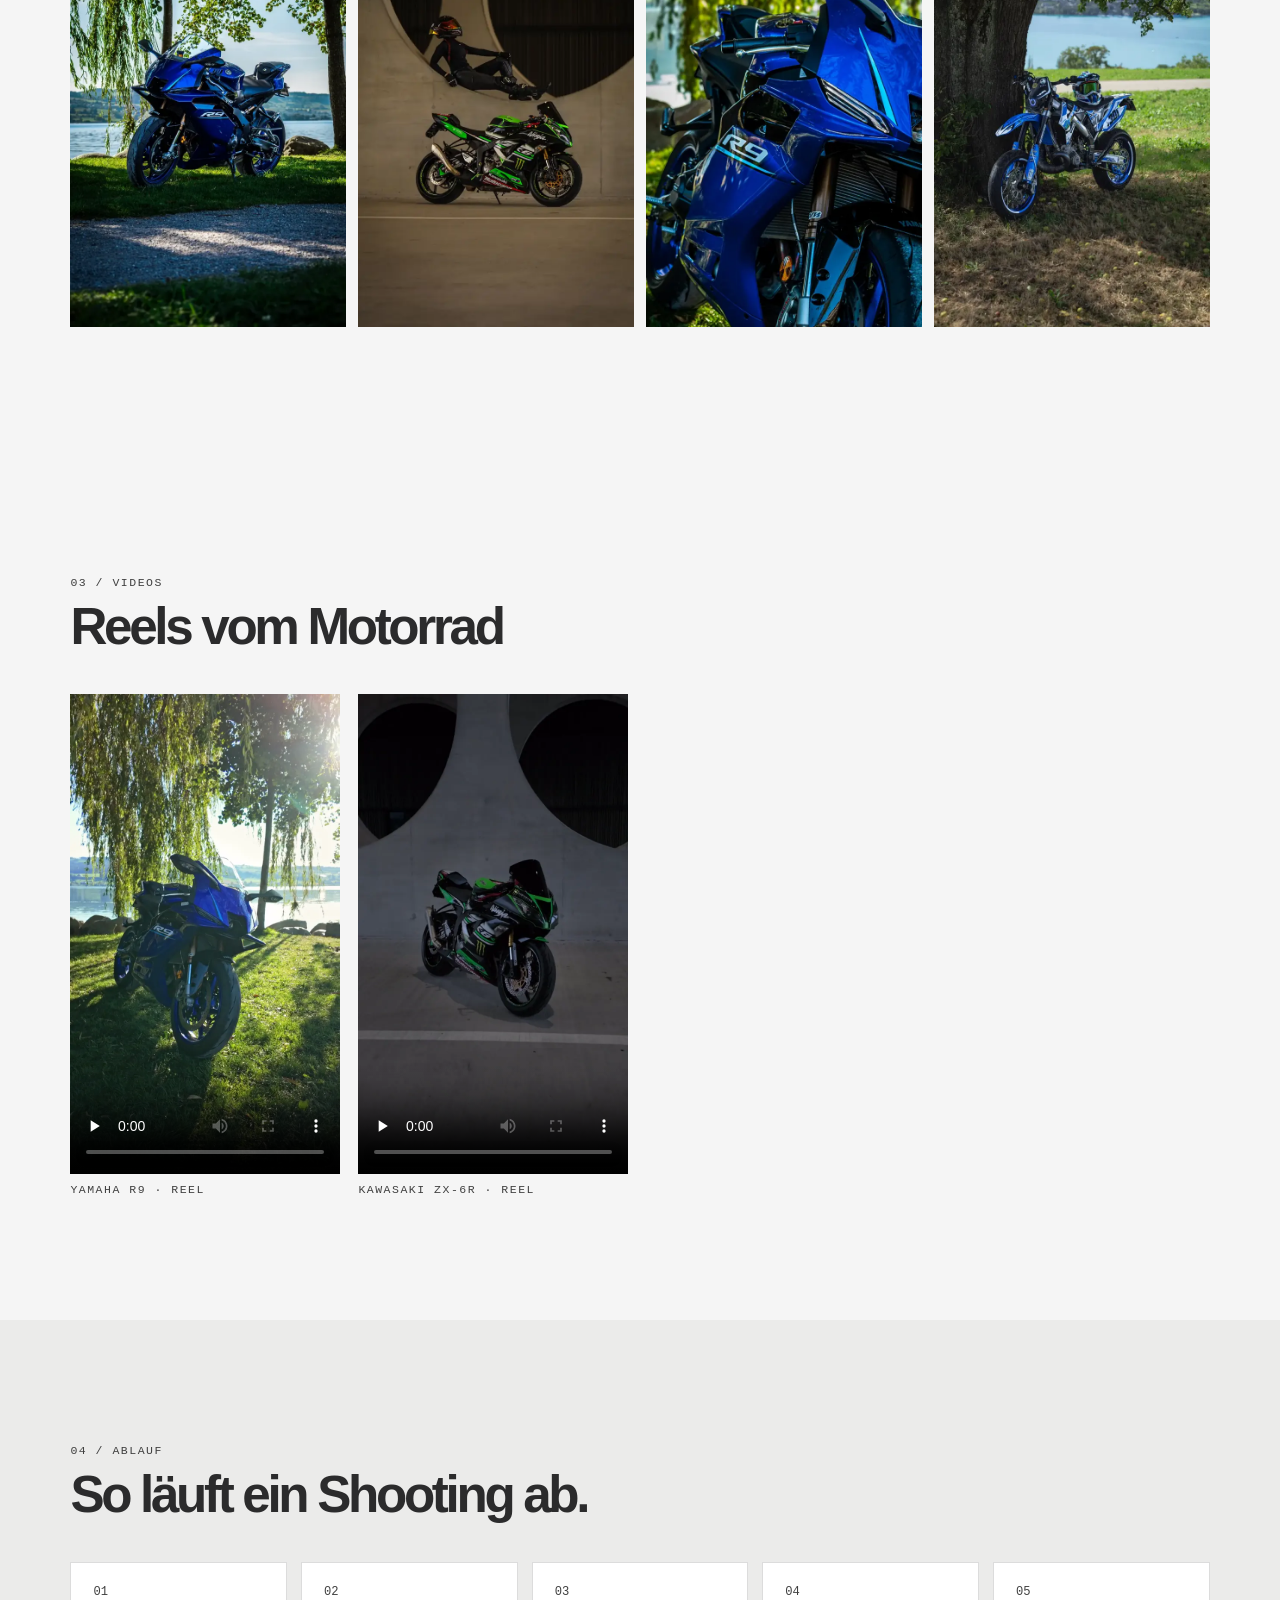
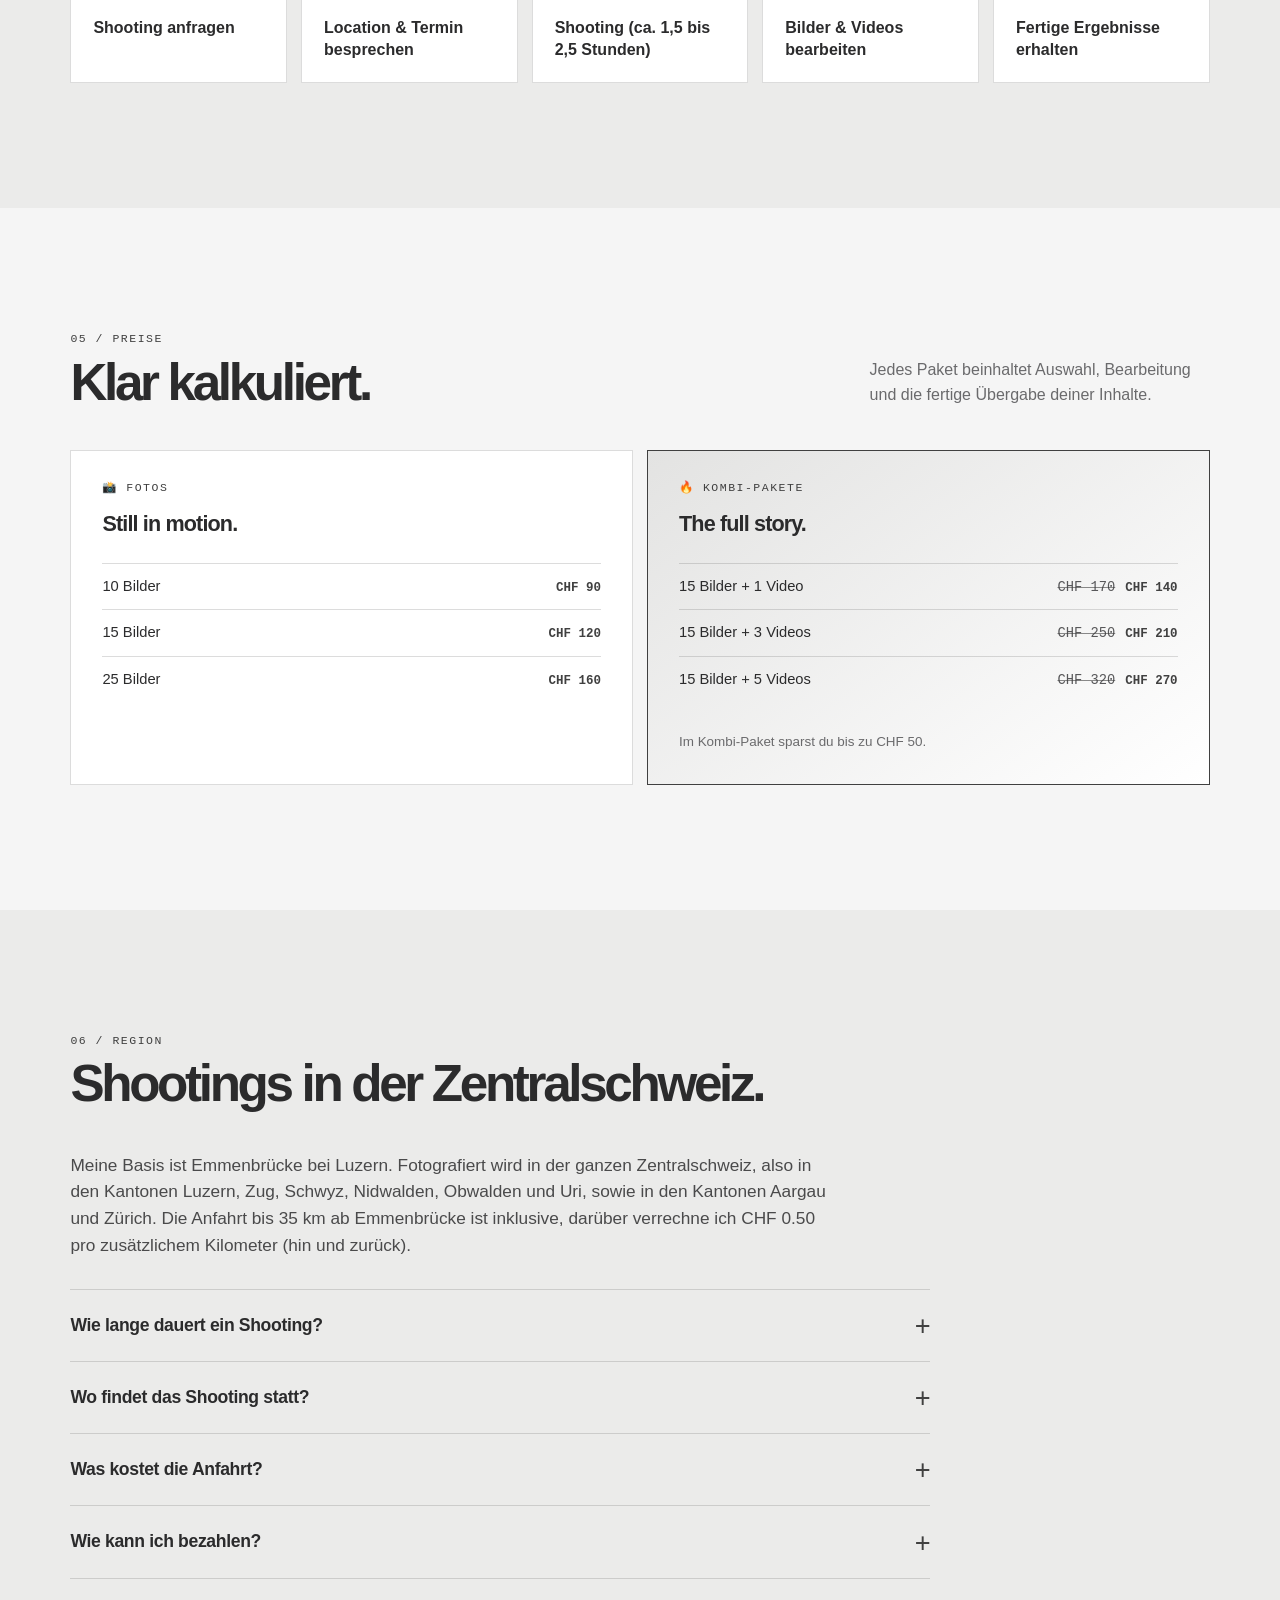
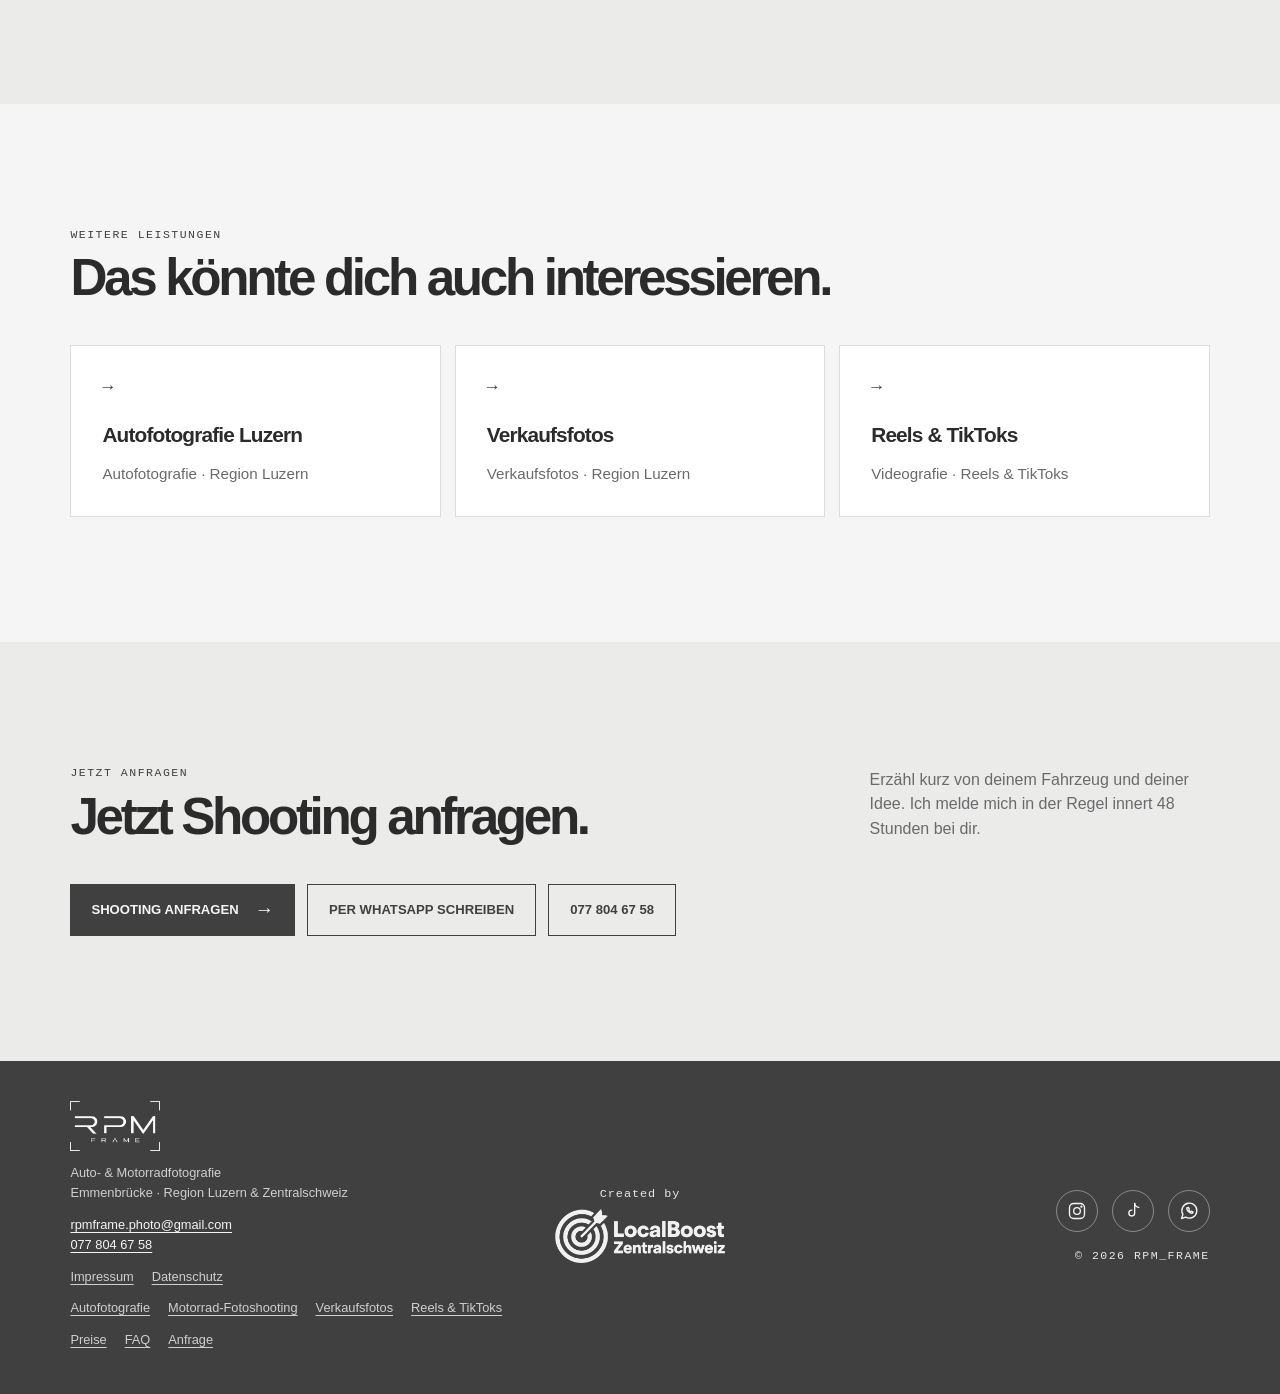
<file: motorrad-fotoshooting-zentralschweiz.html>
<!doctype html>
<html lang="de-CH">
<head>
  <meta charset="utf-8"><meta name="viewport" content="width=device-width,initial-scale=1"><meta name="theme-color" content="#f6f6f6">
  <meta name="description" content="Motorrad-Fotoshooting in der Zentralschweiz: Fotos und Reels für dein Bike, Pakete ab CHF 90. Region Luzern, Anfahrt bis 35 km inklusive.">
  <title>Motorrad Fotoshooting Zentralschweiz | RPM Frame</title>
  <link rel="icon" href="favicon.ico" sizes="any"><link rel="icon" type="image/png" sizes="32x32" href="favicon-32.png"><link rel="icon" type="image/png" sizes="192x192" href="favicon-192.png"><link rel="apple-touch-icon" href="apple-touch-icon.png">
  <link rel="stylesheet" href="assets/style.css">
  <link rel="canonical" href="https://rpmframe.ch/motorrad-fotoshooting-zentralschweiz"><meta property="og:type" content="website"><meta property="og:locale" content="de_CH"><meta property="og:site_name" content="RPM Frame"><meta property="og:title" content="Motorrad Fotoshooting Zentralschweiz | RPM Frame"><meta property="og:description" content="Motorrad-Fotoshooting in der Zentralschweiz: Fotos und Reels für dein Bike, Pakete ab CHF 90. Region Luzern, Anfahrt bis 35 km inklusive."><meta property="og:url" content="https://rpmframe.ch/motorrad-fotoshooting-zentralschweiz"><meta property="og:image" content="https://rpmframe.ch/assets/images/og-image.jpg"><meta property="og:image:width" content="1200"><meta property="og:image:height" content="630"><meta name="twitter:card" content="summary_large_image"><meta name="twitter:title" content="Motorrad Fotoshooting Zentralschweiz | RPM Frame"><meta name="twitter:description" content="Motorrad-Fotoshooting in der Zentralschweiz: Fotos und Reels für dein Bike, Pakete ab CHF 90. Region Luzern, Anfahrt bis 35 km inklusive."><meta name="twitter:image" content="https://rpmframe.ch/assets/images/og-image.jpg">
  <script type="application/ld+json">
{
 "@context": "https://schema.org",
 "@type": "Service",
 "name": "Motorrad-Fotoshooting in der Zentralschweiz",
 "serviceType": "Motorradfotografie",
 "url": "https://rpmframe.ch/motorrad-fotoshooting-zentralschweiz",
 "provider": {
  "@id": "https://rpmframe.ch/#business"
 },
 "areaServed": {
  "@type": "AdministrativeArea",
  "name": "Zentralschweiz"
 },
 "offers": [
  {
   "@type": "Offer",
   "name": "10 Bilder",
   "price": "90",
   "priceCurrency": "CHF"
  },
  {
   "@type": "Offer",
   "name": "15 Bilder",
   "price": "120",
   "priceCurrency": "CHF"
  },
  {
   "@type": "Offer",
   "name": "25 Bilder",
   "price": "160",
   "priceCurrency": "CHF"
  },
  {
   "@type": "Offer",
   "name": "15 Bilder + 1 Video",
   "price": "140",
   "priceCurrency": "CHF"
  },
  {
   "@type": "Offer",
   "name": "15 Bilder + 3 Videos",
   "price": "210",
   "priceCurrency": "CHF"
  },
  {
   "@type": "Offer",
   "name": "15 Bilder + 5 Videos",
   "price": "270",
   "priceCurrency": "CHF"
  }
 ]
}
</script>
  <script type="application/ld+json">
{
 "@context": "https://schema.org",
 "@type": "BreadcrumbList",
 "itemListElement": [
  {
   "@type": "ListItem",
   "position": 1,
   "name": "RPM Frame",
   "item": "https://rpmframe.ch/"
  },
  {
   "@type": "ListItem",
   "position": 2,
   "name": "Motorrad-Fotoshooting",
   "item": "https://rpmframe.ch/motorrad-fotoshooting-zentralschweiz"
  }
 ]
}
</script>
  <script type="application/ld+json">
{
 "@context": "https://schema.org",
 "@type": "FAQPage",
 "mainEntity": [
  {
   "@type": "Question",
   "name": "Wie lange dauert ein Shooting?",
   "acceptedAnswer": {
    "@type": "Answer",
    "text": "Je nach Aufwand und Umfang ca. 1,5 bis 2,5 Stunden."
   }
  },
  {
   "@type": "Question",
   "name": "Wo findet das Shooting statt?",
   "acceptedAnswer": {
    "@type": "Answer",
    "text": "In der Zentralschweiz, den Ort besprechen wir gemeinsam. Gute Locations kenne ich, du kannst aber auch einen Wunschort vorschlagen."
   }
  },
  {
   "@type": "Question",
   "name": "Was kostet die Anfahrt?",
   "acceptedAnswer": {
    "@type": "Answer",
    "text": "Die Anfahrt ist bis 35 km ab Emmenbrücke inklusive. Bei längeren Strecken verrechne ich CHF 0.50 pro zusätzlichem Kilometer (hin und zurück). Ich sage es dir vorher, nichts kommt überraschend."
   }
  },
  {
   "@type": "Question",
   "name": "Wie kann ich bezahlen?",
   "acceptedAnswer": {
    "@type": "Answer",
    "text": "Per Twint oder bar, direkt nach dem Shooting."
   }
  }
 ]
}
</script>
</head>
<body>
  <nav class="nav">
    <a class="logo" href="index.html#home" aria-label="RPM Frame Startseite"><img class="brand-logo" src="assets/images/logo-rpm-frame.jpg" alt="RPM Frame" width="87" height="50"></a>
    <div class="links"><a href="index.html#home">Home</a><a href="index.html#loesung">Leistungen</a><a href="index.html#portfolio">Portfolio</a><a href="index.html#angebot">Preise</a><a href="index.html#faq">FAQ</a><a href="index.html#anfrage">Kontakt</a></div>
    <a class="nav-cta" href="index.html#anfrage">ANFRAGEN ↗</a>
  </nav>
  <main>
    <section class="section page-hero">
      <div class="crumbs"><a href="index.html">RPM Frame</a> / Motorrad-Fotoshooting</div>
      <div class="mono">Motorradfotografie · Zentralschweiz</div>
      <h1 class="page-h1">Motorrad-Fotoshooting in der Zentralschweiz</h1>
      <p class="lead">Dein Motorrad lebt von Linie, Licht und Charakter. Ich fotografiere Supersport und Supermoto, auf Wunsch mit dir als Fahrer, an Locations, die zu deinem Bike passen: Fotos für dein Album und Reels für Instagram und TikTok.</p>
      <div class="cta-row"><a class="button" href="index.html#anfrage">SHOOTING ANFRAGEN <b>→</b></a><a class="button ghost" href="https://wa.me/41778046758?text=Hallo%20Mike%2C%20ich%20interessiere%20mich%20f%C3%BCr%20ein%20Shooting." target="_blank" rel="noopener">PER WHATSAPP SCHREIBEN</a></div>
    </section>
<section class="section alt-bg">
      <div class="eyebrow"><div><div class="mono">01 / Das bekommst du</div><h2>Das ist im Paket.</h2></div></div>
      <ul class="checklist"><li>Bearbeitete Bilder vom ganzen Bike und von Details wie Cockpit, Auspuff und Verkleidung</li><li>Auf Wunsch Aufnahmen mit dir als Fahrer</li><li>Optional Reels oder TikToks im Hochformat</li><li>Location und Termin besprechen wir gemeinsam</li><li>Auswahl, Bearbeitung und fertige Übergabe sind im Paket enthalten</li></ul>
    </section>
<section class="section">
      <div class="eyebrow"><div><div class="mono">02 / Portfolio</div><h2>Beispiele aus meinen Motorrad-Shootings</h2></div></div>
      <div class="page-gallery"><img src="assets/images/portfolio/img-5609-t.webp" alt="Blaue Yamaha R6 am Seeufer" width="640" height="960" loading="lazy" decoding="async"><img src="assets/images/portfolio/img-8232-t.webp" alt="Kawasaki ZX-6R vor Betonbögen, Fahrer im Hintergrund" width="640" height="960" loading="lazy" decoding="async"><img src="assets/images/portfolio/img-6111-t.webp" alt="Blaue Yamaha R9 in der Frontansicht" width="640" height="960" loading="lazy" decoding="async"><img src="assets/images/portfolio/img-0022-t.webp" alt="Blaue Supermoto unter einem Baum am See" width="640" height="960" loading="lazy" decoding="async"></div>
    </section>
<section class="section">
      <div class="eyebrow"><div><div class="mono">03 / Videos</div><h2>Reels vom Motorrad</h2></div></div>
      <div class="page-videos"><figure><video controls preload="none" playsinline poster="assets/images/portfolio/video-r9-poster.webp" aria-label="Reel: Yamaha R9"><source src="assets/video/yamaha-r9.mp4" type="video/mp4"></video><figcaption class="mono">Yamaha R9 · Reel</figcaption></figure><figure><video controls preload="none" playsinline poster="assets/images/portfolio/video-zx6r-poster.webp" aria-label="Reel: Kawasaki ZX-6R"><source src="assets/video/kawasaki-zx6r.mp4" type="video/mp4"></video><figcaption class="mono">Kawasaki ZX-6R · Reel</figcaption></figure></div>
    </section>
<section class="section alt-bg">
      <div class="eyebrow"><div><div class="mono">04 / Ablauf</div><h2>So läuft ein Shooting ab.</h2></div></div>
      <ol class="steps-list"><li>Shooting anfragen</li><li>Location &amp; Termin besprechen</li><li>Shooting (ca. 1,5 bis 2,5 Stunden)</li><li>Bilder &amp; Videos bearbeiten</li><li>Fertige Ergebnisse erhalten</li></ol>
    </section>
<section class="section pricing">
      <div class="eyebrow"><div><div class="mono">05 / Preise</div><h2>Klar kalkuliert.</h2></div><p>Jedes Paket beinhaltet Auswahl, Bearbeitung und die fertige Übergabe deiner Inhalte.</p></div>
      <div class="price-grid two"><article class="price-card"><div class="mono">📸 Fotos</div><h3>Still in motion.</h3><ul><li><span>10 Bilder</span><span class="p"><b>CHF 90</b></span></li><li><span>15 Bilder</span><span class="p"><b>CHF 120</b></span></li><li><span>25 Bilder</span><span class="p"><b>CHF 160</b></span></li></ul></article><article class="price-card featured"><div class="mono">🔥 Kombi-Pakete</div><h3>The full story.</h3><ul><li><span>15 Bilder + 1 Video</span><span class="p"><s>CHF 170</s><b>CHF 140</b></span></li><li><span>15 Bilder + 3 Videos</span><span class="p"><s>CHF 250</s><b>CHF 210</b></span></li><li><span>15 Bilder + 5 Videos</span><span class="p"><s>CHF 320</s><b>CHF 270</b></span></li></ul><p class="save">Im Kombi-Paket sparst du bis zu CHF 50.</p></article></div>
    </section>
<section class="section alt-bg">
      <div class="eyebrow"><div><div class="mono">06 / Region</div><h2>Shootings in der Zentralschweiz.</h2></div></div>
      <p class="region-text">Meine Basis ist Emmenbrücke bei Luzern. Fotografiert wird in der ganzen Zentralschweiz, also in den Kantonen Luzern, Zug, Schwyz, Nidwalden, Obwalden und Uri, sowie in den Kantonen Aargau und Zürich. Die Anfahrt bis 35 km ab Emmenbrücke ist inklusive, darüber verrechne ich CHF 0.50 pro zusätzlichem Kilometer (hin und zurück).</p>
      <div class="faq"><div class="faq-list"><details><summary>Wie lange dauert ein Shooting?</summary><p>Je nach Aufwand und Umfang ca. 1,5 bis 2,5 Stunden.</p></details><details><summary>Wo findet das Shooting statt?</summary><p>In der Zentralschweiz, den Ort besprechen wir gemeinsam. Gute Locations kenne ich, du kannst aber auch einen Wunschort vorschlagen.</p></details><details><summary>Was kostet die Anfahrt?</summary><p>Die Anfahrt ist bis 35 km ab Emmenbrücke inklusive. Bei längeren Strecken verrechne ich CHF 0.50 pro zusätzlichem Kilometer (hin und zurück). Ich sage es dir vorher, nichts kommt überraschend.</p></details><details><summary>Wie kann ich bezahlen?</summary><p>Per Twint oder bar, direkt nach dem Shooting.</p></details></div></div>
    </section>
<section class="section">
      <div class="eyebrow"><div><div class="mono">Weitere Leistungen</div><h2>Das könnte dich auch interessieren.</h2></div></div>
      <div class="feat-grid"><a class="feat feat-link" href="autofotografie-luzern.html"><div class="num">→</div><h3>Autofotografie Luzern</h3><p>Autofotografie · Region Luzern</p></a><a class="feat feat-link" href="fahrzeug-verkaufsfotos.html"><div class="num">→</div><h3>Verkaufsfotos</h3><p>Verkaufsfotos · Region Luzern</p></a><a class="feat feat-link" href="reels-tiktok-auto.html"><div class="num">→</div><h3>Reels &amp; TikToks</h3><p>Videografie · Reels &amp; TikToks</p></a></div>
    </section>
<section class="section alt-bg">
      <div class="eyebrow"><div><div class="mono">Jetzt anfragen</div><h2>Jetzt Shooting anfragen.</h2></div><p>Erzähl kurz von deinem Fahrzeug und deiner Idee. Ich melde mich in der Regel innert 48 Stunden bei dir.</p></div>
      <div class="cta-row"><a class="button" href="index.html#anfrage">SHOOTING ANFRAGEN <b>→</b></a><a class="button ghost" href="https://wa.me/41778046758?text=Hallo%20Mike%2C%20ich%20interessiere%20mich%20f%C3%BCr%20ein%20Shooting." target="_blank" rel="noopener">PER WHATSAPP SCHREIBEN</a><a class="button ghost" href="tel:+41778046758" aria-label="Anrufen: 077 804 67 58">077 804 67 58</a></div>
    </section>
  </main>
  <div class="stick show" id="stick"><a class="button" href="index.html#anfrage">SHOOTING ANFRAGEN <b>→</b></a><a class="wa" href="https://wa.me/41778046758?text=Hallo%20Mike%2C%20ich%20interessiere%20mich%20f%C3%BCr%20ein%20Shooting." target="_blank" rel="noopener" aria-label="Per WhatsApp schreiben"><svg viewBox="0 0 24 24" fill="none" stroke="currentColor" stroke-width="1.6" stroke-linecap="round" stroke-linejoin="round" aria-hidden="true"><path d="M3 21l1.65-4.9A9 9 0 1 1 8 19.4L3 21z"/><path d="M9.2 8.2c-.3 2.9 3.4 6.6 6.6 6.6l1.2-1.5-2.1-1.1-.9.7c-.9-.4-1.9-1.4-2.3-2.3l.7-.9-1.1-2.1-1.1.6z"/></svg></a></div>
  <footer>
    <div class="f-left"><a class="logo" href="index.html#home" aria-label="RPM Frame Startseite"><img class="brand-logo" src="assets/images/logo-rpm-frame-light.png" alt="RPM Frame" width="90" height="50"></a><p>Auto- &amp; Motorradfotografie<br>Emmenbrücke · Region Luzern &amp; Zentralschweiz</p><p><a class="f-mail" href="mailto:rpmframe.photo@gmail.com">rpmframe.photo@gmail.com</a><br><a class="f-mail" href="tel:+41778046758">077 804 67 58</a></p><p class="f-legal"><a href="impressum.html">Impressum</a><a href="datenschutz.html">Datenschutz</a></p><p class="f-legal f-services"><a href="autofotografie-luzern.html">Autofotografie</a><a href="motorrad-fotoshooting-zentralschweiz.html">Motorrad-Fotoshooting</a><a href="fahrzeug-verkaufsfotos.html">Verkaufsfotos</a><a href="reels-tiktok-auto.html">Reels &amp; TikToks</a></p><p class="f-legal f-services"><a href="index.html#angebot">Preise</a><a href="index.html#faq">FAQ</a><a href="index.html#anfrage">Anfrage</a></p></div>
    <a class="credit" href="https://localboost-zs.ch" target="_blank" rel="noopener" aria-label="Created by LocalBoost"><span class="mono">Created by</span><img src="assets/images/localboost-zentralschweiz-white.png" alt="LocalBoost Zentralschweiz" width="170" height="54" loading="lazy"></a>
    <div class="footer-side"><div class="social"><a href="https://instagram.com/rpm_frame" target="_blank" rel="noopener" aria-label="Instagram @rpm_frame"><svg viewBox="0 0 24 24" fill="none" stroke="currentColor" stroke-width="1.6" stroke-linecap="round" stroke-linejoin="round"><rect x="3" y="3" width="18" height="18" rx="5"/><circle cx="12" cy="12" r="4"/><circle cx="17.3" cy="6.7" r=".6" fill="currentColor"/></svg></a><a href="https://tiktok.com/@rpm_frame" target="_blank" rel="noopener" aria-label="TikTok @rpm_frame"><svg viewBox="0 0 24 24" fill="none" stroke="currentColor" stroke-width="1.6" stroke-linecap="round" stroke-linejoin="round"><path d="M14 3v11.5a3.5 3.5 0 1 1-3.5-3.5"/><path d="M14 3c.4 2.6 2.2 4.4 5 4.6"/></svg></a><a href="https://wa.me/41778046758?text=Hallo%20Mike%2C%20ich%20interessiere%20mich%20f%C3%BCr%20ein%20Shooting." target="_blank" rel="noopener" aria-label="WhatsApp"><svg viewBox="0 0 24 24" fill="none" stroke="currentColor" stroke-width="1.6" stroke-linecap="round" stroke-linejoin="round" aria-hidden="true"><path d="M3 21l1.65-4.9A9 9 0 1 1 8 19.4L3 21z"/><path d="M9.2 8.2c-.3 2.9 3.4 6.6 6.6 6.6l1.2-1.5-2.1-1.1-.9.7c-.9-.4-1.9-1.4-2.3-2.3l.7-.9-1.1-2.1-1.1.6z"/></svg></a></div><div class="mono">© 2026 RPM_Frame</div></div>
  </footer>
</body>
</html>
</file>
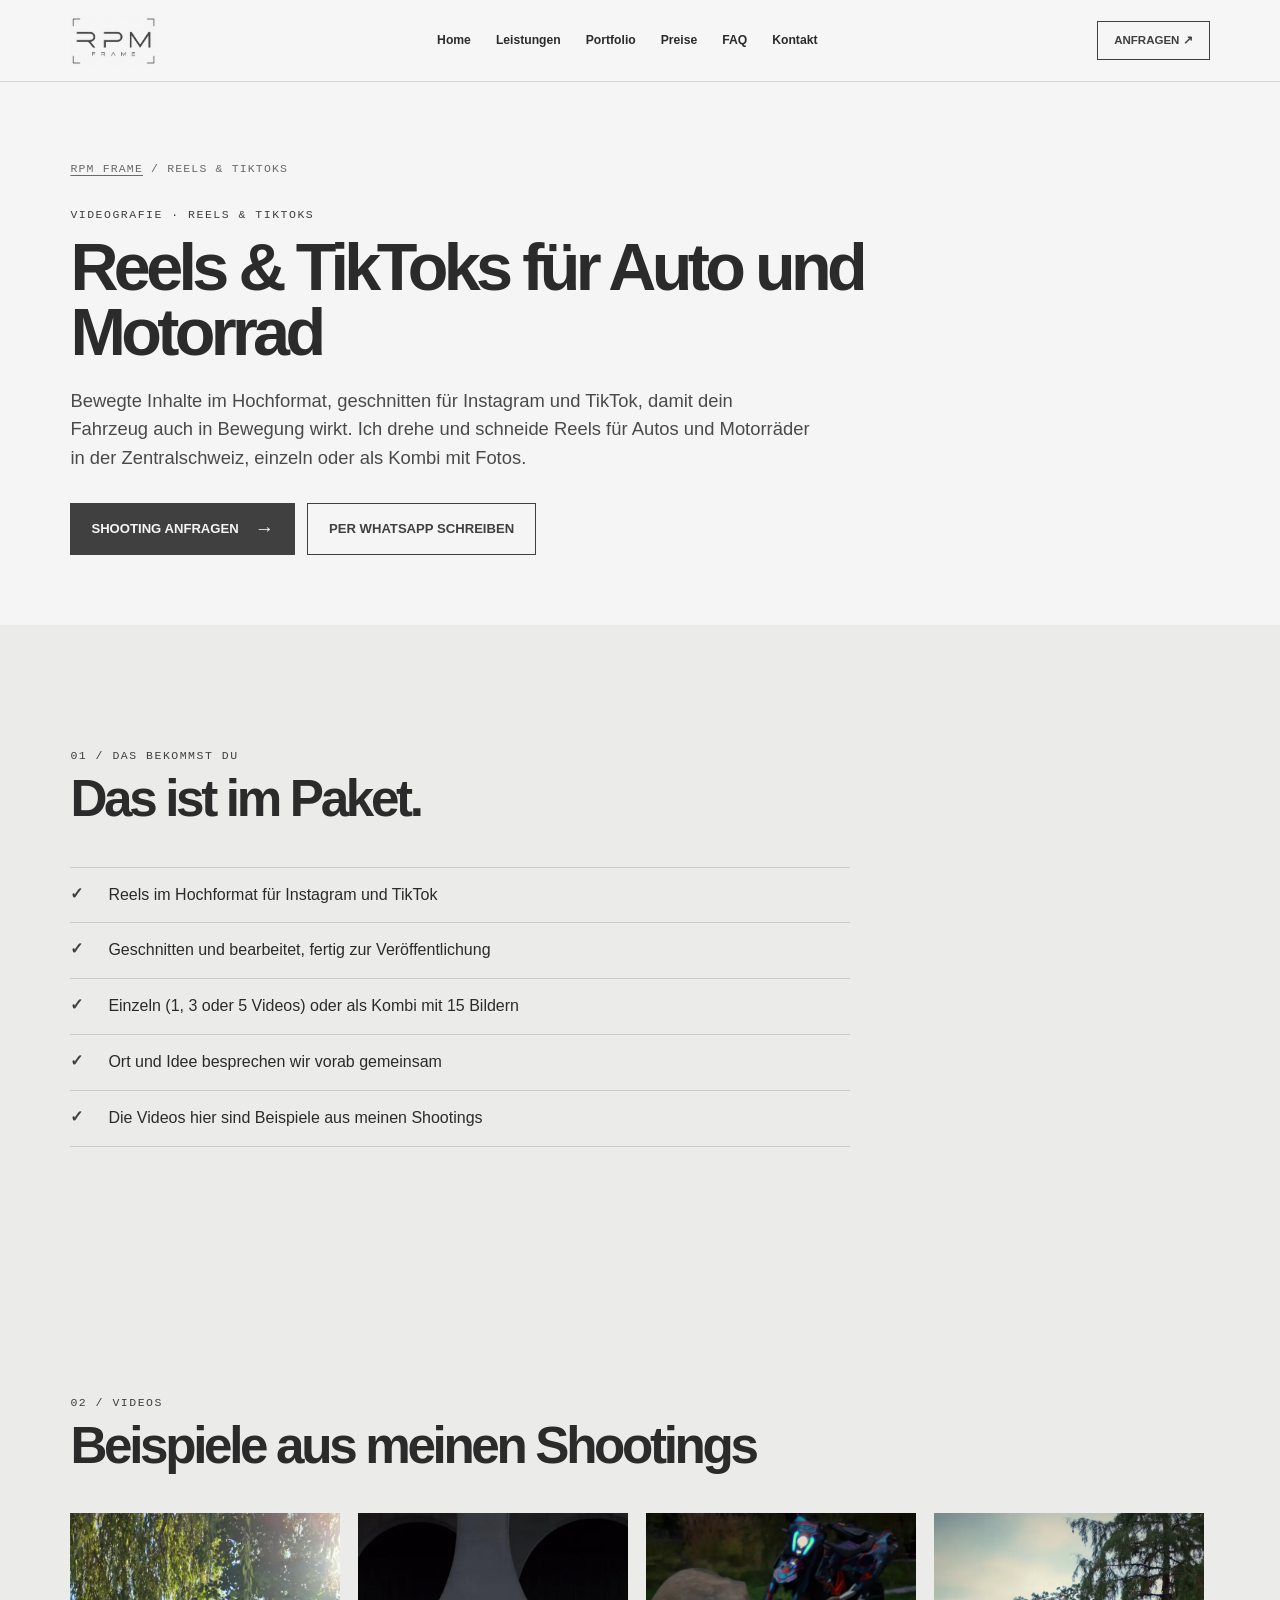
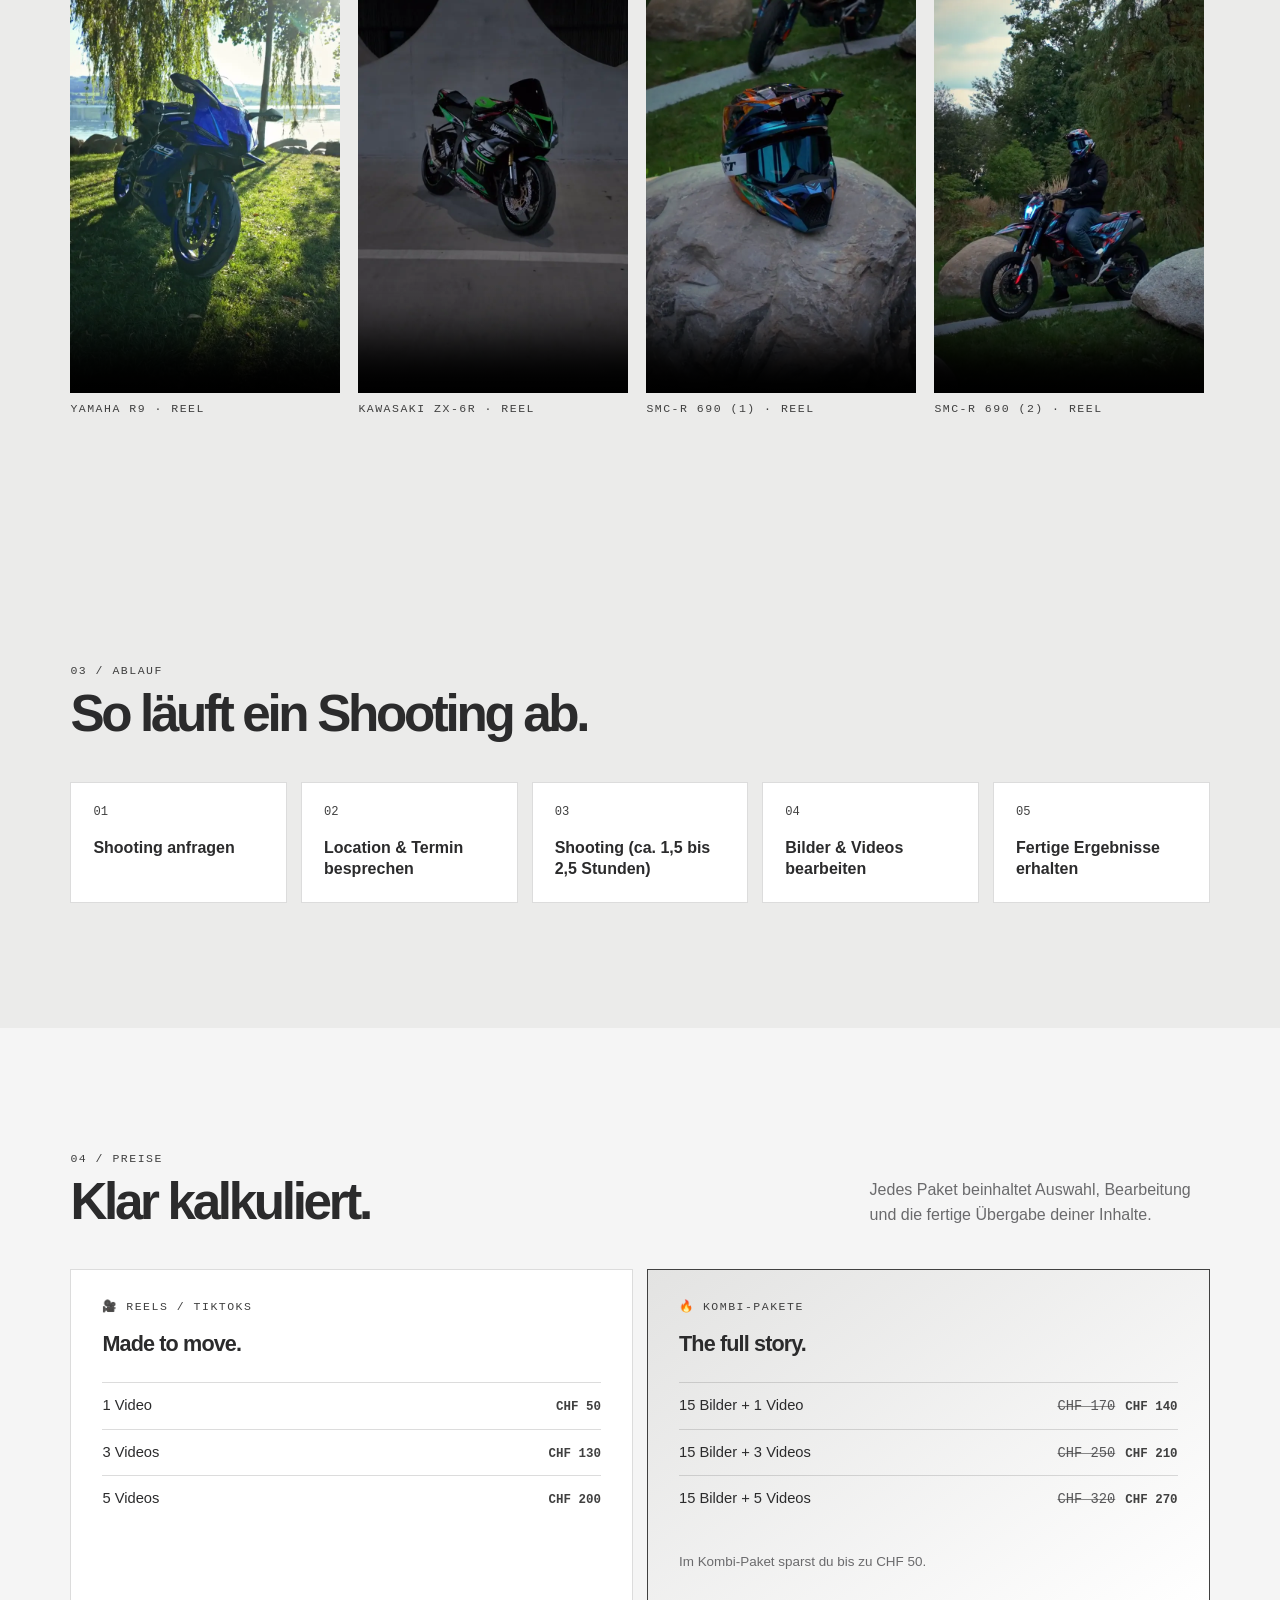
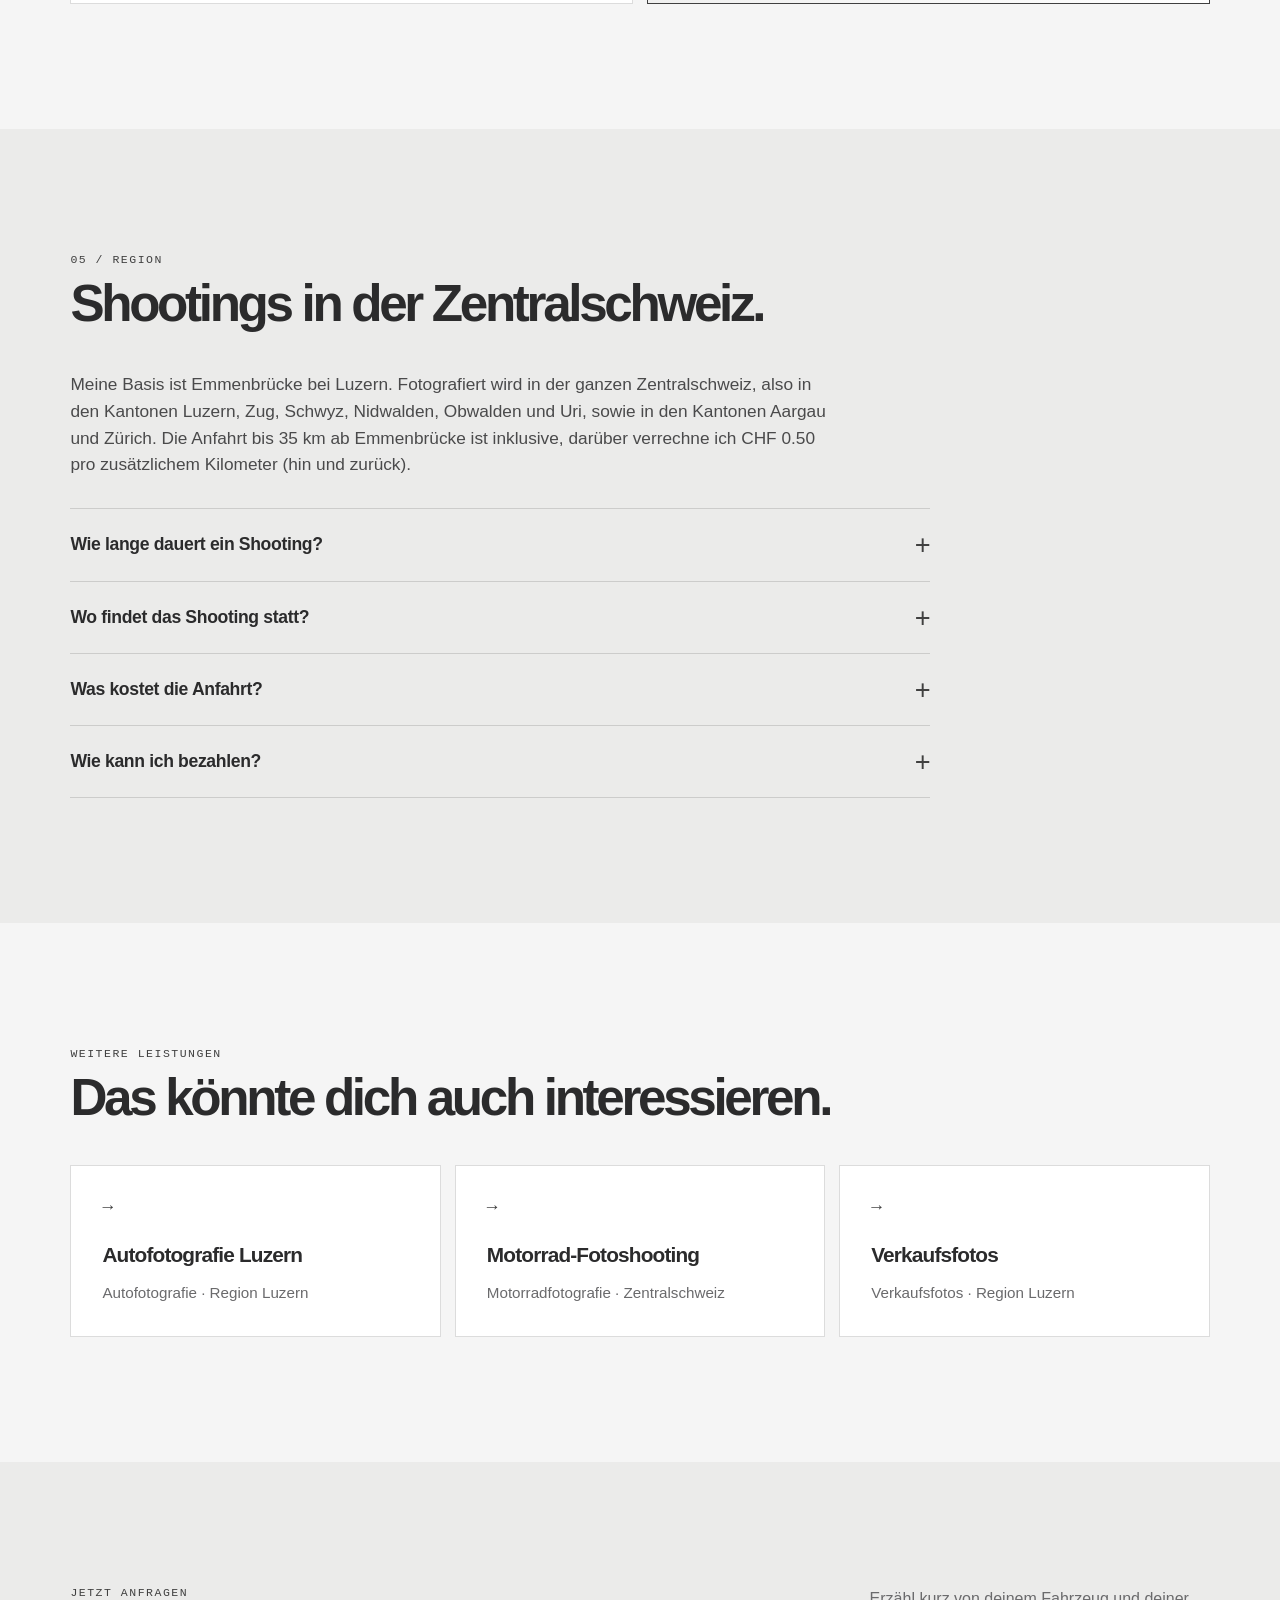
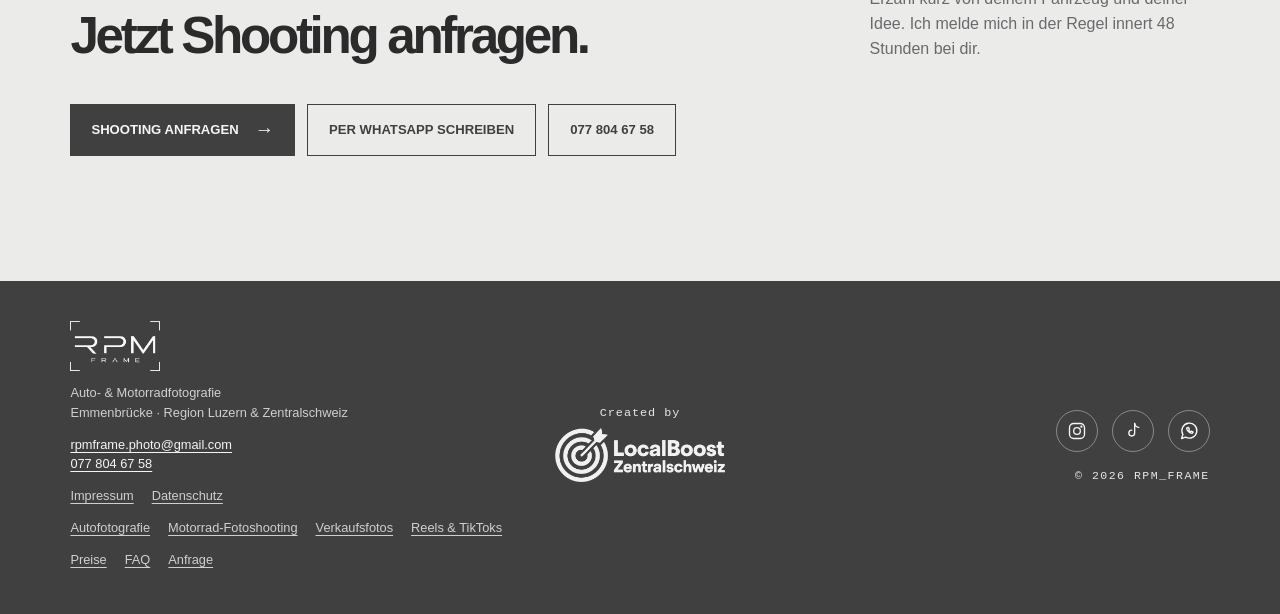
<file: reels-tiktok-auto.html>
<!doctype html>
<html lang="de-CH">
<head>
  <meta charset="utf-8"><meta name="viewport" content="width=device-width,initial-scale=1"><meta name="theme-color" content="#f6f6f6">
  <meta name="description" content="Reels und TikToks für Auto und Motorrad aus der Region Luzern: geschnitten für Instagram und TikTok, ab CHF 50. Shootings in der Zentralschweiz.">
  <title>Reels &amp; TikToks für Auto und Motorrad | RPM Frame</title>
  <link rel="icon" href="favicon.ico" sizes="any"><link rel="icon" type="image/png" sizes="32x32" href="favicon-32.png"><link rel="icon" type="image/png" sizes="192x192" href="favicon-192.png"><link rel="apple-touch-icon" href="apple-touch-icon.png">
  <link rel="stylesheet" href="assets/style.css">
  <link rel="canonical" href="https://rpmframe.ch/reels-tiktok-auto"><meta property="og:type" content="website"><meta property="og:locale" content="de_CH"><meta property="og:site_name" content="RPM Frame"><meta property="og:title" content="Reels &amp; TikToks für Auto und Motorrad | RPM Frame"><meta property="og:description" content="Reels und TikToks für Auto und Motorrad aus der Region Luzern: geschnitten für Instagram und TikTok, ab CHF 50. Shootings in der Zentralschweiz."><meta property="og:url" content="https://rpmframe.ch/reels-tiktok-auto"><meta property="og:image" content="https://rpmframe.ch/assets/images/og-image.jpg"><meta property="og:image:width" content="1200"><meta property="og:image:height" content="630"><meta name="twitter:card" content="summary_large_image"><meta name="twitter:title" content="Reels &amp; TikToks für Auto und Motorrad | RPM Frame"><meta name="twitter:description" content="Reels und TikToks für Auto und Motorrad aus der Region Luzern: geschnitten für Instagram und TikTok, ab CHF 50. Shootings in der Zentralschweiz."><meta name="twitter:image" content="https://rpmframe.ch/assets/images/og-image.jpg">
  <script type="application/ld+json">
{
 "@context": "https://schema.org",
 "@type": "Service",
 "name": "Reels & TikToks für Auto und Motorrad",
 "serviceType": "Reels und TikToks",
 "url": "https://rpmframe.ch/reels-tiktok-auto",
 "provider": {
  "@id": "https://rpmframe.ch/#business"
 },
 "areaServed": {
  "@type": "AdministrativeArea",
  "name": "Zentralschweiz"
 },
 "offers": [
  {
   "@type": "Offer",
   "name": "1 Video",
   "price": "50",
   "priceCurrency": "CHF"
  },
  {
   "@type": "Offer",
   "name": "3 Videos",
   "price": "130",
   "priceCurrency": "CHF"
  },
  {
   "@type": "Offer",
   "name": "5 Videos",
   "price": "200",
   "priceCurrency": "CHF"
  },
  {
   "@type": "Offer",
   "name": "15 Bilder + 1 Video",
   "price": "140",
   "priceCurrency": "CHF"
  },
  {
   "@type": "Offer",
   "name": "15 Bilder + 3 Videos",
   "price": "210",
   "priceCurrency": "CHF"
  },
  {
   "@type": "Offer",
   "name": "15 Bilder + 5 Videos",
   "price": "270",
   "priceCurrency": "CHF"
  }
 ]
}
</script>
  <script type="application/ld+json">
{
 "@context": "https://schema.org",
 "@type": "BreadcrumbList",
 "itemListElement": [
  {
   "@type": "ListItem",
   "position": 1,
   "name": "RPM Frame",
   "item": "https://rpmframe.ch/"
  },
  {
   "@type": "ListItem",
   "position": 2,
   "name": "Reels & TikToks",
   "item": "https://rpmframe.ch/reels-tiktok-auto"
  }
 ]
}
</script>
  <script type="application/ld+json">
{
 "@context": "https://schema.org",
 "@type": "FAQPage",
 "mainEntity": [
  {
   "@type": "Question",
   "name": "Wie lange dauert ein Shooting?",
   "acceptedAnswer": {
    "@type": "Answer",
    "text": "Je nach Aufwand und Umfang ca. 1,5 bis 2,5 Stunden."
   }
  },
  {
   "@type": "Question",
   "name": "Wo findet das Shooting statt?",
   "acceptedAnswer": {
    "@type": "Answer",
    "text": "In der Zentralschweiz, den Ort besprechen wir gemeinsam. Gute Locations kenne ich, du kannst aber auch einen Wunschort vorschlagen."
   }
  },
  {
   "@type": "Question",
   "name": "Was kostet die Anfahrt?",
   "acceptedAnswer": {
    "@type": "Answer",
    "text": "Die Anfahrt ist bis 35 km ab Emmenbrücke inklusive. Bei längeren Strecken verrechne ich CHF 0.50 pro zusätzlichem Kilometer (hin und zurück). Ich sage es dir vorher, nichts kommt überraschend."
   }
  },
  {
   "@type": "Question",
   "name": "Wie kann ich bezahlen?",
   "acceptedAnswer": {
    "@type": "Answer",
    "text": "Per Twint oder bar, direkt nach dem Shooting."
   }
  }
 ]
}
</script>
</head>
<body>
  <nav class="nav">
    <a class="logo" href="index.html#home" aria-label="RPM Frame Startseite"><img class="brand-logo" src="assets/images/logo-rpm-frame.jpg" alt="RPM Frame" width="87" height="50"></a>
    <div class="links"><a href="index.html#home">Home</a><a href="index.html#loesung">Leistungen</a><a href="index.html#portfolio">Portfolio</a><a href="index.html#angebot">Preise</a><a href="index.html#faq">FAQ</a><a href="index.html#anfrage">Kontakt</a></div>
    <a class="nav-cta" href="index.html#anfrage">ANFRAGEN ↗</a>
  </nav>
  <main>
    <section class="section page-hero">
      <div class="crumbs"><a href="index.html">RPM Frame</a> / Reels &amp; TikToks</div>
      <div class="mono">Videografie · Reels &amp; TikToks</div>
      <h1 class="page-h1">Reels &amp; TikToks für Auto und Motorrad</h1>
      <p class="lead">Bewegte Inhalte im Hochformat, geschnitten für Instagram und TikTok, damit dein Fahrzeug auch in Bewegung wirkt. Ich drehe und schneide Reels für Autos und Motorräder in der Zentralschweiz, einzeln oder als Kombi mit Fotos.</p>
      <div class="cta-row"><a class="button" href="index.html#anfrage">SHOOTING ANFRAGEN <b>→</b></a><a class="button ghost" href="https://wa.me/41778046758?text=Hallo%20Mike%2C%20ich%20interessiere%20mich%20f%C3%BCr%20ein%20Shooting." target="_blank" rel="noopener">PER WHATSAPP SCHREIBEN</a></div>
    </section>
<section class="section alt-bg">
      <div class="eyebrow"><div><div class="mono">01 / Das bekommst du</div><h2>Das ist im Paket.</h2></div></div>
      <ul class="checklist"><li>Reels im Hochformat für Instagram und TikTok</li><li>Geschnitten und bearbeitet, fertig zur Veröffentlichung</li><li>Einzeln (1, 3 oder 5 Videos) oder als Kombi mit 15 Bildern</li><li>Ort und Idee besprechen wir vorab gemeinsam</li><li>Die Videos hier sind Beispiele aus meinen Shootings</li></ul>
    </section>
<section class="section alt-bg">
      <div class="eyebrow"><div><div class="mono">02 / Videos</div><h2>Beispiele aus meinen Shootings</h2></div></div>
      <div class="page-videos"><figure><video controls preload="none" playsinline poster="assets/images/portfolio/video-r9-poster.webp" aria-label="Reel: Yamaha R9"><source src="assets/video/yamaha-r9.mp4" type="video/mp4"></video><figcaption class="mono">Yamaha R9 · Reel</figcaption></figure><figure><video controls preload="none" playsinline poster="assets/images/portfolio/video-zx6r-poster.webp" aria-label="Reel: Kawasaki ZX-6R"><source src="assets/video/kawasaki-zx6r.mp4" type="video/mp4"></video><figcaption class="mono">Kawasaki ZX-6R · Reel</figcaption></figure><figure><video controls preload="none" playsinline poster="assets/images/portfolio/video-smcr-690-1-poster.webp" aria-label="Reel: SMC-R 690 (1)"><source src="assets/video/smcr-690-1.mp4" type="video/mp4"></video><figcaption class="mono">SMC-R 690 (1) · Reel</figcaption></figure><figure><video controls preload="none" playsinline poster="assets/images/portfolio/video-smcr-690-2-poster.webp" aria-label="Reel: SMC-R 690 (2)"><source src="assets/video/smcr-690-2.mp4" type="video/mp4"></video><figcaption class="mono">SMC-R 690 (2) · Reel</figcaption></figure></div>
    </section>
<section class="section alt-bg">
      <div class="eyebrow"><div><div class="mono">03 / Ablauf</div><h2>So läuft ein Shooting ab.</h2></div></div>
      <ol class="steps-list"><li>Shooting anfragen</li><li>Location &amp; Termin besprechen</li><li>Shooting (ca. 1,5 bis 2,5 Stunden)</li><li>Bilder &amp; Videos bearbeiten</li><li>Fertige Ergebnisse erhalten</li></ol>
    </section>
<section class="section pricing">
      <div class="eyebrow"><div><div class="mono">04 / Preise</div><h2>Klar kalkuliert.</h2></div><p>Jedes Paket beinhaltet Auswahl, Bearbeitung und die fertige Übergabe deiner Inhalte.</p></div>
      <div class="price-grid two"><article class="price-card"><div class="mono">🎥 Reels / TikToks</div><h3>Made to move.</h3><ul><li><span>1 Video</span><span class="p"><b>CHF 50</b></span></li><li><span>3 Videos</span><span class="p"><b>CHF 130</b></span></li><li><span>5 Videos</span><span class="p"><b>CHF 200</b></span></li></ul></article><article class="price-card featured"><div class="mono">🔥 Kombi-Pakete</div><h3>The full story.</h3><ul><li><span>15 Bilder + 1 Video</span><span class="p"><s>CHF 170</s><b>CHF 140</b></span></li><li><span>15 Bilder + 3 Videos</span><span class="p"><s>CHF 250</s><b>CHF 210</b></span></li><li><span>15 Bilder + 5 Videos</span><span class="p"><s>CHF 320</s><b>CHF 270</b></span></li></ul><p class="save">Im Kombi-Paket sparst du bis zu CHF 50.</p></article></div>
    </section>
<section class="section alt-bg">
      <div class="eyebrow"><div><div class="mono">05 / Region</div><h2>Shootings in der Zentralschweiz.</h2></div></div>
      <p class="region-text">Meine Basis ist Emmenbrücke bei Luzern. Fotografiert wird in der ganzen Zentralschweiz, also in den Kantonen Luzern, Zug, Schwyz, Nidwalden, Obwalden und Uri, sowie in den Kantonen Aargau und Zürich. Die Anfahrt bis 35 km ab Emmenbrücke ist inklusive, darüber verrechne ich CHF 0.50 pro zusätzlichem Kilometer (hin und zurück).</p>
      <div class="faq"><div class="faq-list"><details><summary>Wie lange dauert ein Shooting?</summary><p>Je nach Aufwand und Umfang ca. 1,5 bis 2,5 Stunden.</p></details><details><summary>Wo findet das Shooting statt?</summary><p>In der Zentralschweiz, den Ort besprechen wir gemeinsam. Gute Locations kenne ich, du kannst aber auch einen Wunschort vorschlagen.</p></details><details><summary>Was kostet die Anfahrt?</summary><p>Die Anfahrt ist bis 35 km ab Emmenbrücke inklusive. Bei längeren Strecken verrechne ich CHF 0.50 pro zusätzlichem Kilometer (hin und zurück). Ich sage es dir vorher, nichts kommt überraschend.</p></details><details><summary>Wie kann ich bezahlen?</summary><p>Per Twint oder bar, direkt nach dem Shooting.</p></details></div></div>
    </section>
<section class="section">
      <div class="eyebrow"><div><div class="mono">Weitere Leistungen</div><h2>Das könnte dich auch interessieren.</h2></div></div>
      <div class="feat-grid"><a class="feat feat-link" href="autofotografie-luzern.html"><div class="num">→</div><h3>Autofotografie Luzern</h3><p>Autofotografie · Region Luzern</p></a><a class="feat feat-link" href="motorrad-fotoshooting-zentralschweiz.html"><div class="num">→</div><h3>Motorrad-Fotoshooting</h3><p>Motorradfotografie · Zentralschweiz</p></a><a class="feat feat-link" href="fahrzeug-verkaufsfotos.html"><div class="num">→</div><h3>Verkaufsfotos</h3><p>Verkaufsfotos · Region Luzern</p></a></div>
    </section>
<section class="section alt-bg">
      <div class="eyebrow"><div><div class="mono">Jetzt anfragen</div><h2>Jetzt Shooting anfragen.</h2></div><p>Erzähl kurz von deinem Fahrzeug und deiner Idee. Ich melde mich in der Regel innert 48 Stunden bei dir.</p></div>
      <div class="cta-row"><a class="button" href="index.html#anfrage">SHOOTING ANFRAGEN <b>→</b></a><a class="button ghost" href="https://wa.me/41778046758?text=Hallo%20Mike%2C%20ich%20interessiere%20mich%20f%C3%BCr%20ein%20Shooting." target="_blank" rel="noopener">PER WHATSAPP SCHREIBEN</a><a class="button ghost" href="tel:+41778046758" aria-label="Anrufen: 077 804 67 58">077 804 67 58</a></div>
    </section>
  </main>
  <div class="stick show" id="stick"><a class="button" href="index.html#anfrage">SHOOTING ANFRAGEN <b>→</b></a><a class="wa" href="https://wa.me/41778046758?text=Hallo%20Mike%2C%20ich%20interessiere%20mich%20f%C3%BCr%20ein%20Shooting." target="_blank" rel="noopener" aria-label="Per WhatsApp schreiben"><svg viewBox="0 0 24 24" fill="none" stroke="currentColor" stroke-width="1.6" stroke-linecap="round" stroke-linejoin="round" aria-hidden="true"><path d="M3 21l1.65-4.9A9 9 0 1 1 8 19.4L3 21z"/><path d="M9.2 8.2c-.3 2.9 3.4 6.6 6.6 6.6l1.2-1.5-2.1-1.1-.9.7c-.9-.4-1.9-1.4-2.3-2.3l.7-.9-1.1-2.1-1.1.6z"/></svg></a></div>
  <footer>
    <div class="f-left"><a class="logo" href="index.html#home" aria-label="RPM Frame Startseite"><img class="brand-logo" src="assets/images/logo-rpm-frame-light.png" alt="RPM Frame" width="90" height="50"></a><p>Auto- &amp; Motorradfotografie<br>Emmenbrücke · Region Luzern &amp; Zentralschweiz</p><p><a class="f-mail" href="mailto:rpmframe.photo@gmail.com">rpmframe.photo@gmail.com</a><br><a class="f-mail" href="tel:+41778046758">077 804 67 58</a></p><p class="f-legal"><a href="impressum.html">Impressum</a><a href="datenschutz.html">Datenschutz</a></p><p class="f-legal f-services"><a href="autofotografie-luzern.html">Autofotografie</a><a href="motorrad-fotoshooting-zentralschweiz.html">Motorrad-Fotoshooting</a><a href="fahrzeug-verkaufsfotos.html">Verkaufsfotos</a><a href="reels-tiktok-auto.html">Reels &amp; TikToks</a></p><p class="f-legal f-services"><a href="index.html#angebot">Preise</a><a href="index.html#faq">FAQ</a><a href="index.html#anfrage">Anfrage</a></p></div>
    <a class="credit" href="https://localboost-zs.ch" target="_blank" rel="noopener" aria-label="Created by LocalBoost"><span class="mono">Created by</span><img src="assets/images/localboost-zentralschweiz-white.png" alt="LocalBoost Zentralschweiz" width="170" height="54" loading="lazy"></a>
    <div class="footer-side"><div class="social"><a href="https://instagram.com/rpm_frame" target="_blank" rel="noopener" aria-label="Instagram @rpm_frame"><svg viewBox="0 0 24 24" fill="none" stroke="currentColor" stroke-width="1.6" stroke-linecap="round" stroke-linejoin="round"><rect x="3" y="3" width="18" height="18" rx="5"/><circle cx="12" cy="12" r="4"/><circle cx="17.3" cy="6.7" r=".6" fill="currentColor"/></svg></a><a href="https://tiktok.com/@rpm_frame" target="_blank" rel="noopener" aria-label="TikTok @rpm_frame"><svg viewBox="0 0 24 24" fill="none" stroke="currentColor" stroke-width="1.6" stroke-linecap="round" stroke-linejoin="round"><path d="M14 3v11.5a3.5 3.5 0 1 1-3.5-3.5"/><path d="M14 3c.4 2.6 2.2 4.4 5 4.6"/></svg></a><a href="https://wa.me/41778046758?text=Hallo%20Mike%2C%20ich%20interessiere%20mich%20f%C3%BCr%20ein%20Shooting." target="_blank" rel="noopener" aria-label="WhatsApp"><svg viewBox="0 0 24 24" fill="none" stroke="currentColor" stroke-width="1.6" stroke-linecap="round" stroke-linejoin="round" aria-hidden="true"><path d="M3 21l1.65-4.9A9 9 0 1 1 8 19.4L3 21z"/><path d="M9.2 8.2c-.3 2.9 3.4 6.6 6.6 6.6l1.2-1.5-2.1-1.1-.9.7c-.9-.4-1.9-1.4-2.3-2.3l.7-.9-1.1-2.1-1.1.6z"/></svg></a></div><div class="mono">© 2026 RPM_Frame</div></div>
  </footer>
</body>
</html>
</file>
<file: assets/style.css>
:root{--ink:#f5f5f5;--alt:#ebebea;--card:#fff;--line:rgba(64,64,64,.18);--muted:#6a6a6c;--accent:#404040;--text:#2b2b2c;--on-accent:#f5f5f5}
    *{box-sizing:border-box}
    html{scroll-behavior:smooth}
    body{margin:0;background:var(--ink);color:var(--text);font:16px/1.55 Arial,Helvetica,sans-serif;-webkit-text-size-adjust:100%}
    a{color:inherit;text-decoration:none}
    a,button{-webkit-tap-highlight-color:transparent;touch-action:manipulation}
    img{display:block;max-width:100%}
    .mono{font:500 .72rem/1 "Courier New",monospace;letter-spacing:.13em;text-transform:uppercase;color:var(--accent)}

    /* Nav */
    .nav{height:82px;display:flex;align-items:center;justify-content:space-between;padding:0 5.5vw;position:fixed;top:0;z-index:10;width:100%;border-bottom:1px solid var(--line);background:#f6f6f6}
    .brand-logo{height:50px;width:auto;}
    .links{display:flex;gap:25px;font-size:.76rem;font-weight:600}
    .links a:hover{opacity:.6}
    .nav-cta{border:1px solid var(--accent);padding:10px 16px;color:var(--accent);font-size:.72rem;font-weight:700}
    .nav-cta:hover{background:var(--accent);color:var(--on-accent)}

    /* Buttons */
    .button{display:inline-flex;align-items:center;gap:16px;background:var(--accent);color:var(--on-accent);padding:15px 21px;font-weight:800;font-size:.82rem;border:0;cursor:pointer;font-family:inherit}
    .button b{font-size:1.2rem;line-height:0}
    .button:hover{filter:brightness(1.1)}

    /* Hero */
    .hero{position:relative;display:block;padding-top:82px;overflow:hidden}
    .hero-img{position:relative;display:block;margin-left:auto;width:min(50vw,max(calc(100vh - 82px),460px));height:max(calc(100vh - 82px),460px);object-fit:cover;object-position:50% 62%;filter:saturate(1.1) contrast(1.05);-webkit-mask-image:linear-gradient(to right,transparent 0,#000 16%);mask-image:linear-gradient(to right,transparent 0,#000 16%)}
    .hero-content{position:absolute;left:5.5vw;top:calc(50% + 41px);transform:translateY(-50%);z-index:1;max-width:34vw;color:#2b2b2c}
    .hero .slogan{font-size:clamp(2.6rem,4.7vw,5.6rem);line-height:.93;letter-spacing:-.075em;margin:20px 0 24px;font-weight:800}
    .hero .slogan span{color:#6a6a6c}
    .hero p{max-width:440px;color:#3c3c3d;font-size:1.03rem;margin:0 0 32px}
    .scroll{position:absolute;right:5.5vw;bottom:8vw;z-index:1;writing-mode:vertical-rl;color:#f5f5f5}

    /* Sections */
    .section{padding:125px 5.5vw}
    .eyebrow{display:flex;justify-content:space-between;align-items:flex-end;gap:40px;margin-bottom:42px}
    .eyebrow h2{font-size:clamp(2.2rem,4vw,4.3rem);letter-spacing:-.065em;line-height:1;margin:12px 0 0}
    .eyebrow p{max-width:340px;color:var(--muted);margin:0}
    .alt{background:var(--alt)}

    /* Problem */
    .problem{display:grid;grid-template-columns:1fr 1.3fr;gap:9vw;align-items:start}
    .problem h2{font-size:clamp(2.5rem,5vw,5.2rem);line-height:.94;letter-spacing:-.07em;margin:15px 0}
    .problem h2 span{color:#6a6a6c}
    .problem-copy{padding-top:26px}
    .problem-copy p{color:#4a4a4b;font-size:1.12rem;max-width:580px;margin:0 0 20px}
    .pain{list-style:none;padding:0;margin:30px 0 0;max-width:580px}
    .pain li{padding:14px 0 14px 34px;border-top:1px solid var(--line);position:relative;color:#2b2b2c}
    .pain li:before{content:'×';position:absolute;left:0;top:11px;color:var(--accent);font-size:1.3rem;line-height:1.3}

    /* Lösung */
    .solution{background:var(--alt)}
    .feat-grid{display:grid;grid-template-columns:repeat(3,1fr);gap:14px}
    .feat{border:1px solid var(--line);padding:31px;background:var(--card)}
    .feat .num{font:500 .76rem "Courier New",monospace;color:var(--accent)}
    .feat h3{font-size:1.3rem;margin:22px 0 10px;letter-spacing:-.04em}
    .feat p{margin:0;color:var(--muted);font-size:.95rem}

    /* Portfolio */
    .chips{display:flex;gap:10px;margin-bottom:26px;overflow-x:auto;scrollbar-width:none;-webkit-overflow-scrolling:touch;padding-bottom:4px}
    .chips::-webkit-scrollbar{display:none}
    .chip{flex:none;display:inline-flex;align-items:center;gap:8px;min-height:44px;padding:0 22px;border:1px solid rgba(64,64,64,.35);border-radius:999px;background:transparent;color:var(--text);font:700 .85rem Arial,Helvetica,sans-serif;cursor:pointer}
    .chip:hover{border-color:var(--accent)}
    .chip[aria-pressed="true"]{background:var(--accent);border-color:var(--accent);color:var(--on-accent)}
    .gallery{display:grid;grid-template-columns:repeat(4,1fr);gap:12px}
    .shot{position:relative;display:block;padding:0;border:0;background:#ddd;aspect-ratio:2/3;overflow:hidden;cursor:zoom-in}
    .shot[hidden],.field[hidden],.more-wrap[hidden],.videos[hidden],.gallery[hidden],.vplay[hidden]{display:none}
    .shot img{width:100%;height:100%;object-fit:cover;transition:transform .6s ease}
    .shot:hover img{transform:scale(1.05)}
    .tag{position:absolute;left:10px;bottom:10px;background:rgba(246,246,246,.92);color:#2b2b2c;font:700 .62rem "Courier New",monospace;letter-spacing:.12em;text-transform:uppercase;padding:6px 8px}
    .more-wrap{text-align:left;margin-top:32px}
    .button.ghost{background:transparent;color:var(--accent);border:1px solid var(--accent)}
    .button.ghost:hover{background:var(--accent);color:var(--on-accent);filter:none}
    .videos{display:grid;grid-template-columns:repeat(4,minmax(0,270px));gap:18px;justify-content:start}
    .vwrap{margin:0}
    .vwrap figcaption{margin-top:12px}
    .vcard{position:relative;aspect-ratio:9/16;background:#111;overflow:hidden}
    .vcard video{display:block;width:100%;height:100%;object-fit:cover}
    .vplay{position:absolute;inset:0;border:0;background:rgba(0,0,0,.15);cursor:pointer;display:grid;place-items:center}
    .vplay span{width:76px;height:76px;border-radius:50%;background:rgba(246,246,246,.94);color:var(--accent);display:grid;place-items:center;padding-left:4px}
    .lb{position:fixed;inset:0;z-index:50;background:rgba(14,14,15,.95);display:none;align-items:center;justify-content:center}
    .lb.open{display:flex}
    .lb img{max-width:94vw;max-height:84vh;object-fit:contain;user-select:none}
    .lb-btn{position:absolute;width:52px;height:52px;border-radius:50%;border:1px solid rgba(255,255,255,.3);background:rgba(20,20,21,.6);color:#fff;font-size:1.5rem;cursor:pointer;display:grid;place-items:center;line-height:1}
    .lb-btn:hover{background:#fff;color:#222}
    .lb-close{top:16px;right:16px}.lb-prev{left:16px;top:50%;transform:translateY(-50%)}.lb-next{right:16px;top:50%;transform:translateY(-50%)}
    .lb-count{position:absolute;bottom:20px;left:0;right:0;text-align:center;color:#e6e6e6}

    /* Angebot */
    .pricing{background:var(--ink)}
    .price-grid{display:grid;grid-template-columns:repeat(3,1fr);gap:14px}
    .price-card{border:1px solid var(--line);padding:31px;min-height:335px;background:var(--card);display:flex;flex-direction:column}
    .price-card.featured{border-color:var(--accent);background:linear-gradient(145deg,#e3e3e2,#fff)}
    .price-card h3{font-size:1.35rem;margin:14px 0 22px;letter-spacing:-.04em}
    .price-card ul{list-style:none;padding:0;margin:0}
    .price-card li{padding:11px 0;border-top:1px solid var(--line);display:flex;flex-wrap:wrap;align-items:baseline;justify-content:space-between;gap:4px 12px;font-size:.92rem}
    .price-card .p{display:inline-flex;align-items:baseline;gap:10px;margin-left:auto}
    .price-card s{color:#58585a;font:.86rem "Courier New",monospace;text-decoration:line-through;text-decoration-thickness:1px;text-decoration-color:rgba(64,64,64,.6)}
    .price-card .save{margin:auto 0 0;padding-top:18px;font-size:.84rem;color:var(--muted)}
    .price-card li b{font-size:.86rem}
    .price-card li b{color:var(--accent);font-family:"Courier New",monospace;font-size:.78rem;white-space:nowrap}

    /* Kundenstimmen */
    .reviews{background:var(--alt)}
    .quotes{display:grid;grid-template-columns:repeat(3,1fr);gap:14px}
    .quote{margin:0;border:1px solid var(--line);background:var(--card);padding:31px;display:flex;flex-direction:column;gap:14px}
    .quote figcaption{margin-top:auto;padding-top:14px}
    .quote:before{content:'“';font:800 4.2rem/.7 Georgia,serif;color:var(--accent);height:34px}
    .quote blockquote{margin:0;font-size:1rem;line-height:1.6;color:#2b2b2c}

    /* FAQ */
    .faq-list{max-width:860px;border-bottom:1px solid var(--line)}
    .faq details{border-top:1px solid var(--line)}
    .faq summary{list-style:none;cursor:pointer;display:flex;justify-content:space-between;align-items:center;gap:20px;padding:22px 0;min-height:56px;font-weight:700;font-size:1.1rem;letter-spacing:-.02em}
    .faq summary::-webkit-details-marker{display:none}
    .faq summary:after{content:'+';flex:none;font:400 1.7rem/1 Arial,Helvetica,sans-serif;color:var(--accent)}
    .faq details[open] summary:after{content:'–'}
    .faq details p{margin:0 0 24px;max-width:680px;color:#4a4a4b;font-size:1.02rem}

    /* CTA */
    .contact{background:var(--alt);display:grid;grid-template-columns:.8fr 1.2fr;gap:9vw}
    .contact h2{font-size:clamp(2.7rem,5vw,5.5rem);line-height:.91;letter-spacing:-.075em;margin:13px 0}
    .contact p{color:var(--muted);max-width:340px}
    .form{display:grid;grid-template-columns:1fr 1fr;gap:20px;align-content:start}
    .field{display:grid;gap:8px}
    .field.full{grid-column:span 2}
    .field label{font:500 .69rem "Courier New",monospace;letter-spacing:.12em;text-transform:uppercase;color:#5a5a5c}
    .field input,.field textarea,.field select{color:var(--text);background:transparent;border:0;border-bottom:1px solid #9a9a9c;padding:11px 0;font:inherit;outline:none;border-radius:0;min-height:46px;width:100%}
    .field select{-webkit-appearance:none;appearance:none;cursor:pointer;padding-right:26px;background:url("data:image/svg+xml,%3Csvg xmlns='http://www.w3.org/2000/svg' viewBox='0 0 12 8'%3E%3Cpath d='M1 1.5l5 5 5-5' fill='none' stroke='%23404040' stroke-width='1.6'/%3E%3C/svg%3E") no-repeat right 4px center/12px}
    .field select:invalid{color:#8c8c8e}
    .field select option{color:#2b2b2c}
    .field textarea{height:110px;resize:vertical}
    .field input:focus,.field textarea:focus,.field select:focus{border-color:var(--accent)}
    .field input::placeholder,.field textarea::placeholder{color:#8c8c8e}
    .submit{margin-top:10px}
    .contact .form-status{margin:14px 0 0;max-width:none;font-weight:700;font-size:1rem;line-height:1.5}
    .form-status.ok{color:#1f5f33}.form-status.err{color:#a02020}
    .contact .form-note{margin:0;max-width:none;color:var(--muted);font-size:.92rem}
    .contact .mailline{margin-top:22px;font-size:.95rem}
    .contact-direct{display:flex;flex-wrap:wrap;gap:12px;margin-top:24px}
    .mailline a{color:var(--text);font-weight:700;text-decoration:underline;text-underline-offset:3px;word-break:break-all}

    footer{padding:40px 5.5vw 44px;display:grid;grid-template-columns:1fr auto 1fr;align-items:center;gap:28px;background:#404040;color:#cfcfd0;font-size:.8rem}
    footer .mono{color:#e6e6e6}
    footer .footer-side{display:grid;gap:18px;justify-items:end;justify-self:end}
    .social{display:flex;gap:14px}.social a{width:42px;height:42px;border:1px solid rgba(245,245,245,.4);border-radius:50%;display:grid;place-items:center;color:#f5f5f5}.social a:hover{background:#f5f5f5;color:#404040}.social svg{width:20px;height:20px}
    .credit{display:grid;justify-items:center;gap:8px;text-align:center}.credit .mono{text-transform:none;letter-spacing:.08em;font-size:.74rem}.credit img{width:170px;height:auto;opacity:.95}.credit:hover img{opacity:1}
    .f-mail{color:#f5f5f5;text-decoration:underline;text-underline-offset:3px}
    .f-legal{display:flex;gap:18px}.f-legal a{color:#cfcfd0;text-decoration:underline;text-underline-offset:3px}.f-legal a:hover,.f-mail:hover{opacity:.7}
    footer p{margin:12px 0 0}
    .stick{display:none}

    @media(max-width:1000px){.videos{grid-template-columns:repeat(2,minmax(0,300px))}.gallery{grid-template-columns:repeat(3,1fr)}.feat-grid,.price-grid{grid-template-columns:1fr}.price-card{min-height:auto}.quotes{grid-template-columns:1fr}}
    @media(max-width:800px){
      .nav{height:62px;padding:0 5vw}.brand-logo{height:38px}.links{display:none}.nav-cta{padding:11px 14px}
      .hero{display:block;height:auto;min-height:0;padding:62px 0 0;overflow:visible}.hero-img{position:relative;right:auto;top:auto;bottom:auto;width:100%;height:auto;aspect-ratio:4/5;object-position:50% 58%;-webkit-mask-image:none;mask-image:none}.hero-content{position:relative;left:auto;top:auto;transform:none;max-width:none;padding:26px 5vw 48px}.hero .slogan{margin:14px 0 16px;font-size:clamp(3rem,14.5vw,4.6rem)}.hero p{font-size:1.08rem;margin-bottom:26px}.hero .button{width:100%;justify-content:space-between;padding:17px 20px}.scroll{display:none}
      .section{padding:60px 5vw}
      .eyebrow{display:block;margin-bottom:28px}.eyebrow p{margin-top:16px}
      .problem,.contact{grid-template-columns:1fr;gap:12px}.contact{gap:30px}.problem-copy{padding-top:6px}.problem-copy p{font-size:1.04rem}
      .feat,.price-card{padding:24px}.feat h3{margin-top:16px}
      .chips{margin:0 -5vw 20px;padding:0 5vw 4px}
      .gallery{grid-template-columns:repeat(2,1fr);gap:8px}
      .videos{grid-template-columns:repeat(2,minmax(0,1fr));gap:10px}.vplay span{width:56px;height:56px}.vwrap figcaption{font-size:.62rem;line-height:1.4}
      .quotes{display:flex;overflow-x:auto;scroll-snap-type:x mandatory;gap:12px;margin:0 -5vw;padding:0 5vw 10px;scrollbar-width:none;-webkit-overflow-scrolling:touch}.quotes::-webkit-scrollbar{display:none}
      .quote{flex:0 0 86%;scroll-snap-align:center;padding:24px}
      .form{grid-template-columns:1fr;gap:18px}.field.full{grid-column:auto}.submit{width:100%;justify-content:space-between;padding:17px 20px}
      .contact p{max-width:none}
      footer{padding:34px 5vw 100px;display:block}footer .footer-side{margin-top:26px;justify-items:start;justify-self:start}.credit{justify-items:start;text-align:left;margin-top:28px}.f-legal a,.f-mail{display:inline-block;padding:6px 0}
      .lb-prev,.lb-next{top:auto;bottom:14px;transform:none}.lb-prev{left:16px}.lb-next{right:16px}.lb img{max-height:78vh}
      .stick{display:flex;gap:10px;align-items:stretch;position:fixed;left:0;right:0;bottom:0;z-index:9;padding:10px 5vw calc(10px + env(safe-area-inset-bottom));background:rgba(246,246,246,.97);border-top:1px solid var(--line);transform:translateY(120%);transition:transform .3s ease}
      .stick.show{transform:none}.stick .button{flex:1;min-width:0;justify-content:space-between;padding:16px 20px}.stick .wa{flex:none;width:54px;display:grid;place-items:center;border:1px solid var(--accent);color:var(--accent);background:#fff}.stick .wa svg{width:26px;height:26px}.contact-direct .button{flex:1 1 100%;justify-content:space-between;padding:17px 20px}
    }
    @media(prefers-reduced-motion:reduce){html{scroll-behavior:auto}.shot img,.stick{transition:none}}

    /* ===== SEO-Erweiterungen ===== */
    .hero h1.kicker{margin:0;font-weight:500}
    .hero .slogan{max-width:none;color:#2b2b2c}
    .region-text{max-width:760px;color:#4a4a4b;font-size:1.08rem;margin:0 0 30px}
    .feat-link{display:block;color:inherit;text-decoration:none}
    .feat-link:hover{border-color:var(--accent)}
    .feat-link .num{font-size:1.1rem}
    .f-services{flex-wrap:wrap;gap:6px 18px}
    .page-hero{padding-top:150px;padding-bottom:70px}
    .crumbs{font:500 .72rem "Courier New",monospace;letter-spacing:.1em;text-transform:uppercase;color:var(--muted);margin-bottom:22px}
    .crumbs a{text-decoration:underline;text-underline-offset:3px}
    .page-h1{font-size:clamp(2.3rem,5.2vw,5rem);line-height:.98;letter-spacing:-.07em;margin:14px 0 22px;max-width:980px}
    .lead{font-size:1.15rem;color:#4a4a4b;max-width:740px;margin:0 0 30px}
    .cta-row{display:flex;flex-wrap:wrap;gap:12px}
    .checklist{list-style:none;padding:0;margin:0;max-width:780px}
    .checklist li{padding:15px 0 15px 38px;border-top:1px solid var(--line);position:relative}
    .checklist li:last-child{border-bottom:1px solid var(--line)}
    .checklist li:before{content:'\2713';position:absolute;left:0;top:14px;color:var(--accent);font-weight:800}
    .page-gallery{display:grid;grid-template-columns:repeat(4,1fr);gap:12px}
    .page-gallery img{display:block;width:100%;height:auto;aspect-ratio:2/3;object-fit:cover;background:#ddd}
    .steps-list{counter-reset:s;list-style:none;padding:0;margin:0;display:grid;grid-template-columns:repeat(5,1fr);gap:14px}
    .steps-list li{border:1px solid var(--line);background:var(--card);padding:22px;counter-increment:s;font-weight:700;line-height:1.35}
    .steps-list li:before{content:counter(s,decimal-leading-zero);display:block;font:500 .76rem "Courier New",monospace;color:var(--accent);margin-bottom:18px}
    .page-videos{display:grid;grid-template-columns:repeat(4,minmax(0,270px));gap:18px;justify-content:start}
    .page-videos video{display:block;width:100%;aspect-ratio:9/16;object-fit:cover;background:#111}
    .page-videos figcaption{margin-top:10px}
    .page-videos figure{margin:0}
    .price-grid.two{grid-template-columns:repeat(2,1fr)}
    .price-grid.one{grid-template-columns:minmax(0,520px)}
    .alt-bg{background:var(--alt)}
    @media(max-width:1000px){.page-gallery{grid-template-columns:repeat(2,1fr)}.steps-list{grid-template-columns:1fr 1fr}.page-videos{grid-template-columns:repeat(2,minmax(0,1fr))}.price-grid.two,.price-grid.one{grid-template-columns:1fr}}
    @media(max-width:800px){.page-hero{padding-top:96px;padding-bottom:40px}.steps-list{grid-template-columns:1fr}.cta-row .button{flex:1 1 100%;justify-content:space-between;padding:17px 20px}.page-gallery{gap:8px}.page-videos{gap:10px}.region-text{font-size:1.02rem}}

    /* ===== Mobile-Feinschliff: Tippflächen ===== */
    .crumbs a{display:inline-block;padding:12px 0}
    @media(max-width:800px){
      .nav .logo{display:flex;align-items:center;min-height:44px}
      .f-legal{gap:0 20px}
      .f-legal a,.f-mail{display:inline-flex;align-items:center;min-height:44px;padding:0}
      .f-left p{margin-top:8px}
    }

    @media(max-width:800px){
      .social a{width:44px;height:44px}
      .nav-cta{display:inline-flex;align-items:center;min-height:44px}
      .crumbs a{padding:14px 0}
      .f-legal a,.f-mail{min-width:44px;padding:0 2px}
    }

    @media(max-width:800px){
      .tag{font-size:.72rem}
      .field label{font-size:.75rem}
      .f-left .logo{display:inline-block;padding:3px 0}
      .crumbs a{padding:16px 0}
    }
</file>
